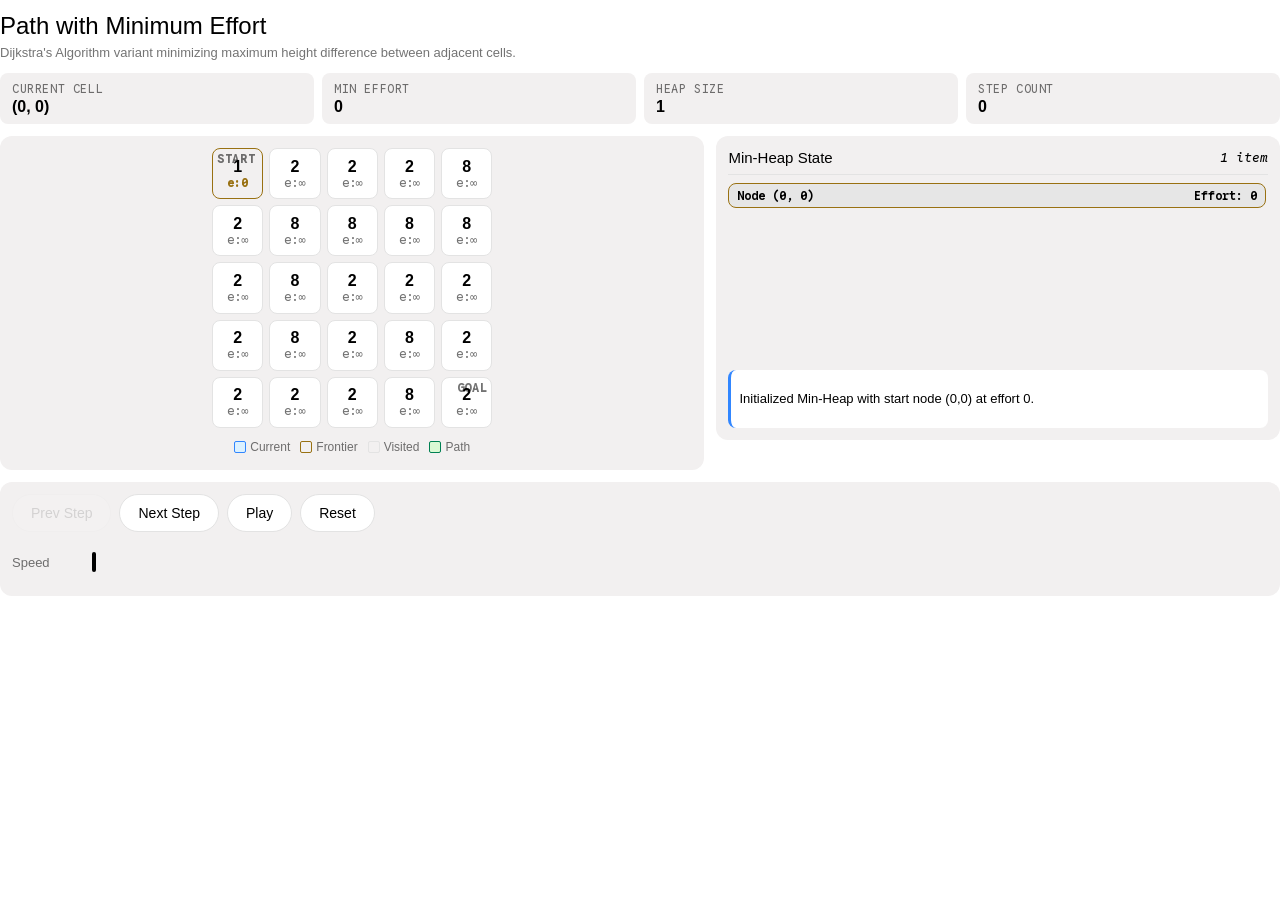
<file: static/html/interactive_visual_im_8ea874f4b7a3f10a.html>
<!DOCTYPE html>
<html lang="en">
<head>
<style id="lumi-runtime">
/* luminous.css */
/*
 * Luminous runtime stylesheet — injected once into every generated widget's
 * <head> by the C++ widget agent (id="lumi-runtime"). Single Source of Truth
 * for ALL design tokens and pre-baked .lumi-* component classes. The SI prompts
 * (design.md / html_generation.jinja2 / chart.jinja2) must NOT re-declare these
 * tokens or component CSS; they only reference them.
 *
 * Sections:
 *   1. Web fonts (Google Sans Flex + Google Sans Code)
 *   2. Light token :root (from previewer tokens.css, verbatim)
 *   3. Dark token overrides — REMAPPED to :root so canvas/D3 readers of
 *      getComputedStyle(document.documentElement) resolve dark values (D3).
 *   4. Short diagram/chart aliases (bridge legacy --surface / --chart-N names).
 *   5. In-scope pre-baked .lumi-* component classes.
 */

/* ============================================================
 * 1. WEB FONTS  (Google Sans Flex + Google Sans Code only)
 *    Material Symbols Outlined is intentionally NOT loaded: no in-scope
 *    .lumi-* control has a functional CSS glyph dependency on it, and the
 *    icon ban forbids decorative icons (Decision D2).
 * ============================================================ */
@import url('https://fonts.googleapis.com/css2?family=Google+Sans+Flex:ital,wght@0,300..700;1,300..700&family=Google+Sans+Code:ital,wght,MONO@0,300..700,0..1;1,300..700,0..1&display=swap');

/* ============================================================
 * 2. LIGHT TOKENS (:root)
 * ============================================================ */
:root {
  --body-bg: transparent;
  --ff-sans: 'Google Sans Flex', 'Google Sans Text', 'Google Sans', sans-serif;
  --ff-mono: 'Google Sans Code', 'Google Sans Mono', monospace;

  --lumi-sys-spacing--xxs: 2px;
  --lumi-sys-spacing--xs: 4px;
  --lumi-sys-spacing--s: 8px;
  --lumi-sys-spacing--m: 12px;
  --lumi-sys-spacing--l: 16px;
  --lumi-sys-spacing--xl: 20px;
  --lumi-sys-spacing--xxl: 24px;
  --lumi-sys-spacing--3xl: 28px;
  --lumi-sys-spacing--4xl: 36px;

  --lumi-sys-shape--none: 0px;
  --lumi-sys-shape--extra-small: 4px;
  --lumi-sys-shape--small: 8px;
  --lumi-sys-shape--medium: 12px;
  --lumi-sys-shape--large: 16px;
  --lumi-sys-shape--large-increased: 20px;
  --lumi-sys-shape--large-max: 24px;
  --lumi-sys-shape--xl: 28px;
  --lumi-sys-shape--xl-increased: 32px;
  --lumi-sys-shape--xl-max: 40px;
  --lumi-sys-shape--xxl: 48px;
  --lumi-sys-shape--xxl-increased: 56px;
  --lumi-sys-shape--full: 999px;

  --lumi-sys-elevation--level1: 0 0 20px 0 rgba(0, 0, 0, 0.04);
  --lumi-sys-elevation--level2: 0 0 20px 0 rgba(0, 0, 0, 0.11);

  --lumi-sys-color--surface: #fdfcfc;
  --lumi-sys-color--surface-dim: #f2f0f0;
  --lumi-sys-color--surface-bright: #ffffff;
  --lumi-sys-color--surface-background: #fdfcfc;
  --lumi-sys-color--surface-accent: #9dd2ff;
  --lumi-sys-color--surface-container: #f2f0f0;
  --lumi-sys-color--surface-container-high: #e6e6e6;
  --lumi-sys-color--surface-translucent: rgba(255, 255, 255, 0.88);
  --lumi-sys-color--on-surface: #000000;
  --lumi-sys-color--on-surface-default: #000000;
  --lumi-sys-color--on-surface-variant: rgba(0, 0, 0, 0.55);
  --lumi-sys-color--on-surface-de-emphasis: rgba(0, 0, 0, 0.55);
  --lumi-sys-color--on-surface-low: rgba(0, 0, 0, 0.08);
  --lumi-sys-color--positive: #008052;
  --lumi-sys-color--positive-container: #daf9d4;
  --lumi-sys-color--on-positive-container: #009954;
  --lumi-sys-color--error: #de2d29;
  --lumi-sys-color--error-container: #ffdeec;
  --lumi-sys-color--on-error-container: #de2d29;
  --lumi-sys-color--accent: #9dd2ff;
  --lumi-sys-color--accent-container: #dcf1ff;
  --lumi-sys-color--accent-fixed: #3186ff;
  --lumi-sys-color--primary: #3186ff;
  --lumi-sys-color--on-primary: #ffffff;
  --lumi-sys-color--black: #000000;
  --lumi-sys-color--white: #ffffff;
  --lumi-sys-color--outline: #727676;
  --lumi-sys-color--stroke-default: #e3e3e3;

  --lumi-sys-opacity-state--hover: 0.08;
  --lumi-sys-opacity-state--focus: 0.08;
  --lumi-sys-opacity-state--pressed: 0.12;
  --lumi-sys-opacity-state--disabled: 0.12;
  --lumi-sys-opacity-state--disabled-label: 0.38;

  --lumi-sys-color--code-background: #000000;
  --lumi-sys-color--code-primary-text: #ffffff;
  --lumi-sys-color--code-blue-text: #4fa0ff;
  --lumi-sys-color--code-green-text: #60d673;
  --lumi-sys-color--code-grey-text: #808080;
  --lumi-sys-color--code-pink-text: #ff96da;
  --lumi-sys-color--code-purple-text: #969dff;
  --lumi-sys-color--code-red-text: #ff5a59;
  --lumi-sys-color--code-yellow-text: #ffdb0f;

  --lumi-sys-color--chart-series-1: #2575fc;
  --lumi-sys-color--chart-series-2: #5b6e9e;
  --lumi-sys-color--chart-series-3: #228a49;
  --lumi-sys-color--chart-series-4: #62991b;
  --lumi-sys-color--chart-series-5: #1e564d;
  --lumi-sys-color--chart-series-6: #526a45;
  --lumi-sys-color--chart-series-7: #2780c4;
  --lumi-sys-color--chart-series-8: #997112;
  --lumi-sys-color--chart-series-9: #705ec2;
  --lumi-sys-color--chart-series-10: #c84288;
}

/* ============================================================
 * 3. DARK TOKENS  (REMAPPED to :root — Decision D3)
 *    Canvas / Chart.js / D3 read getComputedStyle(document.documentElement);
 *    the theme-sync listener sets data-theme="dark" on <html>, so dark values
 *    MUST live on :root (not scoped to body) to prevent black-chart regressions.
 * ============================================================ */
:root[data-theme="dark"],
body.dark-mode,
:root[data-theme="dark"] body {
  --body-bg: #0f0f0f;
  --lumi-sys-elevation--level1: 0 0 20px 0 rgba(0, 0, 0, 0.28);
  --lumi-sys-elevation--level2: 0 0 20px 0 rgba(0, 0, 0, 0.40);

  --lumi-sys-color--surface: #0f0f0f;
  --lumi-sys-color--surface-dim: #141414;
  --lumi-sys-color--surface-bright: #1c1c1c;
  --lumi-sys-color--surface-background: #0f0f0f;
  --lumi-sys-color--surface-accent: #14204f;
  --lumi-sys-color--surface-container: #141414;
  --lumi-sys-color--surface-container-high: #1c1c1c;
  --lumi-sys-color--surface-translucent: rgba(24, 24, 27, 0.88);
  --lumi-sys-color--on-surface: #e0e0e0;
  --lumi-sys-color--on-surface-default: #e0e0e0;
  --lumi-sys-color--on-surface-variant: rgba(255, 255, 255, 0.55);
  --lumi-sys-color--on-surface-de-emphasis: rgba(255, 255, 255, 0.55);
  --lumi-sys-color--on-surface-low: rgba(255, 255, 255, 0.12);
  --lumi-sys-color--positive: #0ebc5f;
  --lumi-sys-color--positive-container: #002220;
  --lumi-sys-color--on-positive-container: #0ebc5f;
  --lumi-sys-color--error: #ff4c45;
  --lumi-sys-color--error-container: #3c0202;
  --lumi-sys-color--on-error-container: #ff4c45;
  --lumi-sys-color--accent: #1f3b9b;
  --lumi-sys-color--accent-container: #192967;
  --lumi-sys-color--accent-fixed: #3186ff;
  --lumi-sys-color--primary: #9dd2ff;
  --lumi-sys-color--on-primary: #192967;
  --lumi-sys-color--black: #000000;
  --lumi-sys-color--white: #ffffff;
  --lumi-sys-color--outline: #9a9b9c;
  --lumi-sys-color--stroke-default: #2d2f38;

  --lumi-sys-color--code-background: #141414;
  --lumi-sys-color--code-primary-text: #ffffff;
  --lumi-sys-color--code-blue-text: #4fa0ff;
  --lumi-sys-color--code-green-text: #60d673;
  --lumi-sys-color--code-grey-text: #808080;
  --lumi-sys-color--code-pink-text: #ff96da;
  --lumi-sys-color--code-purple-text: #969dff;
  --lumi-sys-color--code-red-text: #ff5a59;
  --lumi-sys-color--code-yellow-text: #ffdb0f;

  --lumi-sys-color--chart-series-1: #9dd2ff;
  --lumi-sys-color--chart-series-2: #96a7d6;
  --lumi-sys-color--chart-series-3: #50e389;
  --lumi-sys-color--chart-series-4: #c8f585;
  --lumi-sys-color--chart-series-5: #f5f2e6;
  --lumi-sys-color--chart-series-6: #dcd8c0;
  --lumi-sys-color--chart-series-7: #82c7ff;
  --lumi-sys-color--chart-series-8: #f5d77f;
  --lumi-sys-color--chart-series-9: #d9ceff;
  --lumi-sys-color--chart-series-10: #ffa6d7;
}

/* ============================================================
 * 3b. OS-LEVEL DARK FALLBACK  (prefers-color-scheme)
 *     A prior refactor introduced this stylesheet and moved the dark tokens onto
 *     :root[data-theme="dark"], but dropped the @media (prefers-color-scheme:
 *     dark) trigger that widgets previously carried in their own <style>.
 *     Inline widgets whose host sends no set-theme / data-theme message therefore
 *     stayed on the light --surface (#fdfcfc), rendering white in dark mode.
 *     Re-apply the dark values on OS dark; an explicit host data-theme="light"
 *     still opts back to light. Keep in sync with the :root[data-theme="dark"]
 *     block above.
 * ============================================================ */
@media (prefers-color-scheme: dark) {
  :root:not([data-theme="light"]) {
    --body-bg: #0f0f0f;
    --lumi-sys-elevation--level1: 0 0 20px 0 rgba(0, 0, 0, 0.28);
    --lumi-sys-elevation--level2: 0 0 20px 0 rgba(0, 0, 0, 0.40);

    --lumi-sys-color--surface: #0f0f0f;
    --lumi-sys-color--surface-dim: #141414;
    --lumi-sys-color--surface-bright: #1c1c1c;
    --lumi-sys-color--surface-background: #0f0f0f;
    --lumi-sys-color--surface-accent: #14204f;
    --lumi-sys-color--surface-container: #141414;
    --lumi-sys-color--surface-container-high: #1c1c1c;
    --lumi-sys-color--surface-translucent: rgba(24, 24, 27, 0.88);
    --lumi-sys-color--on-surface: #e0e0e0;
    --lumi-sys-color--on-surface-default: #e0e0e0;
    --lumi-sys-color--on-surface-variant: rgba(255, 255, 255, 0.55);
    --lumi-sys-color--on-surface-de-emphasis: rgba(255, 255, 255, 0.55);
    --lumi-sys-color--on-surface-low: rgba(255, 255, 255, 0.12);
    --lumi-sys-color--positive: #0ebc5f;
    --lumi-sys-color--positive-container: #002220;
    --lumi-sys-color--on-positive-container: #0ebc5f;
    --lumi-sys-color--error: #ff4c45;
    --lumi-sys-color--error-container: #3c0202;
    --lumi-sys-color--on-error-container: #ff4c45;
    --lumi-sys-color--accent: #1f3b9b;
    --lumi-sys-color--accent-container: #192967;
    --lumi-sys-color--accent-fixed: #3186ff;
    --lumi-sys-color--primary: #9dd2ff;
    --lumi-sys-color--on-primary: #192967;
    --lumi-sys-color--black: #000000;
    --lumi-sys-color--white: #ffffff;
    --lumi-sys-color--outline: #9a9b9c;
    --lumi-sys-color--stroke-default: #2d2f38;

    --lumi-sys-color--code-background: #141414;
    --lumi-sys-color--code-primary-text: #ffffff;
    --lumi-sys-color--code-blue-text: #4fa0ff;
    --lumi-sys-color--code-green-text: #60d673;
    --lumi-sys-color--code-grey-text: #808080;
    --lumi-sys-color--code-pink-text: #ff96da;
    --lumi-sys-color--code-purple-text: #969dff;
    --lumi-sys-color--code-red-text: #ff5a59;
    --lumi-sys-color--code-yellow-text: #ffdb0f;

    --lumi-sys-color--chart-series-1: #9dd2ff;
    --lumi-sys-color--chart-series-2: #96a7d6;
    --lumi-sys-color--chart-series-3: #50e389;
    --lumi-sys-color--chart-series-4: #c8f585;
    --lumi-sys-color--chart-series-5: #f5f2e6;
    --lumi-sys-color--chart-series-6: #dcd8c0;
    --lumi-sys-color--chart-series-7: #82c7ff;
    --lumi-sys-color--chart-series-8: #f5d77f;
    --lumi-sys-color--chart-series-9: #d9ceff;
    --lumi-sys-color--chart-series-10: #ffa6d7;
  }
}

/* ============================================================
 * 4. SHORT DIAGRAM / CHART ALIASES
 *    Legacy diagram.md and chart.jinja2 reference short names such as
 *    --surface, --on-surface, --chart-1..10, --primary, --r-full. These MUST
 *    resolve to the canonical --lumi-sys-color--* tokens (which flip in dark
 *    mode) — otherwise every diagram var() falls back to black (historical
 *    mass-regression bug #4). Light-hex fallbacks are a last resort only.
 * ============================================================ */
:root {
  /* surfaces */
  --surface: var(--lumi-sys-color--surface, #fdfcfc);
  --surface-dim: var(--lumi-sys-color--surface-dim, #f2f0f0);
  --surface-bright: var(--lumi-sys-color--surface-bright, #ffffff);
  --surface-container: var(--lumi-sys-color--surface-container, #f2f0f0);
  --surface-container-high: var(--lumi-sys-color--surface-container-high, #e6e6e6);
  --surface-container-lowest: var(--lumi-sys-color--surface, #ffffff);
  --surface-accent: var(--lumi-sys-color--surface-accent, #9dd2ff);
  --surface-translucent: var(--lumi-sys-color--surface-translucent, rgba(255, 255, 255, 0.88));
  --surface-glass: var(--lumi-sys-color--surface-translucent, rgba(255, 255, 255, 0.88));
  /* foreground */
  --on-surface: var(--lumi-sys-color--on-surface, #000000);
  --on-surface-variant: var(--lumi-sys-color--on-surface-variant, rgba(0, 0, 0, 0.55));
  --on-surface-low: var(--lumi-sys-color--on-surface-low, rgba(0, 0, 0, 0.08));
  /* accents / brand */
  --primary: var(--lumi-sys-color--primary, #3186ff);
  --primary-container: var(--lumi-sys-color--accent-container, #dcf1ff);
  --accent: var(--lumi-sys-color--accent, #9dd2ff);
  --accent-container: var(--lumi-sys-color--accent-container, #dcf1ff);
  --accent-fixed: var(--lumi-sys-color--accent-fixed, #3186ff);
  /* status */
  --positive: var(--lumi-sys-color--positive, #008052);
  --positive-container: var(--lumi-sys-color--positive-container, #daf9d4);
  --error: var(--lumi-sys-color--error, #de2d29);
  --error-container: var(--lumi-sys-color--error-container, #ffdeec);
  /* structure */
  --outline: var(--lumi-sys-color--outline, #727676);
  --stroke-default: var(--lumi-sys-color--stroke-default, #e3e3e3);
  /* chart series 1..10 */
  --chart-1: var(--lumi-sys-color--chart-series-1, #2575fc);
  --chart-2: var(--lumi-sys-color--chart-series-2, #5b6e9e);
  --chart-3: var(--lumi-sys-color--chart-series-3, #228a49);
  --chart-4: var(--lumi-sys-color--chart-series-4, #62991b);
  --chart-5: var(--lumi-sys-color--chart-series-5, #1e564d);
  --chart-6: var(--lumi-sys-color--chart-series-6, #526a45);
  --chart-7: var(--lumi-sys-color--chart-series-7, #2780c4);
  --chart-8: var(--lumi-sys-color--chart-series-8, #997112);
  --chart-9: var(--lumi-sys-color--chart-series-9, #705ec2);
  --chart-10: var(--lumi-sys-color--chart-series-10, #c84288);
  /* code palette */
  --code-background: var(--lumi-sys-color--code-background, #000000);
  --code-primary-text: var(--lumi-sys-color--code-primary-text, #ffffff);
  /* spacing shorthands */
  --spacing-xs: var(--lumi-sys-spacing--xs, 4px);
  --spacing-s: var(--lumi-sys-spacing--s, 8px);
  --spacing-m: var(--lumi-sys-spacing--m, 12px);
  --spacing-l: var(--lumi-sys-spacing--l, 16px);
  --spacing-xl: var(--lumi-sys-spacing--xl, 20px);
  /* radius shorthands */
  --r-s: var(--lumi-sys-shape--small, 8px);
  --r-m: var(--lumi-sys-shape--medium, 12px);
  --r-l: var(--lumi-sys-shape--large, 16px);
  --r-full: var(--lumi-sys-shape--full, 999px);
}

/* ============================================================
 * 5. IN-SCOPE PRE-BAKED COMPONENT CLASSES
 *    Interactive controls + simple display components only (Decision D5).
 *    Complex components (timeline, sequence, stepper, pros-cons, hero, HUD,
 *    hotspot, media grid) are intentionally excluded.
 * ============================================================ */

/* Global font rendering quality + themed surface backdrop.
 * background/color MUST be set here (SSoT) so the widget backdrop follows the
 * light/dark surface token deterministically. Without this, a widget whose
 * model-generated markup forgets `background: var(--surface)` on its root
 * container falls back to the browser-default white body, producing a broken
 * dark mode (light header/chart area behind a dark card). Regression source:
 * batch1 PB-A02 dark. */
html, body {
  background: var(--body-bg, transparent) !important;
  color: var(--on-surface) !important;
  /* Auto-resizing iframe: content grows the frame, never scrolls the document.
   * Model widgets already emit this; declared here as the SSoT default. */
  overflow-y: hidden;
  -webkit-font-smoothing: antialiased;
  -moz-osx-font-smoothing: grayscale;
  font-optical-sizing: auto;
  text-rendering: optimizeLegibility;
}

.widget-container {
  width: 100% !important;
  max-width: 100% !important;
  padding-inline: 0 !important;
  box-sizing: border-box;
}

/* ============================================================
 * SCROLLBAR DISCIPLINE (single source of truth)
 *   Long lists/cards flow and let the iframe auto-resize (see the C++
 *   NeutralizeInnerScroll pass, which removes accidental tiny scroll boxes).
 *   For LEGITIMATE overflow that remains (wide tables, code, pan-containers,
 *   large >=240px viewports) render a slim, theme-aware scrollbar.
 *   One token carries the correct light/dark contrast (the auto-flipped
 *   stroke token is too dark on #0f0f0f), referenced once = SSoT.
 * ============================================================ */
:root { --lumi-scrollbar-thumb: rgba(0, 0, 0, 0.20); }
:root[data-theme="dark"], body.dark-mode { --lumi-scrollbar-thumb: rgba(255, 255, 255, 0.20); }
@media (prefers-color-scheme: dark) {
  :root:not([data-theme="light"]) { --lumi-scrollbar-thumb: rgba(255, 255, 255, 0.20); }
}
* {
  scrollbar-width: thin;
  scrollbar-color: var(--lumi-scrollbar-thumb) transparent;
}
::-webkit-scrollbar { width: 6px; height: 6px; }
::-webkit-scrollbar-track { background: transparent; }
::-webkit-scrollbar-thumb {
  background-color: var(--lumi-scrollbar-thumb);
  border-radius: var(--lumi-sys-shape--full, 999px);
}

/* --- Buttons --- */
/* Universal button fallback (element specificity 0,0,1) — beats `* { padding: 0 }`
   author resets (0,0,0) while still yielding to any author class selector (0,1,0). */
button {
  appearance: none;
  -webkit-appearance: none;
  display: inline-flex;
  align-items: center;
  justify-content: center;
  gap: var(--lumi-sys-spacing--xs, 6px);
  min-height: 36px;
  padding: 6px 16px;
  font-family: var(--ff-sans, 'Google Sans Flex', 'Google Sans', sans-serif);
  font-size: 13px;
  font-weight: 500;
  line-height: 18px;
  color: var(--on-surface, #000000);
  background-color: var(--surface-bright, #ffffff);
  border: 1px solid var(--stroke-default, #e3e3e3);
  border-radius: var(--lumi-sys-shape--full, 999px);
  cursor: pointer;
  user-select: none;
  box-sizing: border-box;
  transition: background-color 0.15s, color 0.15s, border-color 0.15s;
}
button:hover {
  background-color: var(--surface-container-high, #e6e6e6);
}
button.active, button.is-active, button.selected, button.is-selected, button[aria-pressed="true"], button[aria-selected="true"] {
  background-color: var(--accent-container, #dcf1ff);
  color: var(--accent-fixed, #3186ff);
  border-color: transparent;
}

.lumi-btn, [class^="lumi-btn-"], [class*=" lumi-btn-"] { display: inline-flex; align-items: center; justify-content: center; gap: var(--lumi-sys-spacing--s, 8px); min-height: 40px; padding: 0px 20px; font-family: var(--ff-sans, 'Google Sans Flex', 'Google Sans', sans-serif); font-size: 14px; font-weight: 500; line-height: 20px; border-radius: var(--lumi-sys-shape--full, 999px); border: 1px solid var(--lumi-sys-color--stroke-default, #e3e3e3); cursor: pointer; user-select: none; transition: background-color 0.15s, color 0.15s, border-color 0.15s, box-shadow 0.15s, transform 0.1s; text-decoration: none; box-sizing: border-box; white-space: nowrap; }
.lumi-btn:active, .lumi-btn.is-pressed, [class^="lumi-btn-"]:active, [class*=" lumi-btn-"]:active { transform: scale(0.98); }
.lumi-btn--tonal, .lumi-btn-tonal, .lumi-btn--secondary, .lumi-btn-secondary, [class^="lumi-btn-"], [class*=" lumi-btn-"] { background-color: var(--lumi-sys-color--surface-bright, #ffffff); color: var(--lumi-sys-color--on-surface-default, #000000); }
.lumi-btn--tonal:hover, .lumi-btn-tonal:hover, .lumi-btn--secondary:hover, .lumi-btn-secondary:hover, [class^="lumi-btn-"]:hover, [class*=" lumi-btn-"]:hover { background-color: var(--lumi-sys-color--surface-container-high, #e6e6e6); }
.lumi-btn--accent, .lumi-btn-accent, .lumi-btn--primary, .lumi-btn-primary { background-color: var(--lumi-sys-color--accent, #9dd2ff); color: var(--lumi-sys-color--on-surface-default, #000000); border-color: transparent; }
.lumi-btn--accent:hover, .lumi-btn-accent:hover, .lumi-btn--primary:hover, .lumi-btn-primary:hover { background-color: var(--lumi-sys-color--accent-container, #dcf1ff); }
.lumi-btn--bright, .lumi-btn-bright { background-color: var(--lumi-sys-color--surface-bright, #ffffff); color: var(--lumi-sys-color--on-surface-default, #000000); border-color: var(--lumi-sys-color--stroke-default, #e3e3e3); box-shadow: none; }
.lumi-btn--bright:hover, .lumi-btn-bright:hover { background-color: var(--lumi-sys-color--surface-container-high, #e6e6e6); }
.lumi-btn--ghost, .lumi-btn-ghost, .lumi-btn--on-surface { background-color: var(--lumi-sys-color--on-surface-low, rgba(0, 0, 0, 0.04)); color: var(--lumi-sys-color--on-surface-default, #000000); border-color: transparent; }
.lumi-btn--ghost:hover, .lumi-btn-ghost:hover, .lumi-btn--on-surface:hover { background-color: var(--lumi-sys-color--on-surface-low, rgba(0, 0, 0, 0.08)); }
.lumi-btn--translucent { background-color: rgba(255, 255, 255, 0.25); backdrop-filter: blur(12px); color: var(--lumi-sys-color--on-surface-default, #000000); border-color: rgba(255, 255, 255, 0.3); }
.lumi-btn--translucent:hover { background-color: rgba(255, 255, 255, 0.35); }
.lumi-btn--small, .lumi-btn-small { min-height: 36px; padding: 0px 16px; font-size: 13px; line-height: 18px; gap: var(--lumi-sys-spacing--xs, 4px); }
.lumi-btn--xsmall, .lumi-btn-xsmall { min-height: 24px; padding: 0px 10px; font-size: 11px; line-height: 16px; gap: 4px; }
.lumi-btn:disabled, .lumi-btn.is-disabled, [class^="lumi-btn-"]:disabled, [class*=" lumi-btn-"]:disabled { opacity: var(--lumi-sys-opacity-state--disabled, 0.38); cursor: not-allowed; pointer-events: none; }
.lumi-btn.is-selected, .lumi-btn.selected, .lumi-btn.is-active, .lumi-btn.active, .lumi-btn[aria-pressed="true"], .lumi-btn[aria-selected="true"] { background-color: var(--lumi-sys-color--accent-container, #dcf1ff); color: var(--lumi-sys-color--on-surface-default, #000000); border-color: transparent; }
.lumi-btn.is-selected:hover, .lumi-btn.selected:hover, .lumi-btn.is-active:hover, .lumi-btn.active:hover, .lumi-btn[aria-pressed="true"]:hover, .lumi-btn[aria-selected="true"]:hover { background-color: var(--lumi-sys-color--accent, #9dd2ff); }

/* --- Switch --- */
.lumi-switch { display: inline-flex; align-items: center; gap: var(--lumi-sys-spacing--s, 8px); cursor: pointer; font-family: var(--ff-sans, 'Google Sans Flex', 'Google Sans', sans-serif); font-size: 15px; color: var(--lumi-sys-color--on-surface-default, #000000); user-select: none; }
.lumi-switch input[type="checkbox"] { position: absolute; opacity: 0; width: 0px; height: 0px; pointer-events: none; }
.lumi-switch__track { position: relative; display: inline-flex; align-items: center; width: 52px; height: 32px; background-color: var(--lumi-sys-color--surface-dim, #f2f0f0); border: 2px solid var(--lumi-sys-color--stroke-default, rgba(0, 0, 0, 0.12)); border-radius: var(--lumi-sys-shape--full, 999px); transition: background-color 0.2s, border-color 0.2s; flex-shrink: 0; box-sizing: border-box; }
.lumi-switch__thumb, .lumi-switch__track::after { content: ""; position: absolute; top: 50%; left: 6px; transform: translateY(-50%); width: 16px; height: 16px; border-radius: 50%; background-color: var(--lumi-sys-color--on-surface-variant, #757575); transition: 0.2s cubic-bezier(0.4, 0, 0.2, 1); display: flex; align-items: center; justify-content: center; box-sizing: border-box; }
.lumi-switch input[type="checkbox"]:checked + .lumi-switch__track { background-color: var(--lumi-sys-color--accent-fixed, #3186ff); border-color: transparent; }
.lumi-switch input[type="checkbox"]:checked + .lumi-switch__track .lumi-switch__thumb, .lumi-switch input[type="checkbox"]:checked + .lumi-switch__track::after { left: 22px; width: 24px; height: 24px; background-color: rgb(255, 255, 255); }
.lumi-switch input[type="checkbox"]:disabled + .lumi-switch__track { opacity: var(--lumi-sys-opacity-state--disabled, 0.38); cursor: not-allowed; }
.lumi-switch--small .lumi-switch__track, .lumi-switch--mini .lumi-switch__track { width: 32px; height: 20px; }
.lumi-switch--small .lumi-switch__thumb, .lumi-switch--small .lumi-switch__track::after, .lumi-switch--mini .lumi-switch__thumb, .lumi-switch--mini .lumi-switch__track::after { width: 12px; height: 12px; left: 2px; }
.lumi-switch--small input[type="checkbox"]:checked + .lumi-switch__track .lumi-switch__thumb, .lumi-switch--small input[type="checkbox"]:checked + .lumi-switch__track::after, .lumi-switch--mini input[type="checkbox"]:checked + .lumi-switch__track .lumi-switch__thumb, .lumi-switch--mini input[type="checkbox"]:checked + .lumi-switch__track::after { left: 12px; width: 16px; height: 16px; }

/* --- Checkbox --- */
.lumi-checkbox-label { display: inline-flex; align-items: center; gap: var(--lumi-sys-spacing--s, 8px); cursor: pointer; font-family: var(--ff-sans, 'Google Sans Flex', 'Google Sans', sans-serif); font-size: 15px; color: var(--lumi-sys-color--on-surface-default, #000000); user-select: none; }
.lumi-checkbox-label input[type="checkbox"] { position: absolute; opacity: 0; width: 0px; height: 0px; pointer-events: none; }
.lumi-checkbox { position: relative; width: 24px; height: 24px; border-radius: var(--lumi-sys-shape--small, 8px); border: 2px solid var(--lumi-sys-color--on-surface-variant, rgba(0, 0, 0, 0.55)); background-color: transparent; transition: background-color 0.15s, border-color 0.15s, box-shadow 0.15s; display: flex; align-items: center; justify-content: center; flex-shrink: 0; box-sizing: border-box; }
.lumi-checkbox-label:hover .lumi-checkbox { background-color: var(--lumi-sys-color--on-surface-low, rgba(0, 0, 0, 0.04)); border-color: var(--lumi-sys-color--on-surface-default, #000000); }
.lumi-checkbox-label input[type="checkbox"]:checked ~ .lumi-checkbox, .lumi-checkbox-label input[type="checkbox"]:indeterminate ~ .lumi-checkbox, .lumi-checkbox.is-indeterminate { background-color: var(--lumi-sys-color--on-surface-default, #000000); border-color: transparent; }
.lumi-checkbox .lumi-checkmark { font-size: 18px; line-height: 1; color: var(--lumi-sys-color--surface, #ffffff); fill: var(--lumi-sys-color--surface, #ffffff); display: none; user-select: none; }
.lumi-checkbox-label input[type="checkbox"]:checked ~ .lumi-checkbox .lumi-checkmark, .lumi-checkbox-label input[type="checkbox"]:checked ~ .lumi-checkbox .lumi-checkbox__check { display: block; }
.lumi-checkbox-label input[type="checkbox"]:indeterminate ~ .lumi-checkbox .lumi-checkbox__indeterminate, .lumi-checkbox.is-indeterminate .lumi-checkbox__indeterminate { display: block; }
.lumi-checkbox-label input[type="checkbox"]:disabled ~ .lumi-checkbox, .lumi-checkbox-label input[type="checkbox"]:disabled ~ span { opacity: var(--lumi-sys-opacity-state--disabled, 0.38); cursor: not-allowed; }

/* --- Slider --- */
.lumi-slider-container { display: flex; align-items: center; gap: var(--lumi-sys-spacing--m, 16px); width: 100%; }
.lumi-slider-row { display: flex; flex-direction: column; gap: var(--lumi-sys-spacing--xs, 4px); width: 100%; }
.lumi-slider-label { font-family: var(--ff-sans, 'Google Sans Flex', 'Google Sans', sans-serif); font-size: 15px; font-weight: 400; color: var(--lumi-sys-color--on-surface-default, #000000); white-space: nowrap; overflow: hidden; text-overflow: ellipsis; }
.lumi-slider { appearance: none; width: calc(100% + 28px); margin-left: -14px; margin-right: -14px; height: 40px; background: transparent; cursor: pointer; box-sizing: border-box; }
.lumi-slider:focus { outline: none; }
.lumi-slider::-webkit-slider-runnable-track { height: 4px; --thumb-center: calc(14px + (100% - 28px) * (var(--progress, 50%) / 100%)); --active-end: calc(var(--thumb-center) - 8px + (var(--progress, 50%) / 100%) * 6px); background-image: radial-gradient(circle at calc(100% - 18px) center, var(--lumi-sys-color--on-surface-variant, #757575) 2px, transparent 2.5px), linear-gradient( to right, transparent 0, transparent 14px, var(--lumi-sys-color--on-surface-default, #000000) 14px, var(--lumi-sys-color--on-surface-default, #000000) var(--active-end), transparent var(--active-end), transparent calc(var(--thumb-center) + 8px), var(--lumi-sys-color--stroke-default, rgba(0, 0, 0, 0.12)) calc(var(--thumb-center) + 8px), var(--lumi-sys-color--stroke-default, rgba(0, 0, 0, 0.12)) calc(100% - 16px), transparent calc(100% - 16px), transparent 100% ); border-radius: var(--lumi-sys-shape--full, 999px); border-width: medium; border-style: none; border-color: currentcolor; border-image: none; }
.lumi-slider::-webkit-slider-thumb { appearance: none; width: 32px; height: 32px; border-radius: 50%; background-color: transparent; background-image: url("data:image/svg+xml,%3Csvg xmlns='http://www.w3.org/2000/svg' width='32' height='32' viewBox='0 0 32 32'%3E%3Crect x='14' y='6' width='4' height='20' rx='2' fill='%23000000'/%3E%3C/svg%3E"); background-size: 32px 32px; background-repeat: no-repeat; background-position: center center; border-width: medium; border-style: none; border-color: currentcolor; border-image: none; box-sizing: border-box; margin-top: -14px; cursor: pointer; transition: background-color 0.15s; }
.lumi-slider:hover::-webkit-slider-thumb { background-color: var(--lumi-sys-color--on-surface-low, rgba(0, 0, 0, 0.08)); }
.lumi-slider:active::-webkit-slider-thumb { background-color: var(--lumi-sys-color--on-surface-low, rgba(0, 0, 0, 0.12)); }
.lumi-slider:disabled { opacity: var(--lumi-sys-opacity-state--disabled, 0.38); cursor: not-allowed; }
.lumi-slider:disabled::-webkit-slider-thumb { cursor: not-allowed; box-shadow: none; }
.lumi-slider-value { display: flex; align-items: center; justify-content: center; min-width: 64px; height: 40px; padding: 0px 12px; background-color: var(--lumi-sys-color--surface-dim, #f2f0f0); border-radius: var(--lumi-sys-shape--medium, 16px); font-family: var(--ff-mono, 'Google Sans Code', 'Google Sans Mono', monospace); font-size: 15px; font-weight: 400; color: var(--lumi-sys-color--on-surface-default, #000000); flex-shrink: 0; box-sizing: border-box; }

/* --- Text input --- */
.lumi-input-group { display: flex; flex-direction: column; gap: var(--lumi-sys-spacing--xs, 4px); width: 100%; }
.lumi-input-label { font-family: var(--ff-sans, 'Google Sans Flex', 'Google Sans', sans-serif); font-size: 14px; font-weight: 500; line-height: 20px; color: var(--lumi-sys-color--on-surface-default, #000000); }
.lumi-input { appearance: none; width: 100%; min-height: 48px; padding: 0px 16px; font-family: var(--ff-sans, 'Google Sans Flex', 'Google Sans', sans-serif); font-size: 15px; font-weight: 400; line-height: 22px; color: var(--lumi-sys-color--on-surface-default, #000000); background-color: var(--lumi-sys-color--surface-bright, #ffffff); border: 1px solid var(--lumi-sys-color--stroke-default, rgba(0, 0, 0, 0.12)); border-radius: var(--lumi-sys-shape--large, 16px); background-clip: padding-box; outline: none; box-sizing: border-box; transition: border-color 0.15s, box-shadow 0.15s, background-color 0.15s; }
.lumi-input::placeholder { color: var(--lumi-sys-color--on-surface-variant, rgba(0, 0, 0, 0.55)); opacity: 0.7; }
.lumi-input:hover { border-color: var(--lumi-sys-color--on-surface-default, #000000); }
.lumi-input:focus, .lumi-input:focus-visible { border-color: var(--lumi-sys-color--accent-fixed, #3186ff); box-shadow: 0 0 0 2px var(--lumi-sys-color--accent-container, rgba(49, 134, 255, 0.25)); }
textarea.lumi-input, .lumi-input--area { min-height: 100px; padding: 12px 16px; resize: vertical; line-height: 22px; }
.lumi-input.is-error, .lumi-input-group.is-error .lumi-input { border-color: var(--lumi-sys-color--error, #ff4c45); }
.lumi-input-helper { font-family: var(--ff-sans, 'Google Sans Flex', 'Google Sans', sans-serif); font-size: 12px; line-height: 16px; color: var(--lumi-sys-color--on-surface-variant, rgba(0, 0, 0, 0.55)); }
.lumi-input-group.is-error .lumi-input-helper, .lumi-input-helper--error { color: var(--lumi-sys-color--error, #ff4c45); }
.lumi-input:disabled, .lumi-input.is-disabled { opacity: var(--lumi-sys-opacity-state--disabled, 0.38); background-color: var(--lumi-sys-color--surface-dim, #f2f0f0); cursor: not-allowed; }

/* --- Focus ring --- */
:focus-visible { outline: 2px solid var(--lumi-sys-color--on-surface-default, #000000) !important; outline-offset: 2px !important; box-shadow: none !important; }
.lumi-btn:focus-visible, .lumi-switch input[type="checkbox"]:focus-visible + .lumi-switch__track, .lumi-checkbox-label input[type="checkbox"]:focus-visible ~ .lumi-checkbox, .lumi-slider:focus-visible::-webkit-slider-thumb, .lumi-input:focus-visible { outline: 2px solid var(--lumi-sys-color--on-surface-default, #000000); outline-offset: 2px; box-shadow: none; }

/* --- Typography: Display / Headline / Body / Label --- */
.lumi-display-l { font-family: var(--ff-sans, 'Google Sans Flex', sans-serif); font-size: 42px; line-height: 48px; font-weight: 280; font-variation-settings: "wght" 280, "wdth" 100, "opsz" 42, "ROND" 100; }
.lumi-display-l-emphasized { font-family: var(--ff-sans, 'Google Sans Flex', sans-serif); font-size: 42px; line-height: 48px; font-weight: 450; font-variation-settings: "wght" 450, "wdth" 100, "opsz" 42, "ROND" 100; }
.lumi-display-m { font-family: var(--ff-sans, 'Google Sans Flex', sans-serif); font-size: 36px; line-height: 44px; font-weight: 320; font-variation-settings: "wght" 320, "wdth" 100, "opsz" 36, "ROND" 100; }
.lumi-display-m-emphasized { font-family: var(--ff-sans, 'Google Sans Flex', sans-serif); font-size: 36px; line-height: 44px; font-weight: 480; font-variation-settings: "wght" 480, "wdth" 100, "opsz" 36, "ROND" 100; }
.lumi-display-s { font-family: var(--ff-sans, 'Google Sans Flex', sans-serif); font-size: 32px; line-height: 38px; font-weight: 360; font-variation-settings: "wght" 360, "wdth" 100, "opsz" 32, "ROND" 100; }
.lumi-display-s-emphasized { font-family: var(--ff-sans, 'Google Sans Flex', sans-serif); font-size: 32px; line-height: 38px; font-weight: 500; font-variation-settings: "wght" 500, "wdth" 100, "opsz" 32, "ROND" 100; }
.lumi-headline-l { font-family: var(--ff-sans, 'Google Sans Flex', sans-serif); font-size: 28px; line-height: 36px; font-weight: 350; font-variation-settings: "wght" 350, "wdth" 100, "opsz" 28, "ROND" 20; }
.lumi-headline-l-emphasized { font-family: var(--ff-sans, 'Google Sans Flex', sans-serif); font-size: 28px; line-height: 36px; font-weight: 520; font-variation-settings: "wght" 520, "wdth" 100, "opsz" 28, "ROND" 20; }
.lumi-headline-m { font-family: var(--ff-sans, 'Google Sans Flex', sans-serif); font-size: 24px; line-height: 28px; font-weight: 380; font-variation-settings: "wght" 380, "wdth" 100, "opsz" 24, "ROND" 20; }
.lumi-headline-m-emphasized { font-family: var(--ff-sans, 'Google Sans Flex', sans-serif); font-size: 24px; line-height: 28px; font-weight: 540; font-variation-settings: "wght" 540, "wdth" 100, "opsz" 24, "ROND" 20; }
.lumi-headline-s { font-family: var(--ff-sans, 'Google Sans Flex', sans-serif); font-size: 20px; line-height: 24px; font-weight: 470; font-variation-settings: "wght" 470, "wdth" 94, "opsz" 20, "ROND" 20; }
.lumi-headline-s-emphasized { font-family: var(--ff-sans, 'Google Sans Flex', sans-serif); font-size: 20px; line-height: 24px; font-weight: 580; font-variation-settings: "wght" 580, "wdth" 94, "opsz" 20, "ROND" 20; }
.lumi-body-l { font-family: var(--ff-sans, 'Google Sans Flex', sans-serif); font-size: 17px; line-height: 24px; font-weight: 400; font-variation-settings: "wght" 400, "wdth" 92, "opsz" 17; }
.lumi-body-l-emphasized { font-family: var(--ff-sans, 'Google Sans Flex', sans-serif); font-size: 17px; line-height: 24px; font-weight: 540; font-variation-settings: "wght" 540, "wdth" 92, "opsz" 17; font-variant-numeric: tabular-nums; }
.lumi-body-m { font-family: var(--ff-sans, 'Google Sans Flex', sans-serif); font-size: 15px; line-height: 20px; font-weight: 400; font-variation-settings: "wght" 400, "wdth" 92, "opsz" 15; }
.lumi-body-m-emphasized { font-family: var(--ff-sans, 'Google Sans Flex', sans-serif); font-size: 15px; line-height: 20px; font-weight: 540; font-variation-settings: "wght" 540, "wdth" 92, "opsz" 15; font-variant-numeric: tabular-nums; }
.lumi-body-s { font-family: var(--ff-sans, 'Google Sans Flex', sans-serif); font-size: 13px; line-height: 17px; font-weight: 400; font-variation-settings: "wght" 400, "wdth" 92, "opsz" 13; }
.lumi-body-s-emphasized { font-family: var(--ff-sans, 'Google Sans Flex', sans-serif); font-size: 13px; line-height: 17px; font-weight: 540; font-variation-settings: "wght" 540, "wdth" 92, "opsz" 13; font-variant-numeric: tabular-nums; }
.lumi-label-l { font-family: var(--ff-sans, 'Google Sans Flex', sans-serif); font-size: 17px; line-height: 24px; font-weight: 370; font-variation-settings: "wght" 370, "wdth" 92, "opsz" 17; }
.lumi-label-l-emphasized { font-family: var(--ff-sans, 'Google Sans Flex', sans-serif); font-size: 17px; line-height: 24px; font-weight: 510; font-variation-settings: "wght" 510, "wdth" 92, "opsz" 17; }
.lumi-label-m { font-family: var(--ff-sans, 'Google Sans Flex', sans-serif); font-size: 15px; line-height: 20px; font-weight: 370; font-variation-settings: "wght" 370, "wdth" 92, "opsz" 15; }
.lumi-label-m-emphasized { font-family: var(--ff-sans, 'Google Sans Flex', sans-serif); font-size: 15px; line-height: 20px; font-weight: 510; font-variation-settings: "wght" 510, "wdth" 92, "opsz" 15; }
.lumi-label-s { font-family: var(--ff-sans, 'Google Sans Flex', sans-serif); font-size: 13px; line-height: 20px; font-weight: 370; font-variation-settings: "wght" 370, "wdth" 92, "opsz" 13; }
.lumi-label-s-emphasized { font-family: var(--ff-sans, 'Google Sans Flex', sans-serif); font-size: 13px; line-height: 20px; font-weight: 510; font-variation-settings: "wght" 510, "wdth" 92, "opsz" 13; }

/* --- Typography: Monospace / Extended (Google Sans Code) --- */
.lumi-blockquote { font-family: var(--ff-mono, 'Google Sans Code', monospace); font-style: italic; font-size: 22px; line-height: 30px; font-weight: 300; font-variation-settings: "wght" 300, "opsz" 22, "MONO" 0; }
.lumi-takeaway { font-family: var(--ff-mono, 'Google Sans Code', monospace); font-style: italic; font-size: 17px; line-height: 24px; font-weight: 400; font-variation-settings: "wght" 400, "opsz" 17, "MONO" 0; }
.lumi-caption { font-family: var(--ff-mono, 'Google Sans Code', monospace); font-style: italic; font-size: 13px; line-height: 20px; font-weight: 400; font-variation-settings: "wght" 400, "opsz" 13, "MONO" 0; }
.lumi-code { font-family: var(--ff-mono, 'Google Sans Code', monospace); font-size: 15px; line-height: 20px; font-weight: 400; font-variation-settings: "wght" 400, "MONO" 1; }
.lumi-bullet { font-family: var(--ff-mono, 'Google Sans Code', monospace); font-size: 15px; line-height: 24px; font-weight: 650; font-variation-settings: "wght" 650, "MONO" 1; }

/* --- Cards & attribution --- */
.lumi-summary-card { padding: var(--lumi-sys-spacing--l, 16px); background-color: var(--lumi-sys-color--surface-container, #f2f0f0); border-radius: var(--lumi-sys-shape--medium, 12px); color: var(--lumi-sys-color--on-surface-default, #000000); font-family: var(--ff-sans, 'Google Sans Flex', sans-serif); font-size: 15px; line-height: 20px; box-sizing: border-box; }
.lumi-link-card { display: flex; align-items: center; justify-content: space-between; padding: var(--lumi-sys-spacing--l, 16px); background-color: var(--lumi-sys-color--surface-container, #f2f0f0); border-radius: var(--lumi-sys-shape--medium, 12px); text-decoration: none; color: var(--lumi-sys-color--on-surface-default, #000000); transition: background-color 0.15s; box-sizing: border-box; }
.lumi-link-card:hover { background-color: var(--lumi-sys-color--surface-container-high, #e6e6e6); }
.lumi-attribution-buffer { margin-top: var(--lumi-sys-spacing--xxl, 24px); font-family: var(--ff-sans, 'Google Sans Flex', sans-serif); font-size: 13px; color: var(--lumi-sys-color--on-surface-de-emphasis, rgba(0, 0, 0, 0.55)); }
.lumi-card { background-color: var(--lumi-sys-color--surface-dim, #f2f0f0); border-radius: var(--lumi-sys-shape--large-max, 24px); padding: var(--lumi-sys-spacing--3xl, 28px); display: flex; flex-direction: column; gap: var(--lumi-sys-spacing--s, 8px); width: 100%; box-sizing: border-box; }
.lumi-card-title { font-family: var(--ff-sans, 'Google Sans Flex', sans-serif); font-size: 20px; font-weight: 500; font-variation-settings: "wght" 470, "wdth" 94, "opsz" 20; color: var(--lumi-sys-color--on-surface, #000000); margin: 0px; }
.lumi-card-subtitle { font-family: var(--ff-sans, 'Google Sans Flex', sans-serif); font-size: 13px; font-weight: 400; font-variation-settings: "wght" 400, "wdth" 92, "opsz" 13; color: var(--lumi-sys-color--on-surface-variant, rgba(0, 0, 0, 0.55)); margin: 0px; }
.lumi-card-body { font-family: var(--ff-sans, 'Google Sans Flex', sans-serif); font-size: 15px; font-weight: 400; font-variation-settings: "wght" 400, "wdth" 92, "opsz" 15; color: var(--lumi-sys-color--on-surface, #000000); margin: var(--lumi-sys-spacing--xs, 4px) 0 0 0; }
.lumi-overlay-card { background-color: var(--surface-translucent, rgba(255, 255, 255, 0.88)); backdrop-filter: blur(12px); -webkit-backdrop-filter: blur(12px); border: 1px solid var(--stroke-default); border-radius: var(--lumi-sys-shape--medium, 12px); padding: var(--lumi-sys-spacing--m, 12px) var(--lumi-sys-spacing--l, 16px); color: var(--on-surface); box-shadow: var(--lumi-sys-elevation--level1); box-sizing: border-box; }

/* --- Progress bar --- */
.lumi-progress-tracker { display: flex; flex-direction: column; gap: var(--lumi-sys-spacing--xs, 4px); width: 100%; }
.lumi-progress-bar { width: 100%; height: 8px; background-color: var(--lumi-sys-color--stroke-default, #e3e3e3); border-radius: var(--lumi-sys-shape--full, 999px); overflow: hidden; }
.lumi-progress-fill { height: 100%; background-color: var(--lumi-sys-color--accent-fixed, #3186ff); border-radius: var(--lumi-sys-shape--full, 999px); transition: width 0.3s; }

/* --- Accordion (card group variant) --- */
.lumi-accordion-group { display: flex; flex-direction: column; gap: var(--lumi-sys-spacing--s, 8px); }
.lumi-accordion-group .lumi-accordion-item { background-color: var(--lumi-sys-color--surface-container, #f2f0f0); border-radius: var(--lumi-sys-shape--medium, 12px); overflow: hidden; transition: background-color 0.15s; }
.lumi-accordion-group .lumi-accordion-header { padding: var(--lumi-sys-spacing--l, 16px); font-family: var(--ff-sans, sans-serif); font-size: 15px; font-weight: 540; cursor: pointer; user-select: none; display: flex; justify-content: space-between; align-items: center; color: var(--lumi-sys-color--on-surface-default, #000000); }
.lumi-accordion-group .lumi-accordion-chevron { transition: transform 0.2s; font-size: 12px; }
.lumi-accordion-group .lumi-accordion-item.active .lumi-accordion-chevron { transform: rotate(180deg); }
.lumi-accordion-group .lumi-accordion-body { display: none; padding: 0 var(--lumi-sys-spacing--l, 16px) var(--lumi-sys-spacing--l, 16px) var(--lumi-sys-spacing--l, 16px); font-family: var(--ff-sans, sans-serif); font-size: 15px; color: var(--lumi-sys-color--on-surface-de-emphasis, rgba(0, 0, 0, 0.55)); line-height: 20px; }
.lumi-accordion-group .lumi-accordion-item.active .lumi-accordion-body { display: block; }

/* --- Accordion (borderless list variant) --- */
.lumi-accordion { display: flex; flex-direction: column; width: 100%; border-top: 1px solid var(--lumi-sys-color--on-surface-low, rgba(0, 0, 0, 0.08)); }
.lumi-accordion-item { display: flex; flex-direction: column; width: 100%; background: transparent; border-radius: 0px; border-bottom: 1px solid var(--lumi-sys-color--on-surface-low, rgba(0, 0, 0, 0.08)); }
.lumi-accordion-header { display: flex; justify-content: space-between; align-items: center; padding: var(--lumi-sys-spacing--xl, 20px) 0; cursor: pointer; user-select: none; }
.lumi-accordion-title { margin: 0px; color: var(--lumi-sys-color--on-surface-default, #000000); }
.lumi-accordion-item.active .lumi-accordion-content { display: flex; flex-direction: column; gap: var(--lumi-sys-spacing--l, 16px); }
.lumi-accordion-content { display: none; padding-bottom: var(--lumi-sys-spacing--xxl, 24px); }
.lumi-accordion-field { display: flex; flex-direction: column; gap: var(--lumi-sys-spacing--xxs, 2px); }
.lumi-accordion-field-label { margin: 0px; color: var(--lumi-sys-color--on-surface-default, #000000); }
.lumi-accordion-field-val { margin: 0px; color: var(--lumi-sys-color--on-surface-default, #000000); }

/* --- Segmented control --- */
.lumi-segmented-group { display: flex; background-color: var(--lumi-sys-color--surface-container, #f2f0f0); padding: 4px; border-radius: var(--lumi-sys-shape--full, 999px); gap: 4px; }
.lumi-segmented-btn { flex: 1 1 0%; padding: 8px 16px; border-width: medium; border-style: none; border-color: currentcolor; border-image: none; border-radius: var(--lumi-sys-shape--full, 999px); background-color: transparent; font-family: var(--ff-sans, sans-serif); font-size: 14px; font-weight: 510; cursor: pointer; color: var(--lumi-sys-color--on-surface-de-emphasis, rgba(0, 0, 0, 0.55)); transition: 0.2s; }
.lumi-segmented-btn.is-active { background-color: var(--lumi-sys-color--surface-bright, #ffffff); color: var(--lumi-sys-color--on-surface-default, #000000); box-shadow: var(--lumi-sys-elevation--level1); }

/* --- Tabs --- */
.lumi-tab-group { display: flex; flex-direction: column; gap: var(--lumi-sys-spacing--4xl, 36px); width: 100%; }
.lumi-tab-bar { display: flex; gap: var(--lumi-sys-spacing--l, 16px); padding-bottom: 0px; overflow-x: auto; scrollbar-width: none; }
.lumi-tab-bar::-webkit-scrollbar { display: none; }
.lumi-tab { height: 40px; padding: 0 var(--lumi-sys-spacing--xl, 20px); display: flex; align-items: center; justify-content: center; font-family: var(--ff-sans, 'Google Sans Flex', sans-serif); font-size: 17px; line-height: 24px; font-weight: 370; font-variation-settings: "wght" 370, "wdth" 92, "opsz" 17; color: var(--lumi-sys-color--on-surface-de-emphasis, rgba(0, 0, 0, 0.55)); background: transparent; border-width: medium; border-style: none; border-color: currentcolor; border-image: none; border-radius: var(--lumi-sys-shape--full, 999px); cursor: pointer; white-space: nowrap; transition: background-color 0.15s, color 0.15s; }
.lumi-tab:hover { color: var(--lumi-sys-color--on-surface-default, #000000); }
.lumi-tab.active { background-color: var(--lumi-sys-color--surface-container-high, #f2f0f0); color: var(--lumi-sys-color--on-surface-default, #000000); font-weight: 510; font-variation-settings: "wght" 510, "wdth" 92, "opsz" 17; }
.lumi-tab-content { display: flex; flex-direction: column; gap: var(--lumi-sys-spacing--m, 12px); padding-top: 0px; padding-bottom: 0px; }
.lumi-tab-content .lumi-body-l-emphasized, .lumi-tab-content .lumi-headline-s { margin: 0px; }
.lumi-tab-content .lumi-body-l { margin: 0px; color: var(--lumi-sys-color--on-surface-default, #000000); }

/* --- Callout / pullquote --- */
.lumi-callout { display: flex; flex-direction: column; gap: var(--lumi-sys-spacing--xs, 4px); width: 100%; }
.lumi-callout .lumi-body-l-emphasized { margin: 0px; }
.lumi-pullquote { display: flex; gap: var(--lumi-sys-spacing--xl, 20px); width: 100%; margin: 0px; }
.lumi-pullquote-mark { width: 30px; height: 22px; flex-shrink: 0; margin-top: 4px; color: var(--lumi-sys-color--on-surface-default, #000000); }
.lumi-pullquote-body { display: flex; flex-direction: column; gap: var(--lumi-sys-spacing--l, 16px); flex: 1 1 0%; min-width: 0px; }
p.lumi-pullquote-text, .lumi-pullquote-text { font-family: var(--ff-mono, 'Google Sans Code', monospace); font-style: italic; font-weight: 300; font-variation-settings: "wght" 300, "opsz" 22, "MONO" 0; color: var(--lumi-sys-color--on-surface-default, #000000); margin: 0px; font-size: 22px !important; line-height: 30px !important; }
.lumi-pullquote-cite { display: flex; flex-direction: column; font-style: normal; }
.lumi-pullquote-cite .lumi-de-emphasis { color: var(--lumi-sys-color--on-surface-de-emphasis, rgba(0, 0, 0, 0.55)); }

/* --- Data table (simple) --- */
.lumi-data-table-container { width: 100%; overflow-x: auto; border-radius: var(--lumi-sys-shape--medium, 12px); border: 1px solid var(--lumi-sys-color--stroke-default, rgba(0, 0, 0, 0.12)); }
.lumi-data-table { width: 100%; border-collapse: collapse; font-family: var(--ff-sans, sans-serif); font-size: 14px; text-align: left; }
.lumi-data-table th { padding: 12px 16px; font-weight: 600; background-color: var(--lumi-sys-color--surface-container, #f2f0f0); border-bottom: 1px solid var(--lumi-sys-color--stroke-default, rgba(0, 0, 0, 0.12)); color: var(--lumi-sys-color--on-surface-default, #000000); }
.lumi-data-table td { padding: 12px 16px; border-bottom: 1px solid var(--lumi-sys-color--stroke-default, rgba(0, 0, 0, 0.12)); color: var(--lumi-sys-color--on-surface-default, #000000); }
.lumi-data-table tr:last-child td { border-bottom-width: medium; border-bottom-style: none; border-bottom-color: currentcolor; }

/* --- Table widget (prose-style) --- */
.lumi-table-widget { display: flex; flex-direction: column; gap: var(--lumi-sys-spacing--xxl, 24px); width: 100%; }
.lumi-table-title { margin: 0px; color: var(--lumi-sys-color--on-surface-default, #000000); }
.lumi-table { width: 100%; border-collapse: collapse; font-family: var(--ff-sans, 'Google Sans Flex', sans-serif); text-align: left; }
.lumi-table th { padding: 12px 16px 12px 0px; font-size: 17px; line-height: 24px; font-weight: 540; font-variation-settings: "wght" 540, "wdth" 92, "opsz" 17; color: var(--lumi-sys-color--on-surface-default, #000000); border-bottom: 1px solid var(--lumi-sys-color--on-surface-low, rgba(0, 0, 0, 0.08)); }
.lumi-table td { padding: 16px 16px 16px 0px; font-size: 17px; line-height: 24px; font-weight: 400; font-variation-settings: "wght" 400, "wdth" 92, "opsz" 17; color: var(--lumi-sys-color--on-surface-default, #000000); border-bottom: 1px solid var(--lumi-sys-color--on-surface-low, rgba(0, 0, 0, 0.08)); }
.lumi-table td:last-child, .lumi-table th:last-child { padding-right: 0px; }
.lumi-table tr.lumi-table-ellipsis-row td { padding: 16px 0px 0px; border-bottom-width: medium; border-bottom-style: none; border-bottom-color: currentcolor; color: var(--lumi-sys-color--on-surface-variant, rgba(0, 0, 0, 0.55)); }

/* --- Code block --- */
.lumi-code-block { background-color: var(--lumi-sys-color--code-background, #000000); border-radius: var(--lumi-sys-shape--xl-max, 40px); padding: 32px; display: flex; flex-direction: column; gap: var(--lumi-sys-spacing--l, 16px); width: 100%; box-sizing: border-box; }
.lumi-code-header { display: flex; justify-content: space-between; align-items: center; width: 100%; }
.lumi-code-lang { font-family: var(--ff-sans, 'Google Sans Flex', sans-serif); font-size: 15px; font-weight: 500; font-variation-settings: "wght" 540, "wdth" 92, "opsz" 15; color: var(--lumi-sys-color--code-primary-text, #ffffff); }
.lumi-code-copy { background: transparent; border-width: medium; border-style: none; border-color: currentcolor; border-image: none; color: var(--lumi-sys-color--code-primary-text, #ffffff); cursor: pointer; display: flex; align-items: center; justify-content: center; padding: 4px; border-radius: var(--lumi-sys-shape--full, 999px); transition: background-color 0.2s; }
.lumi-code-copy:hover { background-color: rgba(255, 255, 255, 0.1); }
.lumi-code-snippet { margin: 0px; overflow-x: auto; width: 100%; }
.lumi-code-snippet code { font-family: var(--ff-mono, 'Google Sans Code', monospace); font-size: 15px; line-height: 20px; color: var(--lumi-sys-color--code-primary-text, #ffffff); display: block; white-space: pre; }

/* --- Section / prose --- */
.lumi-section { display: flex; flex-direction: column; align-items: flex-start; width: 100%; }
.lumi-section h1 { font-family: var(--ff-sans, 'Google Sans Flex', sans-serif); font-size: 28px; line-height: 36px; font-weight: 350; font-variation-settings: "wght" 350, "wdth" 100, "opsz" 28; color: var(--lumi-sys-color--on-surface, #000000); margin-top: var(--lumi-sys-spacing--m, 12px); margin-bottom: var(--lumi-sys-spacing--xxl, 24px); }
.lumi-section h1:first-child { margin-top: 0px; }
.lumi-section h2 { font-family: var(--ff-sans, 'Google Sans Flex', sans-serif); font-size: 24px; line-height: 28px; font-weight: 380; font-variation-settings: "wght" 380, "wdth" 100, "opsz" 24; color: var(--lumi-sys-color--on-surface, #000000); margin-top: var(--lumi-sys-spacing--m, 12px); margin-bottom: var(--lumi-sys-spacing--m, 12px); }
.lumi-section h2:first-child { margin-top: 0px; }
.lumi-section h3 { font-family: var(--ff-sans, 'Google Sans Flex', sans-serif); font-size: 20px; line-height: 24px; font-weight: 470; font-variation-settings: "wght" 470, "wdth" 94, "opsz" 20; color: var(--lumi-sys-color--on-surface, #000000); margin-top: var(--lumi-sys-spacing--m, 12px); margin-bottom: var(--lumi-sys-spacing--xs, 4px); }
.lumi-section h3:first-child { margin-top: 0px; }
.lumi-section p { font-family: var(--ff-sans, 'Google Sans Flex', sans-serif); font-size: 17px; line-height: 24px; font-weight: 400; font-variation-settings: "wght" 400, "wdth" 92, "opsz" 17; color: var(--lumi-sys-color--on-surface, #000000); margin-top: 0px; margin-bottom: var(--lumi-sys-spacing--m, 12px); }
.lumi-section p:last-child { margin-bottom: 0px; }
.lumi-section ul { list-style: none; padding: 0px; margin: 0 0 var(--lumi-sys-spacing--m, 12px) 0; width: 100%; }
.lumi-section ul:last-child { margin-bottom: 0px; }
.lumi-section li { position: relative; padding-left: 40px; padding-bottom: 12px; font-family: var(--ff-sans, 'Google Sans Flex', sans-serif); font-size: 17px; line-height: 24px; font-weight: 400; font-variation-settings: "wght" 400, "wdth" 92, "opsz" 17; color: var(--lumi-sys-color--on-surface, #000000); box-sizing: border-box; }
.lumi-section li:last-child { padding-bottom: 0px; }
.lumi-section li::before { content: "○"; position: absolute; left: 3.5px; top: 0px; width: 24px; height: 24px; display: flex; align-items: center; justify-content: center; font-family: var(--ff-mono, 'Google Sans Code', monospace); font-size: 15px; font-weight: 650; font-variation-settings: "MONO" 1, "wght" 650; color: var(--lumi-sys-color--on-surface, #000000); }
.lumi-section li ul { margin-top: 12px; margin-bottom: 0px; padding-left: 40px; }

/* --- Chart legend (1:1 series color match) --- */
.lumi-chart-header, .lumi-chart-title { margin-bottom: 32px; }
.lumi-chart-legend { display: flex; justify-content: center; align-items: center; gap: 24px; margin-top: 32px; padding-top: 0px; width: 100%; flex-wrap: wrap; }
.lumi-legend-item { display: inline-flex; align-items: center; gap: 8px; }
.lumi-legend-dot { width: 20px; height: 20px; display: inline-flex; align-items: center; justify-content: center; flex-shrink: 0; }
.lumi-legend-dot-swatch { width: 20px; height: 20px; border-radius: 50%; display: block; }
span.lumi-legend-dot[style*="background"] { width: 20px; height: 20px; border-radius: 50%; flex-shrink: 0; display: inline-block; }
.lumi-legend-label { font-family: var(--ff-mono, 'Google Sans Code', monospace); font-style: italic; font-size: 13px; font-weight: 400; line-height: 20px; color: var(--lumi-sys-color--on-surface, #000000); font-variation-settings: "MONO" 0; white-space: nowrap; }

/* Canonical themed <select>. Uses element+class specificity (select.lumi-select)
   so it intentionally wins over any model hand-rolled `.lumi-select` rule: the
   runtime stylesheet is injected before widget <style> blocks, so a bare
   `.lumi-select` (same specificity, later) would otherwise override it. This
   provides appearance:none + a theme-neutral chevron so no native OS arrow leaks. */
select.lumi-select {
  appearance: none;
  -webkit-appearance: none;
  -moz-appearance: none;
  width: 100%;
  padding: var(--lumi-sys-spacing--s, 8px) 40px var(--lumi-sys-spacing--s, 8px)
    var(--lumi-sys-spacing--m, 12px);
  border: 1px solid var(--stroke-default);
  border-radius: var(--r-full, 999px);
  background-color: var(--surface);
  color: var(--on-surface);
  font-family: var(--ff-sans, 'Google Sans Flex', sans-serif);
  font-size: 15px;
  line-height: 20px;
  cursor: pointer;
  background-image: url("data:image/svg+xml,%3Csvg xmlns='http://www.w3.org/2000/svg' width='16' height='16' viewBox='0 0 24 24' fill='none' stroke='%2380868b' stroke-width='2' stroke-linecap='round' stroke-linejoin='round'%3E%3Cpolyline points='6 9 12 15 18 9'/%3E%3C/svg%3E");
  background-repeat: no-repeat;
  background-position: right 14px center;
  background-size: 14px;
}
select.lumi-select:focus-visible {
  outline: 2px solid var(--lumi-sys-color--accent-fixed, #3186ff);
  outline-offset: 2px;
}

/* Toggle / filter chip. Models frequently emit `<button class="lumi-chip">`
   (or `.lumi-chip-btn`, `.lumi-filter-btn`, `[class^="lumi-chip-"]`, with
   `.is-active`/`.active`/`.is-selected`) for toggle pills; without a
   canonical rule these fall back to native (retro) browser button chrome.
   Theme-aware via runtime tokens so it is correct in light and dark. */
.lumi-chip,
[class^="lumi-chip"],
[class*=" lumi-chip"],
[class^="lumi-pill"],
[class*=" lumi-pill"] {
  display: inline-flex;
  align-items: center;
  justify-content: center;
  gap: var(--lumi-sys-spacing--s, 8px);
  min-height: 32px;
  padding: 0 16px;
  font-family: var(--ff-sans, 'Google Sans Flex', 'Google Sans', sans-serif);
  font-size: 14px;
  font-weight: 500;
  line-height: 20px;
  color: var(--lumi-sys-color--on-surface-default, #1f1f1f);
  background: var(--lumi-sys-color--surface-dim, #f2f0f0);
  border: 1px solid transparent;
  border-radius: var(--lumi-sys-shape--full, 999px);
  cursor: pointer;
  user-select: none;
  white-space: nowrap;
  box-sizing: border-box;
  transition: background-color 0.15s, color 0.15s, border-color 0.15s;
  -webkit-appearance: none;
  appearance: none;
}
.lumi-chip:hover,
[class^="lumi-chip"]:hover,
[class*=" lumi-chip"]:hover,
[class^="lumi-pill"]:hover,
[class*=" lumi-pill"]:hover {
  background: var(--lumi-sys-color--surface-container-high, #e6e6e6);
}
.lumi-chip.is-active,
.lumi-chip.active,
.lumi-chip.is-selected,
.lumi-chip.selected,
.lumi-chip[aria-pressed="true"],
.lumi-chip[aria-selected="true"],
[class^="lumi-chip"].is-active,
[class^="lumi-chip"].active,
[class^="lumi-chip"].is-selected,
[class^="lumi-chip"].selected,
[class^="lumi-chip"][aria-pressed="true"],
[class^="lumi-chip"][aria-selected="true"],
[class*=" lumi-chip"].is-active,
[class*=" lumi-chip"].active,
[class*=" lumi-chip"].is-selected,
[class*=" lumi-chip"].selected,
[class^="lumi-pill"].is-active,
[class^="lumi-pill"].active,
[class*=" lumi-pill"].is-active,
[class*=" lumi-pill"].active {
  color: var(--lumi-sys-color--accent-fixed, #3186ff);
  background: var(--lumi-sys-color--accent-container, rgba(49, 134, 255, 0.14));
  border-color: transparent;
  font-weight: 600;
}
.lumi-chip:focus-visible,
[class^="lumi-chip"]:focus-visible,
[class*=" lumi-chip"]:focus-visible,
[class^="lumi-pill"]:focus-visible,
[class*=" lumi-pill"]:focus-visible {
  outline: 2px solid var(--lumi-sys-color--accent-fixed, #3186ff);
  outline-offset: 2px;
}

/* ============================================================
 * DIAGRAM GUARD — SVG <text> is fill-only.
 *   An inherited group stroke (e.g. `.node:hover { stroke }` on a <g>)
 *   otherwise cascades into child <text>, thickening glyph outlines
 *   (fake-bold) and recoloring the label. Highlight strokes belong on
 *   shapes (rect/path); text never paints a stroke.
 * ============================================================ */
svg text { stroke: none; paint-order: fill; }

</style>
<style id="lumi-surface-button-fallbacks">
.widget-container {
  width: 100% !important;
  max-width: 100% !important;
  padding-inline: 0 !important;
  box-sizing: border-box;
}
:root {
  --lumi-sys-color--surface-translucent: rgba(255, 255, 255, 0.88);
  --surface-translucent: var(--lumi-sys-color--surface-translucent, rgba(255, 255, 255, 0.88));
  --surface-glass: var(--lumi-sys-color--surface-translucent, rgba(255, 255, 255, 0.88));
}
:root[data-theme="dark"], body.dark-mode {
  --lumi-sys-color--surface-translucent: rgba(24, 24, 27, 0.88);
  --surface-translucent: rgba(24, 24, 27, 0.88);
  --surface-glass: rgba(24, 24, 27, 0.88);
}
@media (prefers-color-scheme: dark) {
  :root:not([data-theme="light"]) {
    --lumi-sys-color--surface-translucent: rgba(24, 24, 27, 0.88);
    --surface-translucent: rgba(24, 24, 27, 0.88);
    --surface-glass: rgba(24, 24, 27, 0.88);
  }
}
button {
  appearance: none;
  -webkit-appearance: none;
  display: inline-flex;
  align-items: center;
  justify-content: center;
  gap: 6px;
  min-height: 36px;
  padding: 8px 18px;
  font-family: var(--ff-sans, 'Google Sans Flex', sans-serif);
  font-size: 13px;
  font-weight: 500;
  line-height: 18px;
  color: var(--on-surface, #000000);
  background-color: var(--lumi-sys-color--surface-bright, #ffffff);
  border: 1px solid var(--stroke-default, #e3e3e3);
  border-radius: 999px;
  cursor: pointer;
  box-sizing: border-box;
}
button:hover {
  background-color: var(--surface-container-high, #e6e6e6);
}
button.active, button.is-active, button.selected, button.is-selected, button[aria-pressed="true"], button[aria-selected="true"] {
  background-color: var(--accent-container, #dcf1ff);
  color: var(--accent-fixed, #3186ff);
  border-color: transparent;
}
.lumi-btn, [class^="lumi-btn-"], [class*=" lumi-btn-"] {
  display: inline-flex;
  align-items: center;
  justify-content: center;
  gap: 6px;
  min-height: 38px;
  padding: 8px 18px;
  background-color: var(--lumi-sys-color--surface-bright, #ffffff);
  color: var(--on-surface, #000000);
  border: 1px solid var(--stroke-default, #e3e3e3);
  border-radius: 999px;
  box-sizing: border-box;
}
.lumi-btn--primary, .lumi-btn-primary {
  background-color: var(--lumi-sys-color--accent, #9dd2ff);
  color: var(--lumi-sys-color--on-surface-default, #000000);
  border-color: transparent;
}
.lumi-btn--primary:hover, .lumi-btn-primary:hover {
  background-color: var(--lumi-sys-color--accent-container, #dcf1ff);
}
:where(.lumi-chip, [class^="lumi-chip"], [class*=" lumi-chip"], [class^="lumi-pill"], [class*=" lumi-pill"]) {
  display: inline-flex;
  align-items: center;
  justify-content: center;
  min-height: 32px;
  padding: 0 16px;
  font-family: var(--ff-sans, 'Google Sans Flex', sans-serif);
  font-size: 14px;
  font-weight: 500;
  color: var(--on-surface, #1f1f1f);
  background: var(--surface-dim, #f2f0f0);
  border: 1px solid transparent;
  border-radius: 999px;
  cursor: pointer;
}
:where(.lumi-chip.is-active, .lumi-chip.active, [class^="lumi-chip"].is-active, [class^="lumi-chip"].active, [class*=" lumi-chip"].is-active, [class*=" lumi-chip"].active, [class^="lumi-pill"].is-active, [class^="lumi-pill"].active) {
  color: var(--accent-fixed, #3186ff);
  background: var(--accent-container, rgba(49, 134, 255, 0.14));
  border-color: transparent;
  font-weight: 600;
}
</style>

  <meta charset="UTF-8">
  <meta name="viewport" content="width=device-width, initial-scale=1.0">
  <title>Path with Minimum Effort Visualizer</title>
  <style>
    /* Widget-specific layout glue */
    html, body {
      margin: 0;
      padding: 0;
      overflow-y: hidden;
      background: transparent;
      font-family: var(--ff-sans, system-ui, sans-serif);
      color: var(--on-surface);
    }

    .widget-container {
      width: 100%;
      box-sizing: border-box;
      padding: var(--spacing-m, 12px);
      display: flex;
      flex-direction: column;
      gap: var(--spacing-m, 12px);
    }

    .header-card {
      display: flex;
      flex-direction: column;
      gap: 4px;
    }

    .metrics-bar {
      display: grid;
      grid-template-columns: repeat(4, 1fr);
      gap: var(--spacing-s, 8px);
    }

    .metric-item {
      background: var(--surface-dim);
      padding: var(--spacing-s, 8px) var(--spacing-m, 12px);
      border-radius: var(--r-s, 8px);
      display: flex;
      flex-direction: column;
      gap: 2px;
    }

    .metric-label {
      font-family: var(--ff-mono, monospace);
      font-size: 12px;
      color: var(--on-surface-variant);
      text-transform: uppercase;
      letter-spacing: 0.05em;
    }

    .metric-value {
      font-size: 16px;
      font-weight: 600;
      color: var(--on-surface);
    }

    .viz-layout {
      display: grid;
      grid-template-columns: minmax(260px, 1fr) minmax(200px, 0.8fr);
      gap: var(--spacing-m, 12px);
      align-items: start;
    }

    @media (max-width: 520px) {
      .viz-layout {
        grid-template-columns: 1fr;
      }
      .metrics-bar {
        grid-template-columns: repeat(2, 1fr);
      }
    }

    /* Grid Visualization */
    .grid-card {
      background: var(--surface-dim);
      border-radius: var(--r-m, 12px);
      padding: var(--spacing-m, 12px);
      display: flex;
      flex-direction: column;
      align-items: center;
      gap: var(--spacing-s, 8px);
    }

    .grid-5x5 {
      display: grid;
      grid-template-columns: repeat(5, 1fr);
      gap: 6px;
      width: 100%;
      max-width: 280px;
      aspect-ratio: 1 / 1;
    }

    .cell {
      position: relative;
      background: var(--surface-bright);
      border: 1px solid var(--stroke-default);
      border-radius: var(--r-s, 8px);
      display: flex;
      flex-direction: column;
      align-items: center;
      justify-content: center;
      transition: all 0.22s ease-in-out;
      user-select: none;
      box-sizing: border-box;
      padding: 2px;
    }

    .cell-height {
      font-size: 16px;
      font-weight: 600;
      color: var(--on-surface);
      line-height: 1;
    }

    .cell-effort {
      font-family: var(--ff-mono, monospace);
      font-size: 12px;
      color: var(--on-surface-variant);
      margin-top: 2px;
      line-height: 1;
    }

    /* Cell States */
    .cell.is-start::before {
      content: 'START';
      position: absolute;
      top: 2px;
      left: 4px;
      font-family: var(--ff-mono, monospace);
      font-size: 12px;
      font-weight: 700;
      color: var(--on-surface-variant);
      letter-spacing: 0.05em;
    }

    .cell.is-target::before {
      content: 'GOAL';
      position: absolute;
      top: 2px;
      right: 4px;
      font-family: var(--ff-mono, monospace);
      font-size: 12px;
      font-weight: 700;
      color: var(--on-surface-variant);
      letter-spacing: 0.05em;
    }

    .cell.is-current {
      background: var(--accent-container);
      border-color: var(--primary);
      box-shadow: 0 0 0 2px var(--primary);
      transform: scale(1.04);
      z-index: 3;
    }
    .cell.is-current .cell-height {
      color: var(--on-surface);
    }

    .cell.is-examining {
      border-color: var(--chart-8);
      background: var(--surface-container-high);
      transform: scale(1.02);
      z-index: 2;
    }

    .cell.is-frontier {
      background: var(--surface-container);
      border-color: var(--chart-8);
    }
    .cell.is-frontier .cell-effort {
      color: var(--chart-8);
      font-weight: 700;
    }

    .cell.is-visited {
      background: var(--surface-container);
      border-color: var(--stroke-default);
      opacity: 0.85;
    }

    .cell.is-path {
      background: var(--positive-container);
      border-color: var(--positive);
      transform: scale(1.02);
      z-index: 4;
    }
    .cell.is-path .cell-height,
    .cell.is-path .cell-effort {
      color: var(--positive);
      font-weight: 700;
    }

    /* Heap & Details Panel */
    .panel-card {
      background: var(--surface-dim);
      border-radius: var(--r-m, 12px);
      padding: var(--spacing-m, 12px);
      display: flex;
      flex-direction: column;
      gap: var(--spacing-s, 8px);
      min-height: 280px;
    }

    .panel-header {
      display: flex;
      align-items: center;
      justify-content: space-between;
      border-bottom: 1px solid var(--stroke-default);
      padding-bottom: 6px;
    }

    .heap-list {
      display: flex;
      flex-direction: column;
      gap: 4px; overflow-y: visible;
      padding-right: 2px;
    }

    .heap-item {
      display: flex;
      align-items: center;
      justify-content: space-between;
      padding: 4px 8px;
      background: var(--surface-bright);
      border-radius: var(--r-s, 8px);
      font-family: var(--ff-mono, monospace);
      font-size: 12px;
      border: 1px solid var(--stroke-default);
    }

    .heap-item.is-top {
      border-color: var(--chart-8);
      background: var(--surface-container-high);
      font-weight: 600;
    }

    .log-banner {
      background: var(--surface-bright);
      border-radius: var(--r-s, 8px);
      padding: var(--spacing-s, 8px);
      font-size: 13px;
      line-height: 1.4;
      border-left: 3px solid var(--primary);
      min-height: 42px;
      display: flex;
      align-items: center;
    }

    /* Legend Bar */
    .legend-bar {
      display: flex;
      flex-wrap: wrap;
      gap: 10px;
      justify-content: center;
      font-size: 12px;
      color: var(--on-surface-variant);
      padding: 4px 0;
    }

    .legend-item {
      display: flex;
      align-items: center;
      gap: 4px;
    }

    .legend-swatch {
      width: 10px;
      height: 10px;
      border-radius: 2px;
    }

    /* Control Deck */
    .control-deck {
      display: flex;
      flex-direction: column;
      gap: var(--spacing-s, 8px);
      background: var(--surface-dim);
      padding: var(--spacing-m, 12px);
      border-radius: var(--r-m, 12px);
    }

    .control-row {
      display: flex;
      align-items: center;
      justify-content: space-between;
      gap: var(--spacing-s, 8px);
      flex-wrap: wrap;
    }

    .btn-group {
      display: flex;
      align-items: center;
      gap: var(--spacing-s, 8px);
    }

    /* Override button styling for clean Lumi feel */
                      </style>
<script id="lumi-os-theme-init">
(function() {
  function syncBody() {
    var dt = document.documentElement.getAttribute('data-theme');
    if (document.body && (dt === 'dark' || dt === 'light')) {
      document.body.classList.toggle('dark-mode', dt === 'dark');
    }
  }
  function syncTheme(theme) {
    if (theme !== 'dark' && theme !== 'light') return;
    document.documentElement.setAttribute('data-theme', theme);
    syncBody();
  }
  if (typeof MutationObserver === 'function') {
    new MutationObserver(syncBody).observe(document.documentElement, {
      attributes: true, attributeFilter: ['data-theme']
    });
  }
  if (typeof document.addEventListener === 'function') {
    document.addEventListener('DOMContentLoaded', syncBody);
  }
  try {
    var mq = window.matchMedia && window.matchMedia('(prefers-color-scheme: dark)');
    if (mq) {
      var cur = document.documentElement.getAttribute('data-theme');
      if (!cur) {
        syncTheme(mq.matches ? 'dark' : 'light');
      } else {
        syncTheme(cur);
      }
      if (mq.addEventListener) {
        mq.addEventListener('change', function(e) {
          syncTheme(e.matches ? 'dark' : 'light');
        });
      }
    }
  } catch (e) {}
  window.addEventListener('message', function(e) {
    if (e.data && (e.data.type === 'set-theme' || e.data.type === 'APPLY_THEME') && e.data.theme) {
      syncTheme(e.data.theme);
    }
  });
})();
</script>
</head>
<body>
  <div class="widget-container">
    <!-- Header -->
    <div class="header-card">
      <h2 class="lumi-headline-m" style="margin:0;">Path with Minimum Effort</h2>
      <div class="lumi-body-s" style="color: var(--on-surface-variant);">
        Dijkstra's Algorithm variant minimizing maximum height difference between adjacent cells.
      </div>
    </div>

    <!-- Metrics Bar -->
    <div class="metrics-bar">
      <div class="metric-item">
        <span class="metric-label">Current Cell</span>
        <span class="metric-value" id="metric-current">(0, 0)</span>
      </div>
      <div class="metric-item">
        <span class="metric-label">Min Effort</span>
        <span class="metric-value" id="metric-effort">0</span>
      </div>
      <div class="metric-item">
        <span class="metric-label">Heap Size</span>
        <span class="metric-value" id="metric-heap">1</span>
      </div>
      <div class="metric-item">
        <span class="metric-label">Step Count</span>
        <span class="metric-value" id="metric-steps">0</span>
      </div>
    </div>

    <!-- Visualization Layout -->
    <div class="viz-layout">
      <!-- 5x5 Grid Card -->
      <div class="grid-card">
        <div class="grid-5x5" id="grid-container"></div>
        
        <!-- Legend -->
        <div class="legend-bar">
          <div class="legend-item">
            <div class="legend-swatch" style="background: var(--accent-container); border: 1px solid var(--primary);"></div>
            <span>Current</span>
          </div>
          <div class="legend-item">
            <div class="legend-swatch" style="background: var(--surface-container); border: 1px solid var(--chart-8);"></div>
            <span>Frontier</span>
          </div>
          <div class="legend-item">
            <div class="legend-swatch" style="background: var(--surface-container); border: 1px solid var(--stroke-default);"></div>
            <span>Visited</span>
          </div>
          <div class="legend-item">
            <div class="legend-swatch" style="background: var(--positive-container); border: 1px solid var(--positive);"></div>
            <span>Path</span>
          </div>
        </div>
      </div>

      <!-- Priority Queue Panel -->
      <div class="panel-card">
        <div class="panel-header">
          <span class="lumi-body-m-emphasized">Min-Heap State</span>
          <span class="lumi-caption" id="heap-count-tag">1 item</span>
        </div>
        <div class="heap-list" id="heap-list"></div>
        <div style="flex:1;"></div>
        <div class="log-banner" id="log-banner">
          Initialize Min-Heap with start cell (0, 0) at effort 0.
        </div>
      </div>
    </div>

    <!-- Control Deck -->
    <div class="control-deck">
      <div class="control-row">
        <div class="btn-group">
          <button id="btn-prev" class="lumi-btn" disabled>Prev Step</button>
          <button id="btn-next" class="lumi-btn primary">Next Step</button>
          <button id="btn-play" class="lumi-btn">Play</button>
          <button id="btn-reset" class="lumi-btn">Reset</button>
        </div>
        <div class="lumi-slider-container" style="display:flex; align-items:center; gap:8px;">
          <span class="lumi-body-s" style="color:var(--on-surface-variant);">Speed</span>
          <input type="range" id="speed-slider" class="lumi-slider" min="1" max="5" value="3" style="--progress: 50%; width: 100px;">
        </div>
      </div>
    </div>
  </div>

  <script>
    // Initial Data Grid
    const GRID_DATA = [
      [1, 2, 2, 2, 8],
      [2, 8, 8, 8, 8],
      [2, 8, 2, 2, 2],
      [2, 8, 2, 8, 2],
      [2, 2, 2, 8, 2]
    ];
    const ROWS = 5;
    const COLS = 5;

    // Min-Heap Priority Queue Implementation
    class MinHeap {
      constructor() {
        this.heap = [];
      }
      push(val) {
        this.heap.push(val);
        this._bubbleUp(this.heap.length - 1);
      }
      pop() {
        if (this.isEmpty()) return null;
        const min = this.heap[0];
        const end = this.heap.pop();
        if (this.heap.length > 0) {
          this.heap[0] = end;
          this._sinkDown(0);
        }
        return min;
      }
      peek() {
        return this.heap[0] || null;
      }
      isEmpty() {
        return this.heap.length === 0;
      }
      clone() {
        const copy = new MinHeap();
        copy.heap = this.heap.map(item => ({ ...item }));
        return copy;
      }
      _bubbleUp(idx) {
        const element = this.heap[idx];
        while (idx > 0) {
          let parentIdx = Math.floor((idx - 1) / 2);
          let parent = this.heap[parentIdx];
          if (element.effort >= parent.effort) break;
          this.heap[idx] = parent;
          this.heap[parentIdx] = element;
          idx = parentIdx;
        }
      }
      _sinkDown(idx) {
        const length = this.heap.length;
        const element = this.heap[idx];
        while (true) {
          let leftChildIdx = 2 * idx + 1;
          let rightChildIdx = 2 * idx + 2;
          let leftChild, rightChild;
          let swap = null;

          if (leftChildIdx < length) {
            leftChild = this.heap[leftChildIdx];
            if (leftChild.effort < element.effort) {
              swap = leftChildIdx;
            }
          }
          if (rightChildIdx < length) {
            rightChild = this.heap[rightChildIdx];
            if (
              (swap === null && rightChild.effort < element.effort) ||
              (swap !== null && rightChild.effort < leftChild.effort)
            ) {
              swap = rightChildIdx;
            }
          }
          if (swap === null) break;
          this.heap[idx] = this.heap[swap];
          this.heap[swap] = element;
          idx = swap;
        }
      }
    }

    // Pre-compute all steps of Dijkstra's Minimum Effort Algorithm
    function precomputeSteps() {
      const steps = [];
      const heap = new MinHeap();
      
      const efforts = Array.from({ length: ROWS }, () => Array(COLS).fill(Infinity));
      const visited = Array.from({ length: ROWS }, () => Array(COLS).fill(false));
      const parent = Array.from({ length: ROWS }, () => Array(COLS).fill(null));

      efforts[0][0] = 0;
      heap.push({ effort: 0, r: 0, c: 0 });

      // Step 0: Initial State
      steps.push({
        type: 'INIT',
        current: null,
        examining: null,
        efforts: efforts.map(row => [...row]),
        visited: visited.map(row => [...row]),
        heapState: heap.clone(),
        path: [],
        log: 'Initialized Min-Heap with start node (0,0) at effort 0.'
      });

      const dirs = [[-1, 0], [1, 0], [0, -1], [0, 1]];

      while (!heap.isEmpty()) {
        const curr = heap.pop();
        const { effort: currEffort, r, c } = curr;

        if (visited[r][c]) {
          steps.push({
            type: 'SKIP',
            current: { r, c },
            examining: null,
            efforts: efforts.map(row => [...row]),
            visited: visited.map(row => [...row]),
            heapState: heap.clone(),
            path: [],
            log: `Popped (${r}, ${c}) with effort ${currEffort}, but it is already visited. Skipping.`
          });
          continue;
        }

        visited[r][c] = true;

        steps.push({
          type: 'POP',
          current: { r, c },
          examining: null,
          efforts: efforts.map(row => [...row]),
          visited: visited.map(row => [...row]),
          heapState: heap.clone(),
          path: [],
          log: `Popped minimum effort node (${r}, ${c}) with effort ${currEffort}.`
        });

        // Check if destination reached
        if (r === ROWS - 1 && c === COLS - 1) {
          // Reconstruct path
          const finalPath = [];
          let currCell = { r: ROWS - 1, c: COLS - 1 };
          while (currCell) {
            finalPath.unshift(currCell);
            currCell = parent[currCell.r][currCell.c];
          }

          steps.push({
            type: 'DONE',
            current: { r, c },
            examining: null,
            efforts: efforts.map(row => [...row]),
            visited: visited.map(row => [...row]),
            heapState: heap.clone(),
            path: finalPath,
            log: `Target reached at (${r}, ${c})! Minimum path effort is ${currEffort}.`
          });
          break;
        }

        // Explore neighbors
        for (const [dr, dc] of dirs) {
          const nr = r + dr;
          const nc = c + dc;

          if (nr >= 0 && nr < ROWS && nc >= 0 && nc < COLS && !visited[nr][nc]) {
            const heightDiff = Math.abs(GRID_DATA[r][c] - GRID_DATA[nr][nc]);
            const newEffort = Math.max(currEffort, heightDiff);

            if (newEffort < efforts[nr][nc]) {
              efforts[nr][nc] = newEffort;
              parent[nr][nc] = { r, c };
              heap.push({ effort: newEffort, r: nr, c: nc });

              steps.push({
                type: 'UPDATE',
                current: { r, c },
                examining: { r: nr, c: nc },
                efforts: efforts.map(row => [...row]),
                visited: visited.map(row => [...row]),
                heapState: heap.clone(),
                path: [],
                log: `Evaluated neighbor (${nr}, ${nc}): Height diff = ${heightDiff}. Updated max effort = ${newEffort} and added to heap.`
              });
            } else {
              steps.push({
                type: 'EXAMINE',
                current: { r, c },
                examining: { r: nr, c: nc },
                efforts: efforts.map(row => [...row]),
                visited: visited.map(row => [...row]),
                heapState: heap.clone(),
                path: [],
                log: `Evaluated neighbor (${nr}, ${nc}): Candidate effort ${newEffort} >= existing effort ${efforts[nr][nc]}. No update.`
              });
            }
          }
        }
      }

      return steps;
    }

    // App State Variables
    let allSteps = [];
    let currentStepIdx = 0;
    let autoPlayTimer = null;
    let isPlaying = false;

    // DOM Elements
    const gridContainer = document.getElementById('grid-container');
    const heapList = document.getElementById('heap-list');
    const heapCountTag = document.getElementById('heap-count-tag');
    const logBanner = document.getElementById('log-banner');

    const metricCurrent = document.getElementById('metric-current');
    const metricEffort = document.getElementById('metric-effort');
    const metricHeap = document.getElementById('metric-heap');
    const metricSteps = document.getElementById('metric-steps');

    const btnPrev = document.getElementById('btn-prev');
    const btnNext = document.getElementById('btn-next');
    const btnPlay = document.getElementById('btn-play');
    const btnReset = document.getElementById('btn-reset');
    const speedSlider = document.getElementById('speed-slider');

    // Initialize Grid Elements once
    function initGridDOM() {
      if (gridContainer) gridContainer.innerHTML = '';
      for (let r = 0; r < ROWS; r++) {
        for (let c = 0; c < COLS; c++) {
          const cell = document.createElement('div');
          cell.className = 'cell';
          cell.dataset.r = r;
          cell.dataset.c = c;

          if (r === 0 && c === 0) cell.classList.add('is-start');
          if (r === ROWS - 1 && c === COLS - 1) cell.classList.add('is-target');

          const heightVal = document.createElement('div');
          heightVal.className = 'cell-height';
          if (heightVal) heightVal.textContent = GRID_DATA[r][c];

          const effortVal = document.createElement('div');
          effortVal.className = 'cell-effort';
          if (effortVal) effortVal.textContent = r === 0 && c === 0 ? 'e:0' : 'e:∞';

          cell.appendChild(heightVal);
          cell.appendChild(effortVal);
          gridContainer.appendChild(cell);
        }
      }
    }

    // Render current step state
    function renderStep(idx) {
      const step = allSteps[idx];
      if (!step) return;

      const { current, examining, efforts, visited, heapState, path, log } = step;

      // Update grid cells
      const cells = gridContainer.querySelectorAll('.cell');
      cells.forEach(cell => {
        const r = parseInt(cell.dataset.r, 10);
        const c = parseInt(cell.dataset.c, 10);
        const effortVal = cell.querySelector('.cell-effort');

        // Reset state classes
        cell.className = 'cell';
        if (r === 0 && c === 0) cell.classList.add('is-start');
        if (r === ROWS - 1 && c === COLS - 1) cell.classList.add('is-target');

        // Update effort text
        const eff = efforts[r][c];
        if (effortVal) effortVal.textContent = eff === Infinity ? 'e:∞' : `e:${eff}`;

        // In Heap check
        const inHeap = heapState.heap.some(item => item.r === r && item.c === c);

        if (path.some(p => p.r === r && p.c === c)) {
          cell.classList.add('is-path');
        } else if (current && current.r === r && current.c === c) {
          cell.classList.add('is-current');
        } else if (examining && examining.r === r && examining.c === c) {
          cell.classList.add('is-examining');
        } else if (visited[r][c]) {
          cell.classList.add('is-visited');
        } else if (inHeap) {
          cell.classList.add('is-frontier');
        }
      });

      // Update Heap UI
      heapList.innerHTML = '';
      const heapItems = heapState.heap;
      if (heapCountTag) heapCountTag.textContent = `${heapItems.length} item${heapItems.length === 1 ? '' : 's'}`;

      if (heapItems.length === 0) {
        if (heapList) heapList.innerHTML = '<div class="lumi-caption" style="color:var(--on-surface-variant); padding:4px;">Heap is empty</div>';
      } else {
        heapItems.forEach((item, index) => {
          const div = document.createElement('div');
          div.className = `heap-item ${index === 0 ? 'is-top' : ''}`;
          if (div) div.innerHTML = `
            <span>Node (${item.r}, ${item.c})</span>
            <span>Effort: ${item.effort}</span>
          `;
          heapList.appendChild(div);
        });
      }

      // Update Metrics
      metricCurrent.textContent = current ? `(${current.r}, ${current.c})` : '(0, 0)';
      if (metricEffort) metricEffort.textContent = current ? efforts[current.r][current.c] : 0;
      if (metricHeap) metricHeap.textContent = heapItems.length;
      if (metricSteps) metricSteps.textContent = idx;

      // Log Message
      logBanner.textContent = log;

      // Button states
      btnPrev.disabled = idx === 0;
      btnNext.disabled = idx === allSteps.length - 1;

      if (idx === allSteps.length - 1 && isPlaying) {
        pauseAutoPlay();
      }
    }

    // Playback Controls
    function nextStep() {
      if (currentStepIdx < allSteps.length - 1) {
        currentStepIdx++;
        renderStep(currentStepIdx);
      }
    }

    function prevStep() {
      if (currentStepIdx > 0) {
        currentStepIdx--;
        renderStep(currentStepIdx);
      }
    }

    function resetViz() {
      pauseAutoPlay();
      currentStepIdx = 0;
      renderStep(0);
    }

    function startAutoPlay() {
      isPlaying = true;
      if (btnPlay) btnPlay.textContent = 'Pause';
      btnPlay.classList.add('primary');

      const speedVal = parseInt(speedSlider.value, 10);
      const delay = Math.max(100, 1000 - (speedVal - 1) * 200);

      autoPlayTimer = setInterval(() => {
        if (currentStepIdx < allSteps.length - 1) {
          nextStep();
        } else {
          pauseAutoPlay();
        }
      }, delay);
    }

    function pauseAutoPlay() {
      isPlaying = false;
      if (btnPlay) btnPlay.textContent = 'Play';
      btnPlay.classList.remove('primary');
      if (autoPlayTimer) {
        clearInterval(autoPlayTimer);
        autoPlayTimer = null;
      }
    }

    function togglePlay() {
      if (isPlaying) {
        pauseAutoPlay();
      } else {
        if (currentStepIdx === allSteps.length - 1) {
          currentStepIdx = 0;
        }
        startAutoPlay();
      }
    }

    // Event Listeners
    btnNext.addEventListener('click', () => {
      pauseAutoPlay();
      nextStep();
    });

    btnPrev.addEventListener('click', () => {
      pauseAutoPlay();
      prevStep();
    });

    btnReset.addEventListener('click', resetViz);

    btnPlay.addEventListener('click', togglePlay);

    speedSlider.addEventListener('input', (e) => {
      const pct = (e.target.value - e.target.min) / (e.target.max - e.target.min) * 100;
      e.target.style.setProperty('--progress', pct + '%');
      if (isPlaying) {
        pauseAutoPlay();
        startAutoPlay();
      }
    });

    // Initialization
    function init() {
      initGridDOM();
      allSteps = precomputeSteps();
      currentStepIdx = 0;
      renderStep(0);
    }

    init();

    // Theme Sync & Auto-Resize
    const applyTheme = t => {
      document.documentElement.setAttribute('data-theme', t);
    };
    if (!document.documentElement.hasAttribute('data-theme') && window.matchMedia?.('(prefers-color-scheme: dark)').matches) {
      applyTheme('dark');
    }
    window.addEventListener('message', e => {
      if (e.data?.type === 'set-theme' || e.data?.type === 'APPLY_THEME') {
        applyTheme(e.data.theme);
      }
    });

    (function autoResize() {
      function notifyHeight() {
        const c = document.querySelector('.widget-container') || document.body;
        if (!c) return;
        const h = Math.ceil(Math.max(c.getBoundingClientRect().bottom, c.scrollHeight));
        window.parent.postMessage({ type: 'widget-resize', height: h }, '*');
      }
      window.addEventListener('load', () => setTimeout(notifyHeight, 120));
      new ResizeObserver(() => notifyHeight()).observe(document.querySelector('.widget-container') || document.body);
    })();
  </script>

<script>/*luminous-slider-normalizer*/(function(){function f(r){if(!r||r.type!=='range')return;var mn=parseFloat(r.min||'0'),mx=parseFloat(r.max||'100'),v=parseFloat(r.value);if(isNaN(v))v=(mn+mx)/2;var p=mx>mn?((v-mn)/(mx-mn))*100:50;r.style.setProperty('--progress',p+'%');r.style.removeProperty('--slider-fill');}function all(){document.querySelectorAll('input[type="range"], .lumi-slider').forEach(f);}document.addEventListener('input',function(e){f(e.target);});if(document.readyState==='loading')document.addEventListener('DOMContentLoaded',all);else all();})();</script>
</body>
</html>
</file>
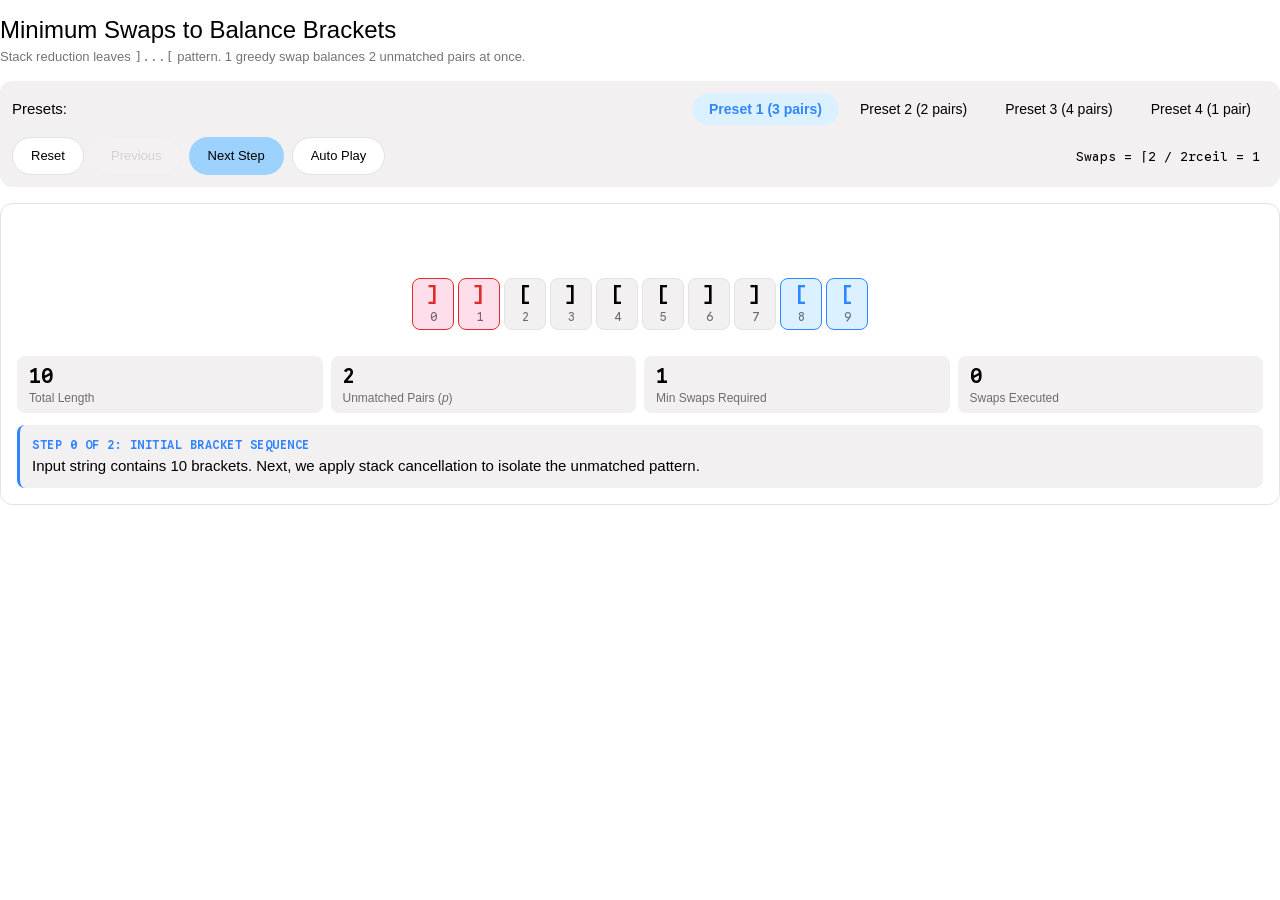
<file: static/html/lc-1963.html>
<!DOCTYPE html>
<html lang="en">
<head>
<script id="lumi-getcssvar">
window.getCssVar = window.getCssVar || function(name) {
  try {
    return getComputedStyle(document.documentElement).getPropertyValue(name).trim();
  } catch (e) { return ''; }
};
</script>

<style id="lumi-runtime">
/* luminous.css */
/*
 * Luminous runtime stylesheet — injected once into every generated widget's
 * <head> by the C++ widget agent (id="lumi-runtime"). Single Source of Truth
 * for ALL design tokens and pre-baked .lumi-* component classes. The SI prompts
 * (design.md / html_generation.jinja2 / chart.jinja2) must NOT re-declare these
 * tokens or component CSS; they only reference them.
 *
 * Sections:
 *   1. Web fonts (Google Sans Flex + Google Sans Code)
 *   2. Light token :root (from previewer tokens.css, verbatim)
 *   3. Dark token overrides — REMAPPED to :root so canvas/D3 readers of
 *      getComputedStyle(document.documentElement) resolve dark values (D3).
 *   4. Short diagram/chart aliases (bridge legacy --surface / --chart-N names).
 *   5. In-scope pre-baked .lumi-* component classes.
 */

/* ============================================================
 * 1. WEB FONTS  (Google Sans Flex + Google Sans Code only)
 *    Material Symbols Outlined is intentionally NOT loaded: no in-scope
 *    .lumi-* control has a functional CSS glyph dependency on it, and the
 *    icon ban forbids decorative icons (Decision D2).
 * ============================================================ */
@import url('https://fonts.googleapis.com/css2?family=Google+Sans+Flex:ital,wght@0,300..700;1,300..700&family=Google+Sans+Code:ital,wght,MONO@0,300..700,0..1;1,300..700,0..1&display=swap');

/* ============================================================
 * 2. LIGHT TOKENS (:root)
 * ============================================================ */
:root {
  --body-bg: transparent;
  --ff-sans: 'Google Sans Flex', 'Google Sans Text', 'Google Sans', sans-serif;
  --ff-mono: 'Google Sans Code', 'Google Sans Mono', monospace;

  --lumi-sys-spacing--xxs: 2px;
  --lumi-sys-spacing--xs: 4px;
  --lumi-sys-spacing--s: 8px;
  --lumi-sys-spacing--m: 12px;
  --lumi-sys-spacing--l: 16px;
  --lumi-sys-spacing--xl: 20px;
  --lumi-sys-spacing--xxl: 24px;
  --lumi-sys-spacing--3xl: 28px;
  --lumi-sys-spacing--4xl: 36px;

  --lumi-sys-shape--none: 0px;
  --lumi-sys-shape--extra-small: 4px;
  --lumi-sys-shape--small: 8px;
  --lumi-sys-shape--medium: 12px;
  --lumi-sys-shape--large: 16px;
  --lumi-sys-shape--large-increased: 20px;
  --lumi-sys-shape--large-max: 24px;
  --lumi-sys-shape--xl: 28px;
  --lumi-sys-shape--xl-increased: 32px;
  --lumi-sys-shape--xl-max: 40px;
  --lumi-sys-shape--xxl: 48px;
  --lumi-sys-shape--xxl-increased: 56px;
  --lumi-sys-shape--full: 999px;

  --lumi-sys-elevation--level1: 0 0 20px 0 rgba(0, 0, 0, 0.04);
  --lumi-sys-elevation--level2: 0 0 20px 0 rgba(0, 0, 0, 0.11);

  --lumi-sys-color--surface: #fdfcfc;
  --lumi-sys-color--surface-dim: #f2f0f0;
  --lumi-sys-color--surface-bright: #ffffff;
  --lumi-sys-color--surface-background: #fdfcfc;
  --lumi-sys-color--surface-accent: #9dd2ff;
  --lumi-sys-color--surface-container: #f2f0f0;
  --lumi-sys-color--surface-container-high: #e6e6e6;
  --lumi-sys-color--surface-translucent: rgba(255, 255, 255, 0.88);
  --lumi-sys-color--on-surface: #000000;
  --lumi-sys-color--on-surface-default: #000000;
  --lumi-sys-color--on-surface-variant: rgba(0, 0, 0, 0.55);
  --lumi-sys-color--on-surface-de-emphasis: rgba(0, 0, 0, 0.55);
  --lumi-sys-color--on-surface-low: rgba(0, 0, 0, 0.08);
  --lumi-sys-color--positive: #008052;
  --lumi-sys-color--positive-container: #daf9d4;
  --lumi-sys-color--on-positive-container: #009954;
  --lumi-sys-color--error: #de2d29;
  --lumi-sys-color--error-container: #ffdeec;
  --lumi-sys-color--on-error-container: #de2d29;
  --lumi-sys-color--accent: #9dd2ff;
  --lumi-sys-color--accent-container: #dcf1ff;
  --lumi-sys-color--accent-fixed: #3186ff;
  --lumi-sys-color--primary: #3186ff;
  --lumi-sys-color--on-primary: #ffffff;
  --lumi-sys-color--black: #000000;
  --lumi-sys-color--white: #ffffff;
  --lumi-sys-color--outline: #727676;
  --lumi-sys-color--stroke-default: #e3e3e3;

  --lumi-sys-opacity-state--hover: 0.08;
  --lumi-sys-opacity-state--focus: 0.08;
  --lumi-sys-opacity-state--pressed: 0.12;
  --lumi-sys-opacity-state--disabled: 0.12;
  --lumi-sys-opacity-state--disabled-label: 0.38;

  --lumi-sys-color--code-background: #000000;
  --lumi-sys-color--code-primary-text: #ffffff;
  --lumi-sys-color--code-blue-text: #4fa0ff;
  --lumi-sys-color--code-green-text: #60d673;
  --lumi-sys-color--code-grey-text: #808080;
  --lumi-sys-color--code-pink-text: #ff96da;
  --lumi-sys-color--code-purple-text: #969dff;
  --lumi-sys-color--code-red-text: #ff5a59;
  --lumi-sys-color--code-yellow-text: #ffdb0f;

  --lumi-sys-color--chart-series-1: #2575fc;
  --lumi-sys-color--chart-series-2: #5b6e9e;
  --lumi-sys-color--chart-series-3: #228a49;
  --lumi-sys-color--chart-series-4: #62991b;
  --lumi-sys-color--chart-series-5: #1e564d;
  --lumi-sys-color--chart-series-6: #526a45;
  --lumi-sys-color--chart-series-7: #2780c4;
  --lumi-sys-color--chart-series-8: #997112;
  --lumi-sys-color--chart-series-9: #705ec2;
  --lumi-sys-color--chart-series-10: #c84288;
}

/* ============================================================
 * 3. DARK TOKENS  (REMAPPED to :root — Decision D3)
 *    Canvas / Chart.js / D3 read getComputedStyle(document.documentElement);
 *    the theme-sync listener sets data-theme="dark" on <html>, so dark values
 *    MUST live on :root (not scoped to body) to prevent black-chart regressions.
 * ============================================================ */
:root[data-theme="dark"],
body.dark-mode,
:root[data-theme="dark"] body {
  --body-bg: #0f0f0f;
  --lumi-sys-elevation--level1: 0 0 20px 0 rgba(0, 0, 0, 0.28);
  --lumi-sys-elevation--level2: 0 0 20px 0 rgba(0, 0, 0, 0.40);

  --lumi-sys-color--surface: #0f0f0f;
  --lumi-sys-color--surface-dim: #141414;
  --lumi-sys-color--surface-bright: #1c1c1c;
  --lumi-sys-color--surface-background: #0f0f0f;
  --lumi-sys-color--surface-accent: #14204f;
  --lumi-sys-color--surface-container: #141414;
  --lumi-sys-color--surface-container-high: #1c1c1c;
  --lumi-sys-color--surface-translucent: rgba(24, 24, 27, 0.88);
  --lumi-sys-color--on-surface: #e0e0e0;
  --lumi-sys-color--on-surface-default: #e0e0e0;
  --lumi-sys-color--on-surface-variant: rgba(255, 255, 255, 0.55);
  --lumi-sys-color--on-surface-de-emphasis: rgba(255, 255, 255, 0.55);
  --lumi-sys-color--on-surface-low: rgba(255, 255, 255, 0.12);
  --lumi-sys-color--positive: #0ebc5f;
  --lumi-sys-color--positive-container: #002220;
  --lumi-sys-color--on-positive-container: #0ebc5f;
  --lumi-sys-color--error: #ff4c45;
  --lumi-sys-color--error-container: #3c0202;
  --lumi-sys-color--on-error-container: #ff4c45;
  --lumi-sys-color--accent: #1f3b9b;
  --lumi-sys-color--accent-container: #192967;
  --lumi-sys-color--accent-fixed: #3186ff;
  --lumi-sys-color--primary: #9dd2ff;
  --lumi-sys-color--on-primary: #192967;
  --lumi-sys-color--black: #000000;
  --lumi-sys-color--white: #ffffff;
  --lumi-sys-color--outline: #9a9b9c;
  --lumi-sys-color--stroke-default: #2d2f38;

  --lumi-sys-color--code-background: #141414;
  --lumi-sys-color--code-primary-text: #ffffff;
  --lumi-sys-color--code-blue-text: #4fa0ff;
  --lumi-sys-color--code-green-text: #60d673;
  --lumi-sys-color--code-grey-text: #808080;
  --lumi-sys-color--code-pink-text: #ff96da;
  --lumi-sys-color--code-purple-text: #969dff;
  --lumi-sys-color--code-red-text: #ff5a59;
  --lumi-sys-color--code-yellow-text: #ffdb0f;

  --lumi-sys-color--chart-series-1: #9dd2ff;
  --lumi-sys-color--chart-series-2: #96a7d6;
  --lumi-sys-color--chart-series-3: #50e389;
  --lumi-sys-color--chart-series-4: #c8f585;
  --lumi-sys-color--chart-series-5: #f5f2e6;
  --lumi-sys-color--chart-series-6: #dcd8c0;
  --lumi-sys-color--chart-series-7: #82c7ff;
  --lumi-sys-color--chart-series-8: #f5d77f;
  --lumi-sys-color--chart-series-9: #d9ceff;
  --lumi-sys-color--chart-series-10: #ffa6d7;
}

/* ============================================================
 * 3b. OS-LEVEL DARK FALLBACK  (prefers-color-scheme)
 *     A prior refactor introduced this stylesheet and moved the dark tokens onto
 *     :root[data-theme="dark"], but dropped the @media (prefers-color-scheme:
 *     dark) trigger that widgets previously carried in their own <style>.
 *     Inline widgets whose host sends no set-theme / data-theme message therefore
 *     stayed on the light --surface (#fdfcfc), rendering white in dark mode.
 *     Re-apply the dark values on OS dark; an explicit host data-theme="light"
 *     still opts back to light. Keep in sync with the :root[data-theme="dark"]
 *     block above.
 * ============================================================ */
@media (prefers-color-scheme: dark) {
  :root:not([data-theme="light"]) {
    --body-bg: #0f0f0f;
    --lumi-sys-elevation--level1: 0 0 20px 0 rgba(0, 0, 0, 0.28);
    --lumi-sys-elevation--level2: 0 0 20px 0 rgba(0, 0, 0, 0.40);

    --lumi-sys-color--surface: #0f0f0f;
    --lumi-sys-color--surface-dim: #141414;
    --lumi-sys-color--surface-bright: #1c1c1c;
    --lumi-sys-color--surface-background: #0f0f0f;
    --lumi-sys-color--surface-accent: #14204f;
    --lumi-sys-color--surface-container: #141414;
    --lumi-sys-color--surface-container-high: #1c1c1c;
    --lumi-sys-color--surface-translucent: rgba(24, 24, 27, 0.88);
    --lumi-sys-color--on-surface: #e0e0e0;
    --lumi-sys-color--on-surface-default: #e0e0e0;
    --lumi-sys-color--on-surface-variant: rgba(255, 255, 255, 0.55);
    --lumi-sys-color--on-surface-de-emphasis: rgba(255, 255, 255, 0.55);
    --lumi-sys-color--on-surface-low: rgba(255, 255, 255, 0.12);
    --lumi-sys-color--positive: #0ebc5f;
    --lumi-sys-color--positive-container: #002220;
    --lumi-sys-color--on-positive-container: #0ebc5f;
    --lumi-sys-color--error: #ff4c45;
    --lumi-sys-color--error-container: #3c0202;
    --lumi-sys-color--on-error-container: #ff4c45;
    --lumi-sys-color--accent: #1f3b9b;
    --lumi-sys-color--accent-container: #192967;
    --lumi-sys-color--accent-fixed: #3186ff;
    --lumi-sys-color--primary: #9dd2ff;
    --lumi-sys-color--on-primary: #192967;
    --lumi-sys-color--black: #000000;
    --lumi-sys-color--white: #ffffff;
    --lumi-sys-color--outline: #9a9b9c;
    --lumi-sys-color--stroke-default: #2d2f38;

    --lumi-sys-color--code-background: #141414;
    --lumi-sys-color--code-primary-text: #ffffff;
    --lumi-sys-color--code-blue-text: #4fa0ff;
    --lumi-sys-color--code-green-text: #60d673;
    --lumi-sys-color--code-grey-text: #808080;
    --lumi-sys-color--code-pink-text: #ff96da;
    --lumi-sys-color--code-purple-text: #969dff;
    --lumi-sys-color--code-red-text: #ff5a59;
    --lumi-sys-color--code-yellow-text: #ffdb0f;

    --lumi-sys-color--chart-series-1: #9dd2ff;
    --lumi-sys-color--chart-series-2: #96a7d6;
    --lumi-sys-color--chart-series-3: #50e389;
    --lumi-sys-color--chart-series-4: #c8f585;
    --lumi-sys-color--chart-series-5: #f5f2e6;
    --lumi-sys-color--chart-series-6: #dcd8c0;
    --lumi-sys-color--chart-series-7: #82c7ff;
    --lumi-sys-color--chart-series-8: #f5d77f;
    --lumi-sys-color--chart-series-9: #d9ceff;
    --lumi-sys-color--chart-series-10: #ffa6d7;
  }
}

/* ============================================================
 * 4. SHORT DIAGRAM / CHART ALIASES
 *    Legacy diagram.md and chart.jinja2 reference short names such as
 *    --surface, --on-surface, --chart-1..10, --primary, --r-full. These MUST
 *    resolve to the canonical --lumi-sys-color--* tokens (which flip in dark
 *    mode) — otherwise every diagram var() falls back to black (historical
 *    mass-regression bug #4). Light-hex fallbacks are a last resort only.
 * ============================================================ */
:root {
  /* surfaces */
  --surface: var(--lumi-sys-color--surface, #fdfcfc);
  --surface-dim: var(--lumi-sys-color--surface-dim, #f2f0f0);
  --surface-bright: var(--lumi-sys-color--surface-bright, #ffffff);
  --surface-container: var(--lumi-sys-color--surface-container, #f2f0f0);
  --surface-container-high: var(--lumi-sys-color--surface-container-high, #e6e6e6);
  --surface-container-lowest: var(--lumi-sys-color--surface, #ffffff);
  --surface-accent: var(--lumi-sys-color--surface-accent, #9dd2ff);
  --surface-translucent: var(--lumi-sys-color--surface-translucent, rgba(255, 255, 255, 0.88));
  --surface-glass: var(--lumi-sys-color--surface-translucent, rgba(255, 255, 255, 0.88));
  /* foreground */
  --on-surface: var(--lumi-sys-color--on-surface, #000000);
  --on-surface-variant: var(--lumi-sys-color--on-surface-variant, rgba(0, 0, 0, 0.55));
  --on-surface-low: var(--lumi-sys-color--on-surface-low, rgba(0, 0, 0, 0.08));
  /* accents / brand */
  --primary: var(--lumi-sys-color--primary, #3186ff);
  --primary-container: var(--lumi-sys-color--accent-container, #dcf1ff);
  --accent: var(--lumi-sys-color--accent, #9dd2ff);
  --accent-container: var(--lumi-sys-color--accent-container, #dcf1ff);
  --accent-fixed: var(--lumi-sys-color--accent-fixed, #3186ff);
  /* status */
  --positive: var(--lumi-sys-color--positive, #008052);
  --positive-container: var(--lumi-sys-color--positive-container, #daf9d4);
  --error: var(--lumi-sys-color--error, #de2d29);
  --error-container: var(--lumi-sys-color--error-container, #ffdeec);
  /* structure */
  --outline: var(--lumi-sys-color--outline, #727676);
  --stroke-default: var(--lumi-sys-color--stroke-default, #e3e3e3);
  /* chart series 1..10 */
  --chart-1: var(--lumi-sys-color--chart-series-1, #2575fc);
  --chart-2: var(--lumi-sys-color--chart-series-2, #5b6e9e);
  --chart-3: var(--lumi-sys-color--chart-series-3, #228a49);
  --chart-4: var(--lumi-sys-color--chart-series-4, #62991b);
  --chart-5: var(--lumi-sys-color--chart-series-5, #1e564d);
  --chart-6: var(--lumi-sys-color--chart-series-6, #526a45);
  --chart-7: var(--lumi-sys-color--chart-series-7, #2780c4);
  --chart-8: var(--lumi-sys-color--chart-series-8, #997112);
  --chart-9: var(--lumi-sys-color--chart-series-9, #705ec2);
  --chart-10: var(--lumi-sys-color--chart-series-10, #c84288);
  /* code palette */
  --code-background: var(--lumi-sys-color--code-background, #000000);
  --code-primary-text: var(--lumi-sys-color--code-primary-text, #ffffff);
  /* spacing shorthands */
  --spacing-xs: var(--lumi-sys-spacing--xs, 4px);
  --spacing-s: var(--lumi-sys-spacing--s, 8px);
  --spacing-m: var(--lumi-sys-spacing--m, 12px);
  --spacing-l: var(--lumi-sys-spacing--l, 16px);
  --spacing-xl: var(--lumi-sys-spacing--xl, 20px);
  /* radius shorthands */
  --r-s: var(--lumi-sys-shape--small, 8px);
  --r-m: var(--lumi-sys-shape--medium, 12px);
  --r-l: var(--lumi-sys-shape--large, 16px);
  --r-full: var(--lumi-sys-shape--full, 999px);
}

/* ============================================================
 * 5. IN-SCOPE PRE-BAKED COMPONENT CLASSES
 *    Interactive controls + simple display components only (Decision D5).
 *    Complex components (timeline, sequence, stepper, pros-cons, hero, HUD,
 *    hotspot, media grid) are intentionally excluded.
 * ============================================================ */

/* Global font rendering quality + themed surface backdrop.
 * background/color MUST be set here (SSoT) so the widget backdrop follows the
 * light/dark surface token deterministically. Without this, a widget whose
 * model-generated markup forgets `background: var(--surface)` on its root
 * container falls back to the browser-default white body, producing a broken
 * dark mode (light header/chart area behind a dark card). Regression source:
 * batch1 PB-A02 dark. */
html, body {
  background: var(--body-bg, transparent) !important;
  color: var(--on-surface) !important;
  /* Auto-resizing iframe: content grows the frame, never scrolls the document.
   * Model widgets already emit this; declared here as the SSoT default. */
  overflow-y: hidden;
  -webkit-font-smoothing: antialiased;
  -moz-osx-font-smoothing: grayscale;
  font-optical-sizing: auto;
  text-rendering: optimizeLegibility;
}

.widget-container {
  width: 100% !important;
  max-width: 100% !important;
  padding-inline: 0 !important;
  box-sizing: border-box;
}

/* ============================================================
 * SCROLLBAR DISCIPLINE (single source of truth)
 *   Long lists/cards flow and let the iframe auto-resize (see the C++
 *   NeutralizeInnerScroll pass, which removes accidental tiny scroll boxes).
 *   For LEGITIMATE overflow that remains (wide tables, code, pan-containers,
 *   large >=240px viewports) render a slim, theme-aware scrollbar.
 *   One token carries the correct light/dark contrast (the auto-flipped
 *   stroke token is too dark on #0f0f0f), referenced once = SSoT.
 * ============================================================ */
:root { --lumi-scrollbar-thumb: rgba(0, 0, 0, 0.20); }
:root[data-theme="dark"], body.dark-mode { --lumi-scrollbar-thumb: rgba(255, 255, 255, 0.20); }
@media (prefers-color-scheme: dark) {
  :root:not([data-theme="light"]) { --lumi-scrollbar-thumb: rgba(255, 255, 255, 0.20); }
}
* {
  scrollbar-width: thin;
  scrollbar-color: var(--lumi-scrollbar-thumb) transparent;
}
::-webkit-scrollbar { width: 6px; height: 6px; }
::-webkit-scrollbar-track { background: transparent; }
::-webkit-scrollbar-thumb {
  background-color: var(--lumi-scrollbar-thumb);
  border-radius: var(--lumi-sys-shape--full, 999px);
}

/* --- Buttons --- */
/* Universal button fallback (element specificity 0,0,1) — beats `* { padding: 0 }`
   author resets (0,0,0) while still yielding to any author class selector (0,1,0). */
button {
  appearance: none;
  -webkit-appearance: none;
  display: inline-flex;
  align-items: center;
  justify-content: center;
  gap: var(--lumi-sys-spacing--xs, 6px);
  min-height: 36px;
  padding: 6px 16px;
  font-family: var(--ff-sans, 'Google Sans Flex', 'Google Sans', sans-serif);
  font-size: 13px;
  font-weight: 500;
  line-height: 18px;
  color: var(--on-surface, #000000);
  background-color: var(--surface-bright, #ffffff);
  border: 1px solid var(--stroke-default, #e3e3e3);
  border-radius: var(--lumi-sys-shape--full, 999px);
  cursor: pointer;
  user-select: none;
  box-sizing: border-box;
  transition: background-color 0.15s, color 0.15s, border-color 0.15s;
}
button:hover {
  background-color: var(--surface-container-high, #e6e6e6);
}
button.active, button.is-active, button.selected, button.is-selected, button[aria-pressed="true"], button[aria-selected="true"] {
  background-color: var(--accent-container, #dcf1ff);
  color: var(--accent-fixed, #3186ff);
  border-color: transparent;
}

.lumi-btn, [class^="lumi-btn-"], [class*=" lumi-btn-"] { display: inline-flex; align-items: center; justify-content: center; gap: var(--lumi-sys-spacing--s, 8px); min-height: 40px; padding: 0px 20px; font-family: var(--ff-sans, 'Google Sans Flex', 'Google Sans', sans-serif); font-size: 14px; font-weight: 500; line-height: 20px; border-radius: var(--lumi-sys-shape--full, 999px); border: 1px solid var(--lumi-sys-color--stroke-default, #e3e3e3); cursor: pointer; user-select: none; transition: background-color 0.15s, color 0.15s, border-color 0.15s, box-shadow 0.15s, transform 0.1s; text-decoration: none; box-sizing: border-box; white-space: nowrap; }
.lumi-btn:active, .lumi-btn.is-pressed, [class^="lumi-btn-"]:active, [class*=" lumi-btn-"]:active { transform: scale(0.98); }
.lumi-btn--tonal, .lumi-btn-tonal, .lumi-btn--secondary, .lumi-btn-secondary, [class^="lumi-btn-"], [class*=" lumi-btn-"] { background-color: var(--lumi-sys-color--surface-bright, #ffffff); color: var(--lumi-sys-color--on-surface-default, #000000); }
.lumi-btn--tonal:hover, .lumi-btn-tonal:hover, .lumi-btn--secondary:hover, .lumi-btn-secondary:hover, [class^="lumi-btn-"]:hover, [class*=" lumi-btn-"]:hover { background-color: var(--lumi-sys-color--surface-container-high, #e6e6e6); }
.lumi-btn--accent, .lumi-btn-accent, .lumi-btn--primary, .lumi-btn-primary { background-color: var(--lumi-sys-color--accent, #9dd2ff); color: var(--lumi-sys-color--on-surface-default, #000000); border-color: transparent; }
.lumi-btn--accent:hover, .lumi-btn-accent:hover, .lumi-btn--primary:hover, .lumi-btn-primary:hover { background-color: var(--lumi-sys-color--accent-container, #dcf1ff); }
.lumi-btn--bright, .lumi-btn-bright { background-color: var(--lumi-sys-color--surface-bright, #ffffff); color: var(--lumi-sys-color--on-surface-default, #000000); border-color: var(--lumi-sys-color--stroke-default, #e3e3e3); box-shadow: none; }
.lumi-btn--bright:hover, .lumi-btn-bright:hover { background-color: var(--lumi-sys-color--surface-container-high, #e6e6e6); }
.lumi-btn--ghost, .lumi-btn-ghost, .lumi-btn--on-surface { background-color: var(--lumi-sys-color--on-surface-low, rgba(0, 0, 0, 0.04)); color: var(--lumi-sys-color--on-surface-default, #000000); border-color: transparent; }
.lumi-btn--ghost:hover, .lumi-btn-ghost:hover, .lumi-btn--on-surface:hover { background-color: var(--lumi-sys-color--on-surface-low, rgba(0, 0, 0, 0.08)); }
.lumi-btn--translucent { background-color: rgba(255, 255, 255, 0.25); backdrop-filter: blur(12px); color: var(--lumi-sys-color--on-surface-default, #000000); border-color: rgba(255, 255, 255, 0.3); }
.lumi-btn--translucent:hover { background-color: rgba(255, 255, 255, 0.35); }
.lumi-btn--small, .lumi-btn-small { min-height: 36px; padding: 0px 16px; font-size: 13px; line-height: 18px; gap: var(--lumi-sys-spacing--xs, 4px); }
.lumi-btn--xsmall, .lumi-btn-xsmall { min-height: 24px; padding: 0px 10px; font-size: 11px; line-height: 16px; gap: 4px; }
.lumi-btn:disabled, .lumi-btn.is-disabled, [class^="lumi-btn-"]:disabled, [class*=" lumi-btn-"]:disabled { opacity: var(--lumi-sys-opacity-state--disabled, 0.38); cursor: not-allowed; pointer-events: none; }
.lumi-btn.is-selected, .lumi-btn.selected, .lumi-btn.is-active, .lumi-btn.active, .lumi-btn[aria-pressed="true"], .lumi-btn[aria-selected="true"] { background-color: var(--lumi-sys-color--accent-container, #dcf1ff); color: var(--lumi-sys-color--on-surface-default, #000000); border-color: transparent; }
.lumi-btn.is-selected:hover, .lumi-btn.selected:hover, .lumi-btn.is-active:hover, .lumi-btn.active:hover, .lumi-btn[aria-pressed="true"]:hover, .lumi-btn[aria-selected="true"]:hover { background-color: var(--lumi-sys-color--accent, #9dd2ff); }

/* --- Switch --- */
.lumi-switch { display: inline-flex; align-items: center; gap: var(--lumi-sys-spacing--s, 8px); cursor: pointer; font-family: var(--ff-sans, 'Google Sans Flex', 'Google Sans', sans-serif); font-size: 15px; color: var(--lumi-sys-color--on-surface-default, #000000); user-select: none; }
.lumi-switch input[type="checkbox"] { position: absolute; opacity: 0; width: 0px; height: 0px; pointer-events: none; }
.lumi-switch__track { position: relative; display: inline-flex; align-items: center; width: 52px; height: 32px; background-color: var(--lumi-sys-color--surface-dim, #f2f0f0); border: 2px solid var(--lumi-sys-color--stroke-default, rgba(0, 0, 0, 0.12)); border-radius: var(--lumi-sys-shape--full, 999px); transition: background-color 0.2s, border-color 0.2s; flex-shrink: 0; box-sizing: border-box; }
.lumi-switch__thumb, .lumi-switch__track::after { content: ""; position: absolute; top: 50%; left: 6px; transform: translateY(-50%); width: 16px; height: 16px; border-radius: 50%; background-color: var(--lumi-sys-color--on-surface-variant, #757575); transition: 0.2s cubic-bezier(0.4, 0, 0.2, 1); display: flex; align-items: center; justify-content: center; box-sizing: border-box; }
.lumi-switch input[type="checkbox"]:checked + .lumi-switch__track { background-color: var(--lumi-sys-color--accent-fixed, #3186ff); border-color: transparent; }
.lumi-switch input[type="checkbox"]:checked + .lumi-switch__track .lumi-switch__thumb, .lumi-switch input[type="checkbox"]:checked + .lumi-switch__track::after { left: 22px; width: 24px; height: 24px; background-color: rgb(255, 255, 255); }
.lumi-switch input[type="checkbox"]:disabled + .lumi-switch__track { opacity: var(--lumi-sys-opacity-state--disabled, 0.38); cursor: not-allowed; }
.lumi-switch--small .lumi-switch__track, .lumi-switch--mini .lumi-switch__track { width: 32px; height: 20px; }
.lumi-switch--small .lumi-switch__thumb, .lumi-switch--small .lumi-switch__track::after, .lumi-switch--mini .lumi-switch__thumb, .lumi-switch--mini .lumi-switch__track::after { width: 12px; height: 12px; left: 2px; }
.lumi-switch--small input[type="checkbox"]:checked + .lumi-switch__track .lumi-switch__thumb, .lumi-switch--small input[type="checkbox"]:checked + .lumi-switch__track::after, .lumi-switch--mini input[type="checkbox"]:checked + .lumi-switch__track .lumi-switch__thumb, .lumi-switch--mini input[type="checkbox"]:checked + .lumi-switch__track::after { left: 12px; width: 16px; height: 16px; }

/* --- Checkbox --- */
.lumi-checkbox-label { display: inline-flex; align-items: center; gap: var(--lumi-sys-spacing--s, 8px); cursor: pointer; font-family: var(--ff-sans, 'Google Sans Flex', 'Google Sans', sans-serif); font-size: 15px; color: var(--lumi-sys-color--on-surface-default, #000000); user-select: none; }
.lumi-checkbox-label input[type="checkbox"] { position: absolute; opacity: 0; width: 0px; height: 0px; pointer-events: none; }
.lumi-checkbox { position: relative; width: 24px; height: 24px; border-radius: var(--lumi-sys-shape--small, 8px); border: 2px solid var(--lumi-sys-color--on-surface-variant, rgba(0, 0, 0, 0.55)); background-color: transparent; transition: background-color 0.15s, border-color 0.15s, box-shadow 0.15s; display: flex; align-items: center; justify-content: center; flex-shrink: 0; box-sizing: border-box; }
.lumi-checkbox-label:hover .lumi-checkbox { background-color: var(--lumi-sys-color--on-surface-low, rgba(0, 0, 0, 0.04)); border-color: var(--lumi-sys-color--on-surface-default, #000000); }
.lumi-checkbox-label input[type="checkbox"]:checked ~ .lumi-checkbox, .lumi-checkbox-label input[type="checkbox"]:indeterminate ~ .lumi-checkbox, .lumi-checkbox.is-indeterminate { background-color: var(--lumi-sys-color--on-surface-default, #000000); border-color: transparent; }
.lumi-checkbox .lumi-checkmark { font-size: 18px; line-height: 1; color: var(--lumi-sys-color--surface, #ffffff); fill: var(--lumi-sys-color--surface, #ffffff); display: none; user-select: none; }
.lumi-checkbox-label input[type="checkbox"]:checked ~ .lumi-checkbox .lumi-checkmark, .lumi-checkbox-label input[type="checkbox"]:checked ~ .lumi-checkbox .lumi-checkbox__check { display: block; }
.lumi-checkbox-label input[type="checkbox"]:indeterminate ~ .lumi-checkbox .lumi-checkbox__indeterminate, .lumi-checkbox.is-indeterminate .lumi-checkbox__indeterminate { display: block; }
.lumi-checkbox-label input[type="checkbox"]:disabled ~ .lumi-checkbox, .lumi-checkbox-label input[type="checkbox"]:disabled ~ span { opacity: var(--lumi-sys-opacity-state--disabled, 0.38); cursor: not-allowed; }

/* --- Slider --- */
.lumi-slider-container { display: flex; align-items: center; gap: var(--lumi-sys-spacing--m, 16px); width: 100%; }
.lumi-slider-row { display: flex; flex-direction: column; gap: var(--lumi-sys-spacing--xs, 4px); width: 100%; }
.lumi-slider-label { font-family: var(--ff-sans, 'Google Sans Flex', 'Google Sans', sans-serif); font-size: 15px; font-weight: 400; color: var(--lumi-sys-color--on-surface-default, #000000); white-space: nowrap; overflow: hidden; text-overflow: ellipsis; }
.lumi-slider { appearance: none; width: calc(100% + 28px); margin-left: -14px; margin-right: -14px; height: 40px; background: transparent; cursor: pointer; box-sizing: border-box; }
.lumi-slider:focus { outline: none; }
.lumi-slider::-webkit-slider-runnable-track { height: 4px; --thumb-center: calc(14px + (100% - 28px) * (var(--progress, 50%) / 100%)); --active-end: calc(var(--thumb-center) - 8px + (var(--progress, 50%) / 100%) * 6px); background-image: radial-gradient(circle at calc(100% - 18px) center, var(--lumi-sys-color--on-surface-variant, #757575) 2px, transparent 2.5px), linear-gradient( to right, transparent 0, transparent 14px, var(--lumi-sys-color--on-surface-default, #000000) 14px, var(--lumi-sys-color--on-surface-default, #000000) var(--active-end), transparent var(--active-end), transparent calc(var(--thumb-center) + 8px), var(--lumi-sys-color--stroke-default, rgba(0, 0, 0, 0.12)) calc(var(--thumb-center) + 8px), var(--lumi-sys-color--stroke-default, rgba(0, 0, 0, 0.12)) calc(100% - 16px), transparent calc(100% - 16px), transparent 100% ); border-radius: var(--lumi-sys-shape--full, 999px); border-width: medium; border-style: none; border-color: currentcolor; border-image: none; }
.lumi-slider::-webkit-slider-thumb { appearance: none; width: 32px; height: 32px; border-radius: 50%; background-color: transparent; background-image: url("data:image/svg+xml,%3Csvg xmlns='http://www.w3.org/2000/svg' width='32' height='32' viewBox='0 0 32 32'%3E%3Crect x='14' y='6' width='4' height='20' rx='2' fill='%23000000'/%3E%3C/svg%3E"); background-size: 32px 32px; background-repeat: no-repeat; background-position: center center; border-width: medium; border-style: none; border-color: currentcolor; border-image: none; box-sizing: border-box; margin-top: -14px; cursor: pointer; transition: background-color 0.15s; }
.lumi-slider:hover::-webkit-slider-thumb { background-color: var(--lumi-sys-color--on-surface-low, rgba(0, 0, 0, 0.08)); }
.lumi-slider:active::-webkit-slider-thumb { background-color: var(--lumi-sys-color--on-surface-low, rgba(0, 0, 0, 0.12)); }
.lumi-slider:disabled { opacity: var(--lumi-sys-opacity-state--disabled, 0.38); cursor: not-allowed; }
.lumi-slider:disabled::-webkit-slider-thumb { cursor: not-allowed; box-shadow: none; }
.lumi-slider-value { display: flex; align-items: center; justify-content: center; min-width: 64px; height: 40px; padding: 0px 12px; background-color: var(--lumi-sys-color--surface-dim, #f2f0f0); border-radius: var(--lumi-sys-shape--medium, 16px); font-family: var(--ff-mono, 'Google Sans Code', 'Google Sans Mono', monospace); font-size: 15px; font-weight: 400; color: var(--lumi-sys-color--on-surface-default, #000000); flex-shrink: 0; box-sizing: border-box; }

/* --- Text input --- */
.lumi-input-group { display: flex; flex-direction: column; gap: var(--lumi-sys-spacing--xs, 4px); width: 100%; }
.lumi-input-label { font-family: var(--ff-sans, 'Google Sans Flex', 'Google Sans', sans-serif); font-size: 14px; font-weight: 500; line-height: 20px; color: var(--lumi-sys-color--on-surface-default, #000000); }
.lumi-input { appearance: none; width: 100%; min-height: 48px; padding: 0px 16px; font-family: var(--ff-sans, 'Google Sans Flex', 'Google Sans', sans-serif); font-size: 15px; font-weight: 400; line-height: 22px; color: var(--lumi-sys-color--on-surface-default, #000000); background-color: var(--lumi-sys-color--surface-bright, #ffffff); border: 1px solid var(--lumi-sys-color--stroke-default, rgba(0, 0, 0, 0.12)); border-radius: var(--lumi-sys-shape--large, 16px); background-clip: padding-box; outline: none; box-sizing: border-box; transition: border-color 0.15s, box-shadow 0.15s, background-color 0.15s; }
.lumi-input::placeholder { color: var(--lumi-sys-color--on-surface-variant, rgba(0, 0, 0, 0.55)); opacity: 0.7; }
.lumi-input:hover { border-color: var(--lumi-sys-color--on-surface-default, #000000); }
.lumi-input:focus, .lumi-input:focus-visible { border-color: var(--lumi-sys-color--accent-fixed, #3186ff); box-shadow: 0 0 0 2px var(--lumi-sys-color--accent-container, rgba(49, 134, 255, 0.25)); }
textarea.lumi-input, .lumi-input--area { min-height: 100px; padding: 12px 16px; resize: vertical; line-height: 22px; }
.lumi-input.is-error, .lumi-input-group.is-error .lumi-input { border-color: var(--lumi-sys-color--error, #ff4c45); }
.lumi-input-helper { font-family: var(--ff-sans, 'Google Sans Flex', 'Google Sans', sans-serif); font-size: 12px; line-height: 16px; color: var(--lumi-sys-color--on-surface-variant, rgba(0, 0, 0, 0.55)); }
.lumi-input-group.is-error .lumi-input-helper, .lumi-input-helper--error { color: var(--lumi-sys-color--error, #ff4c45); }
.lumi-input:disabled, .lumi-input.is-disabled { opacity: var(--lumi-sys-opacity-state--disabled, 0.38); background-color: var(--lumi-sys-color--surface-dim, #f2f0f0); cursor: not-allowed; }

/* --- Focus ring --- */
:focus-visible { outline: 2px solid var(--lumi-sys-color--on-surface-default, #000000) !important; outline-offset: 2px !important; box-shadow: none !important; }
.lumi-btn:focus-visible, .lumi-switch input[type="checkbox"]:focus-visible + .lumi-switch__track, .lumi-checkbox-label input[type="checkbox"]:focus-visible ~ .lumi-checkbox, .lumi-slider:focus-visible::-webkit-slider-thumb, .lumi-input:focus-visible { outline: 2px solid var(--lumi-sys-color--on-surface-default, #000000); outline-offset: 2px; box-shadow: none; }

/* --- Typography: Display / Headline / Body / Label --- */
.lumi-display-l { font-family: var(--ff-sans, 'Google Sans Flex', sans-serif); font-size: 42px; line-height: 48px; font-weight: 280; font-variation-settings: "wght" 280, "wdth" 100, "opsz" 42, "ROND" 100; }
.lumi-display-l-emphasized { font-family: var(--ff-sans, 'Google Sans Flex', sans-serif); font-size: 42px; line-height: 48px; font-weight: 450; font-variation-settings: "wght" 450, "wdth" 100, "opsz" 42, "ROND" 100; }
.lumi-display-m { font-family: var(--ff-sans, 'Google Sans Flex', sans-serif); font-size: 36px; line-height: 44px; font-weight: 320; font-variation-settings: "wght" 320, "wdth" 100, "opsz" 36, "ROND" 100; }
.lumi-display-m-emphasized { font-family: var(--ff-sans, 'Google Sans Flex', sans-serif); font-size: 36px; line-height: 44px; font-weight: 480; font-variation-settings: "wght" 480, "wdth" 100, "opsz" 36, "ROND" 100; }
.lumi-display-s { font-family: var(--ff-sans, 'Google Sans Flex', sans-serif); font-size: 32px; line-height: 38px; font-weight: 360; font-variation-settings: "wght" 360, "wdth" 100, "opsz" 32, "ROND" 100; }
.lumi-display-s-emphasized { font-family: var(--ff-sans, 'Google Sans Flex', sans-serif); font-size: 32px; line-height: 38px; font-weight: 500; font-variation-settings: "wght" 500, "wdth" 100, "opsz" 32, "ROND" 100; }
.lumi-headline-l { font-family: var(--ff-sans, 'Google Sans Flex', sans-serif); font-size: 28px; line-height: 36px; font-weight: 350; font-variation-settings: "wght" 350, "wdth" 100, "opsz" 28, "ROND" 20; }
.lumi-headline-l-emphasized { font-family: var(--ff-sans, 'Google Sans Flex', sans-serif); font-size: 28px; line-height: 36px; font-weight: 520; font-variation-settings: "wght" 520, "wdth" 100, "opsz" 28, "ROND" 20; }
.lumi-headline-m { font-family: var(--ff-sans, 'Google Sans Flex', sans-serif); font-size: 24px; line-height: 28px; font-weight: 380; font-variation-settings: "wght" 380, "wdth" 100, "opsz" 24, "ROND" 20; }
.lumi-headline-m-emphasized { font-family: var(--ff-sans, 'Google Sans Flex', sans-serif); font-size: 24px; line-height: 28px; font-weight: 540; font-variation-settings: "wght" 540, "wdth" 100, "opsz" 24, "ROND" 20; }
.lumi-headline-s { font-family: var(--ff-sans, 'Google Sans Flex', sans-serif); font-size: 20px; line-height: 24px; font-weight: 470; font-variation-settings: "wght" 470, "wdth" 94, "opsz" 20, "ROND" 20; }
.lumi-headline-s-emphasized { font-family: var(--ff-sans, 'Google Sans Flex', sans-serif); font-size: 20px; line-height: 24px; font-weight: 580; font-variation-settings: "wght" 580, "wdth" 94, "opsz" 20, "ROND" 20; }
.lumi-body-l { font-family: var(--ff-sans, 'Google Sans Flex', sans-serif); font-size: 17px; line-height: 24px; font-weight: 400; font-variation-settings: "wght" 400, "wdth" 92, "opsz" 17; }
.lumi-body-l-emphasized { font-family: var(--ff-sans, 'Google Sans Flex', sans-serif); font-size: 17px; line-height: 24px; font-weight: 540; font-variation-settings: "wght" 540, "wdth" 92, "opsz" 17; font-variant-numeric: tabular-nums; }
.lumi-body-m { font-family: var(--ff-sans, 'Google Sans Flex', sans-serif); font-size: 15px; line-height: 20px; font-weight: 400; font-variation-settings: "wght" 400, "wdth" 92, "opsz" 15; }
.lumi-body-m-emphasized { font-family: var(--ff-sans, 'Google Sans Flex', sans-serif); font-size: 15px; line-height: 20px; font-weight: 540; font-variation-settings: "wght" 540, "wdth" 92, "opsz" 15; font-variant-numeric: tabular-nums; }
.lumi-body-s { font-family: var(--ff-sans, 'Google Sans Flex', sans-serif); font-size: 13px; line-height: 17px; font-weight: 400; font-variation-settings: "wght" 400, "wdth" 92, "opsz" 13; }
.lumi-body-s-emphasized { font-family: var(--ff-sans, 'Google Sans Flex', sans-serif); font-size: 13px; line-height: 17px; font-weight: 540; font-variation-settings: "wght" 540, "wdth" 92, "opsz" 13; font-variant-numeric: tabular-nums; }
.lumi-label-l { font-family: var(--ff-sans, 'Google Sans Flex', sans-serif); font-size: 17px; line-height: 24px; font-weight: 370; font-variation-settings: "wght" 370, "wdth" 92, "opsz" 17; }
.lumi-label-l-emphasized { font-family: var(--ff-sans, 'Google Sans Flex', sans-serif); font-size: 17px; line-height: 24px; font-weight: 510; font-variation-settings: "wght" 510, "wdth" 92, "opsz" 17; }
.lumi-label-m { font-family: var(--ff-sans, 'Google Sans Flex', sans-serif); font-size: 15px; line-height: 20px; font-weight: 370; font-variation-settings: "wght" 370, "wdth" 92, "opsz" 15; }
.lumi-label-m-emphasized { font-family: var(--ff-sans, 'Google Sans Flex', sans-serif); font-size: 15px; line-height: 20px; font-weight: 510; font-variation-settings: "wght" 510, "wdth" 92, "opsz" 15; }
.lumi-label-s { font-family: var(--ff-sans, 'Google Sans Flex', sans-serif); font-size: 13px; line-height: 20px; font-weight: 370; font-variation-settings: "wght" 370, "wdth" 92, "opsz" 13; }
.lumi-label-s-emphasized { font-family: var(--ff-sans, 'Google Sans Flex', sans-serif); font-size: 13px; line-height: 20px; font-weight: 510; font-variation-settings: "wght" 510, "wdth" 92, "opsz" 13; }

/* --- Typography: Monospace / Extended (Google Sans Code) --- */
.lumi-blockquote { font-family: var(--ff-mono, 'Google Sans Code', monospace); font-style: italic; font-size: 22px; line-height: 30px; font-weight: 300; font-variation-settings: "wght" 300, "opsz" 22, "MONO" 0; }
.lumi-takeaway { font-family: var(--ff-mono, 'Google Sans Code', monospace); font-style: italic; font-size: 17px; line-height: 24px; font-weight: 400; font-variation-settings: "wght" 400, "opsz" 17, "MONO" 0; }
.lumi-caption { font-family: var(--ff-mono, 'Google Sans Code', monospace); font-style: italic; font-size: 13px; line-height: 20px; font-weight: 400; font-variation-settings: "wght" 400, "opsz" 13, "MONO" 0; }
.lumi-code { font-family: var(--ff-mono, 'Google Sans Code', monospace); font-size: 15px; line-height: 20px; font-weight: 400; font-variation-settings: "wght" 400, "MONO" 1; }
.lumi-bullet { font-family: var(--ff-mono, 'Google Sans Code', monospace); font-size: 15px; line-height: 24px; font-weight: 650; font-variation-settings: "wght" 650, "MONO" 1; }

/* --- Cards & attribution --- */
.lumi-summary-card { padding: var(--lumi-sys-spacing--l, 16px); background-color: var(--lumi-sys-color--surface-container, #f2f0f0); border-radius: var(--lumi-sys-shape--medium, 12px); color: var(--lumi-sys-color--on-surface-default, #000000); font-family: var(--ff-sans, 'Google Sans Flex', sans-serif); font-size: 15px; line-height: 20px; box-sizing: border-box; }
.lumi-link-card { display: flex; align-items: center; justify-content: space-between; padding: var(--lumi-sys-spacing--l, 16px); background-color: var(--lumi-sys-color--surface-container, #f2f0f0); border-radius: var(--lumi-sys-shape--medium, 12px); text-decoration: none; color: var(--lumi-sys-color--on-surface-default, #000000); transition: background-color 0.15s; box-sizing: border-box; }
.lumi-link-card:hover { background-color: var(--lumi-sys-color--surface-container-high, #e6e6e6); }
.lumi-attribution-buffer { margin-top: var(--lumi-sys-spacing--xxl, 24px); font-family: var(--ff-sans, 'Google Sans Flex', sans-serif); font-size: 13px; color: var(--lumi-sys-color--on-surface-de-emphasis, rgba(0, 0, 0, 0.55)); }
.lumi-card { background-color: var(--lumi-sys-color--surface-dim, #f2f0f0); border-radius: var(--lumi-sys-shape--large-max, 24px); padding: var(--lumi-sys-spacing--3xl, 28px); display: flex; flex-direction: column; gap: var(--lumi-sys-spacing--s, 8px); width: 100%; box-sizing: border-box; }
.lumi-card-title { font-family: var(--ff-sans, 'Google Sans Flex', sans-serif); font-size: 20px; font-weight: 500; font-variation-settings: "wght" 470, "wdth" 94, "opsz" 20; color: var(--lumi-sys-color--on-surface, #000000); margin: 0px; }
.lumi-card-subtitle { font-family: var(--ff-sans, 'Google Sans Flex', sans-serif); font-size: 13px; font-weight: 400; font-variation-settings: "wght" 400, "wdth" 92, "opsz" 13; color: var(--lumi-sys-color--on-surface-variant, rgba(0, 0, 0, 0.55)); margin: 0px; }
.lumi-card-body { font-family: var(--ff-sans, 'Google Sans Flex', sans-serif); font-size: 15px; font-weight: 400; font-variation-settings: "wght" 400, "wdth" 92, "opsz" 15; color: var(--lumi-sys-color--on-surface, #000000); margin: var(--lumi-sys-spacing--xs, 4px) 0 0 0; }
.lumi-overlay-card { background-color: var(--surface-translucent, rgba(255, 255, 255, 0.88)); backdrop-filter: blur(12px); -webkit-backdrop-filter: blur(12px); border: 1px solid var(--stroke-default); border-radius: var(--lumi-sys-shape--medium, 12px); padding: var(--lumi-sys-spacing--m, 12px) var(--lumi-sys-spacing--l, 16px); color: var(--on-surface); box-shadow: var(--lumi-sys-elevation--level1); box-sizing: border-box; }

/* --- Progress bar --- */
.lumi-progress-tracker { display: flex; flex-direction: column; gap: var(--lumi-sys-spacing--xs, 4px); width: 100%; }
.lumi-progress-bar { width: 100%; height: 8px; background-color: var(--lumi-sys-color--stroke-default, #e3e3e3); border-radius: var(--lumi-sys-shape--full, 999px); overflow: hidden; }
.lumi-progress-fill { height: 100%; background-color: var(--lumi-sys-color--accent-fixed, #3186ff); border-radius: var(--lumi-sys-shape--full, 999px); transition: width 0.3s; }

/* --- Accordion (card group variant) --- */
.lumi-accordion-group { display: flex; flex-direction: column; gap: var(--lumi-sys-spacing--s, 8px); }
.lumi-accordion-group .lumi-accordion-item { background-color: var(--lumi-sys-color--surface-container, #f2f0f0); border-radius: var(--lumi-sys-shape--medium, 12px); overflow: hidden; transition: background-color 0.15s; }
.lumi-accordion-group .lumi-accordion-header { padding: var(--lumi-sys-spacing--l, 16px); font-family: var(--ff-sans, sans-serif); font-size: 15px; font-weight: 540; cursor: pointer; user-select: none; display: flex; justify-content: space-between; align-items: center; color: var(--lumi-sys-color--on-surface-default, #000000); }
.lumi-accordion-group .lumi-accordion-chevron { transition: transform 0.2s; font-size: 12px; }
.lumi-accordion-group .lumi-accordion-item.active .lumi-accordion-chevron { transform: rotate(180deg); }
.lumi-accordion-group .lumi-accordion-body { display: none; padding: 0 var(--lumi-sys-spacing--l, 16px) var(--lumi-sys-spacing--l, 16px) var(--lumi-sys-spacing--l, 16px); font-family: var(--ff-sans, sans-serif); font-size: 15px; color: var(--lumi-sys-color--on-surface-de-emphasis, rgba(0, 0, 0, 0.55)); line-height: 20px; }
.lumi-accordion-group .lumi-accordion-item.active .lumi-accordion-body { display: block; }

/* --- Accordion (borderless list variant) --- */
.lumi-accordion { display: flex; flex-direction: column; width: 100%; border-top: 1px solid var(--lumi-sys-color--on-surface-low, rgba(0, 0, 0, 0.08)); }
.lumi-accordion-item { display: flex; flex-direction: column; width: 100%; background: transparent; border-radius: 0px; border-bottom: 1px solid var(--lumi-sys-color--on-surface-low, rgba(0, 0, 0, 0.08)); }
.lumi-accordion-header { display: flex; justify-content: space-between; align-items: center; padding: var(--lumi-sys-spacing--xl, 20px) 0; cursor: pointer; user-select: none; }
.lumi-accordion-title { margin: 0px; color: var(--lumi-sys-color--on-surface-default, #000000); }
.lumi-accordion-item.active .lumi-accordion-content { display: flex; flex-direction: column; gap: var(--lumi-sys-spacing--l, 16px); }
.lumi-accordion-content { display: none; padding-bottom: var(--lumi-sys-spacing--xxl, 24px); }
.lumi-accordion-field { display: flex; flex-direction: column; gap: var(--lumi-sys-spacing--xxs, 2px); }
.lumi-accordion-field-label { margin: 0px; color: var(--lumi-sys-color--on-surface-default, #000000); }
.lumi-accordion-field-val { margin: 0px; color: var(--lumi-sys-color--on-surface-default, #000000); }

/* --- Segmented control --- */
.lumi-segmented-group { display: flex; background-color: var(--lumi-sys-color--surface-container, #f2f0f0); padding: 4px; border-radius: var(--lumi-sys-shape--full, 999px); gap: 4px; }
.lumi-segmented-btn { flex: 1 1 0%; padding: 8px 16px; border-width: medium; border-style: none; border-color: currentcolor; border-image: none; border-radius: var(--lumi-sys-shape--full, 999px); background-color: transparent; font-family: var(--ff-sans, sans-serif); font-size: 14px; font-weight: 510; cursor: pointer; color: var(--lumi-sys-color--on-surface-de-emphasis, rgba(0, 0, 0, 0.55)); transition: 0.2s; }
.lumi-segmented-btn.is-active { background-color: var(--lumi-sys-color--surface-bright, #ffffff); color: var(--lumi-sys-color--on-surface-default, #000000); box-shadow: var(--lumi-sys-elevation--level1); }

/* --- Tabs --- */
.lumi-tab-group { display: flex; flex-direction: column; gap: var(--lumi-sys-spacing--4xl, 36px); width: 100%; }
.lumi-tab-bar { display: flex; gap: var(--lumi-sys-spacing--l, 16px); padding-bottom: 0px; overflow-x: auto; scrollbar-width: none; }
.lumi-tab-bar::-webkit-scrollbar { display: none; }
.lumi-tab { height: 40px; padding: 0 var(--lumi-sys-spacing--xl, 20px); display: flex; align-items: center; justify-content: center; font-family: var(--ff-sans, 'Google Sans Flex', sans-serif); font-size: 17px; line-height: 24px; font-weight: 370; font-variation-settings: "wght" 370, "wdth" 92, "opsz" 17; color: var(--lumi-sys-color--on-surface-de-emphasis, rgba(0, 0, 0, 0.55)); background: transparent; border-width: medium; border-style: none; border-color: currentcolor; border-image: none; border-radius: var(--lumi-sys-shape--full, 999px); cursor: pointer; white-space: nowrap; transition: background-color 0.15s, color 0.15s; }
.lumi-tab:hover { color: var(--lumi-sys-color--on-surface-default, #000000); }
.lumi-tab.active { background-color: var(--lumi-sys-color--surface-container-high, #f2f0f0); color: var(--lumi-sys-color--on-surface-default, #000000); font-weight: 510; font-variation-settings: "wght" 510, "wdth" 92, "opsz" 17; }
.lumi-tab-content { display: flex; flex-direction: column; gap: var(--lumi-sys-spacing--m, 12px); padding-top: 0px; padding-bottom: 0px; }
.lumi-tab-content .lumi-body-l-emphasized, .lumi-tab-content .lumi-headline-s { margin: 0px; }
.lumi-tab-content .lumi-body-l { margin: 0px; color: var(--lumi-sys-color--on-surface-default, #000000); }

/* --- Callout / pullquote --- */
.lumi-callout { display: flex; flex-direction: column; gap: var(--lumi-sys-spacing--xs, 4px); width: 100%; }
.lumi-callout .lumi-body-l-emphasized { margin: 0px; }
.lumi-pullquote { display: flex; gap: var(--lumi-sys-spacing--xl, 20px); width: 100%; margin: 0px; }
.lumi-pullquote-mark { width: 30px; height: 22px; flex-shrink: 0; margin-top: 4px; color: var(--lumi-sys-color--on-surface-default, #000000); }
.lumi-pullquote-body { display: flex; flex-direction: column; gap: var(--lumi-sys-spacing--l, 16px); flex: 1 1 0%; min-width: 0px; }
p.lumi-pullquote-text, .lumi-pullquote-text { font-family: var(--ff-mono, 'Google Sans Code', monospace); font-style: italic; font-weight: 300; font-variation-settings: "wght" 300, "opsz" 22, "MONO" 0; color: var(--lumi-sys-color--on-surface-default, #000000); margin: 0px; font-size: 22px !important; line-height: 30px !important; }
.lumi-pullquote-cite { display: flex; flex-direction: column; font-style: normal; }
.lumi-pullquote-cite .lumi-de-emphasis { color: var(--lumi-sys-color--on-surface-de-emphasis, rgba(0, 0, 0, 0.55)); }

/* --- Data table (simple) --- */
.lumi-data-table-container { width: 100%; overflow-x: auto; border-radius: var(--lumi-sys-shape--medium, 12px); border: 1px solid var(--lumi-sys-color--stroke-default, rgba(0, 0, 0, 0.12)); }
.lumi-data-table { width: 100%; border-collapse: collapse; font-family: var(--ff-sans, sans-serif); font-size: 14px; text-align: left; }
.lumi-data-table th { padding: 12px 16px; font-weight: 600; background-color: var(--lumi-sys-color--surface-container, #f2f0f0); border-bottom: 1px solid var(--lumi-sys-color--stroke-default, rgba(0, 0, 0, 0.12)); color: var(--lumi-sys-color--on-surface-default, #000000); }
.lumi-data-table td { padding: 12px 16px; border-bottom: 1px solid var(--lumi-sys-color--stroke-default, rgba(0, 0, 0, 0.12)); color: var(--lumi-sys-color--on-surface-default, #000000); }
.lumi-data-table tr:last-child td { border-bottom-width: medium; border-bottom-style: none; border-bottom-color: currentcolor; }

/* --- Table widget (prose-style) --- */
.lumi-table-widget { display: flex; flex-direction: column; gap: var(--lumi-sys-spacing--xxl, 24px); width: 100%; }
.lumi-table-title { margin: 0px; color: var(--lumi-sys-color--on-surface-default, #000000); }
.lumi-table { width: 100%; border-collapse: collapse; font-family: var(--ff-sans, 'Google Sans Flex', sans-serif); text-align: left; }
.lumi-table th { padding: 12px 16px 12px 0px; font-size: 17px; line-height: 24px; font-weight: 540; font-variation-settings: "wght" 540, "wdth" 92, "opsz" 17; color: var(--lumi-sys-color--on-surface-default, #000000); border-bottom: 1px solid var(--lumi-sys-color--on-surface-low, rgba(0, 0, 0, 0.08)); }
.lumi-table td { padding: 16px 16px 16px 0px; font-size: 17px; line-height: 24px; font-weight: 400; font-variation-settings: "wght" 400, "wdth" 92, "opsz" 17; color: var(--lumi-sys-color--on-surface-default, #000000); border-bottom: 1px solid var(--lumi-sys-color--on-surface-low, rgba(0, 0, 0, 0.08)); }
.lumi-table td:last-child, .lumi-table th:last-child { padding-right: 0px; }
.lumi-table tr.lumi-table-ellipsis-row td { padding: 16px 0px 0px; border-bottom-width: medium; border-bottom-style: none; border-bottom-color: currentcolor; color: var(--lumi-sys-color--on-surface-variant, rgba(0, 0, 0, 0.55)); }

/* --- Code block --- */
.lumi-code-block { background-color: var(--lumi-sys-color--code-background, #000000); border-radius: var(--lumi-sys-shape--xl-max, 40px); padding: 32px; display: flex; flex-direction: column; gap: var(--lumi-sys-spacing--l, 16px); width: 100%; box-sizing: border-box; }
.lumi-code-header { display: flex; justify-content: space-between; align-items: center; width: 100%; }
.lumi-code-lang { font-family: var(--ff-sans, 'Google Sans Flex', sans-serif); font-size: 15px; font-weight: 500; font-variation-settings: "wght" 540, "wdth" 92, "opsz" 15; color: var(--lumi-sys-color--code-primary-text, #ffffff); }
.lumi-code-copy { background: transparent; border-width: medium; border-style: none; border-color: currentcolor; border-image: none; color: var(--lumi-sys-color--code-primary-text, #ffffff); cursor: pointer; display: flex; align-items: center; justify-content: center; padding: 4px; border-radius: var(--lumi-sys-shape--full, 999px); transition: background-color 0.2s; }
.lumi-code-copy:hover { background-color: rgba(255, 255, 255, 0.1); }
.lumi-code-snippet { margin: 0px; overflow-x: auto; width: 100%; }
.lumi-code-snippet code { font-family: var(--ff-mono, 'Google Sans Code', monospace); font-size: 15px; line-height: 20px; color: var(--lumi-sys-color--code-primary-text, #ffffff); display: block; white-space: pre; }

/* --- Section / prose --- */
.lumi-section { display: flex; flex-direction: column; align-items: flex-start; width: 100%; }
.lumi-section h1 { font-family: var(--ff-sans, 'Google Sans Flex', sans-serif); font-size: 28px; line-height: 36px; font-weight: 350; font-variation-settings: "wght" 350, "wdth" 100, "opsz" 28; color: var(--lumi-sys-color--on-surface, #000000); margin-top: var(--lumi-sys-spacing--m, 12px); margin-bottom: var(--lumi-sys-spacing--xxl, 24px); }
.lumi-section h1:first-child { margin-top: 0px; }
.lumi-section h2 { font-family: var(--ff-sans, 'Google Sans Flex', sans-serif); font-size: 24px; line-height: 28px; font-weight: 380; font-variation-settings: "wght" 380, "wdth" 100, "opsz" 24; color: var(--lumi-sys-color--on-surface, #000000); margin-top: var(--lumi-sys-spacing--m, 12px); margin-bottom: var(--lumi-sys-spacing--m, 12px); }
.lumi-section h2:first-child { margin-top: 0px; }
.lumi-section h3 { font-family: var(--ff-sans, 'Google Sans Flex', sans-serif); font-size: 20px; line-height: 24px; font-weight: 470; font-variation-settings: "wght" 470, "wdth" 94, "opsz" 20; color: var(--lumi-sys-color--on-surface, #000000); margin-top: var(--lumi-sys-spacing--m, 12px); margin-bottom: var(--lumi-sys-spacing--xs, 4px); }
.lumi-section h3:first-child { margin-top: 0px; }
.lumi-section p { font-family: var(--ff-sans, 'Google Sans Flex', sans-serif); font-size: 17px; line-height: 24px; font-weight: 400; font-variation-settings: "wght" 400, "wdth" 92, "opsz" 17; color: var(--lumi-sys-color--on-surface, #000000); margin-top: 0px; margin-bottom: var(--lumi-sys-spacing--m, 12px); }
.lumi-section p:last-child { margin-bottom: 0px; }
.lumi-section ul { list-style: none; padding: 0px; margin: 0 0 var(--lumi-sys-spacing--m, 12px) 0; width: 100%; }
.lumi-section ul:last-child { margin-bottom: 0px; }
.lumi-section li { position: relative; padding-left: 40px; padding-bottom: 12px; font-family: var(--ff-sans, 'Google Sans Flex', sans-serif); font-size: 17px; line-height: 24px; font-weight: 400; font-variation-settings: "wght" 400, "wdth" 92, "opsz" 17; color: var(--lumi-sys-color--on-surface, #000000); box-sizing: border-box; }
.lumi-section li:last-child { padding-bottom: 0px; }
.lumi-section li::before { content: "○"; position: absolute; left: 3.5px; top: 0px; width: 24px; height: 24px; display: flex; align-items: center; justify-content: center; font-family: var(--ff-mono, 'Google Sans Code', monospace); font-size: 15px; font-weight: 650; font-variation-settings: "MONO" 1, "wght" 650; color: var(--lumi-sys-color--on-surface, #000000); }
.lumi-section li ul { margin-top: 12px; margin-bottom: 0px; padding-left: 40px; }

/* --- Chart legend (1:1 series color match) --- */
.lumi-chart-header, .lumi-chart-title { margin-bottom: 32px; }
.lumi-chart-legend { display: flex; justify-content: center; align-items: center; gap: 24px; margin-top: 32px; padding-top: 0px; width: 100%; flex-wrap: wrap; }
.lumi-legend-item { display: inline-flex; align-items: center; gap: 8px; }
.lumi-legend-dot { width: 20px; height: 20px; display: inline-flex; align-items: center; justify-content: center; flex-shrink: 0; }
.lumi-legend-dot-swatch { width: 20px; height: 20px; border-radius: 50%; display: block; }
span.lumi-legend-dot[style*="background"] { width: 20px; height: 20px; border-radius: 50%; flex-shrink: 0; display: inline-block; }
.lumi-legend-label { font-family: var(--ff-mono, 'Google Sans Code', monospace); font-style: italic; font-size: 13px; font-weight: 400; line-height: 20px; color: var(--lumi-sys-color--on-surface, #000000); font-variation-settings: "MONO" 0; white-space: nowrap; }

/* Canonical themed <select>. Uses element+class specificity (select.lumi-select)
   so it intentionally wins over any model hand-rolled `.lumi-select` rule: the
   runtime stylesheet is injected before widget <style> blocks, so a bare
   `.lumi-select` (same specificity, later) would otherwise override it. This
   provides appearance:none + a theme-neutral chevron so no native OS arrow leaks. */
select.lumi-select {
  appearance: none;
  -webkit-appearance: none;
  -moz-appearance: none;
  width: 100%;
  padding: var(--lumi-sys-spacing--s, 8px) 40px var(--lumi-sys-spacing--s, 8px)
    var(--lumi-sys-spacing--m, 12px);
  border: 1px solid var(--stroke-default);
  border-radius: var(--r-full, 999px);
  background-color: var(--surface);
  color: var(--on-surface);
  font-family: var(--ff-sans, 'Google Sans Flex', sans-serif);
  font-size: 15px;
  line-height: 20px;
  cursor: pointer;
  background-image: url("data:image/svg+xml,%3Csvg xmlns='http://www.w3.org/2000/svg' width='16' height='16' viewBox='0 0 24 24' fill='none' stroke='%2380868b' stroke-width='2' stroke-linecap='round' stroke-linejoin='round'%3E%3Cpolyline points='6 9 12 15 18 9'/%3E%3C/svg%3E");
  background-repeat: no-repeat;
  background-position: right 14px center;
  background-size: 14px;
}
select.lumi-select:focus-visible {
  outline: 2px solid var(--lumi-sys-color--accent-fixed, #3186ff);
  outline-offset: 2px;
}

/* Toggle / filter chip. Models frequently emit `<button class="lumi-chip">`
   (or `.lumi-chip-btn`, `.lumi-filter-btn`, `[class^="lumi-chip-"]`, with
   `.is-active`/`.active`/`.is-selected`) for toggle pills; without a
   canonical rule these fall back to native (retro) browser button chrome.
   Theme-aware via runtime tokens so it is correct in light and dark. */
.lumi-chip,
[class^="lumi-chip"],
[class*=" lumi-chip"],
[class^="lumi-pill"],
[class*=" lumi-pill"] {
  display: inline-flex;
  align-items: center;
  justify-content: center;
  gap: var(--lumi-sys-spacing--s, 8px);
  min-height: 32px;
  padding: 0 16px;
  font-family: var(--ff-sans, 'Google Sans Flex', 'Google Sans', sans-serif);
  font-size: 14px;
  font-weight: 500;
  line-height: 20px;
  color: var(--lumi-sys-color--on-surface-default, #1f1f1f);
  background: var(--lumi-sys-color--surface-dim, #f2f0f0);
  border: 1px solid transparent;
  border-radius: var(--lumi-sys-shape--full, 999px);
  cursor: pointer;
  user-select: none;
  white-space: nowrap;
  box-sizing: border-box;
  transition: background-color 0.15s, color 0.15s, border-color 0.15s;
  -webkit-appearance: none;
  appearance: none;
}
.lumi-chip:hover,
[class^="lumi-chip"]:hover,
[class*=" lumi-chip"]:hover,
[class^="lumi-pill"]:hover,
[class*=" lumi-pill"]:hover {
  background: var(--lumi-sys-color--surface-container-high, #e6e6e6);
}
.lumi-chip.is-active,
.lumi-chip.active,
.lumi-chip.is-selected,
.lumi-chip.selected,
.lumi-chip[aria-pressed="true"],
.lumi-chip[aria-selected="true"],
[class^="lumi-chip"].is-active,
[class^="lumi-chip"].active,
[class^="lumi-chip"].is-selected,
[class^="lumi-chip"].selected,
[class^="lumi-chip"][aria-pressed="true"],
[class^="lumi-chip"][aria-selected="true"],
[class*=" lumi-chip"].is-active,
[class*=" lumi-chip"].active,
[class*=" lumi-chip"].is-selected,
[class*=" lumi-chip"].selected,
[class^="lumi-pill"].is-active,
[class^="lumi-pill"].active,
[class*=" lumi-pill"].is-active,
[class*=" lumi-pill"].active {
  color: var(--lumi-sys-color--accent-fixed, #3186ff);
  background: var(--lumi-sys-color--accent-container, rgba(49, 134, 255, 0.14));
  border-color: transparent;
  font-weight: 600;
}
.lumi-chip:focus-visible,
[class^="lumi-chip"]:focus-visible,
[class*=" lumi-chip"]:focus-visible,
[class^="lumi-pill"]:focus-visible,
[class*=" lumi-pill"]:focus-visible {
  outline: 2px solid var(--lumi-sys-color--accent-fixed, #3186ff);
  outline-offset: 2px;
}

/* ============================================================
 * DIAGRAM GUARD — SVG <text> is fill-only.
 *   An inherited group stroke (e.g. `.node:hover { stroke }` on a <g>)
 *   otherwise cascades into child <text>, thickening glyph outlines
 *   (fake-bold) and recoloring the label. Highlight strokes belong on
 *   shapes (rect/path); text never paints a stroke.
 * ============================================================ */
svg text { stroke: none; paint-order: fill; }

</style>
<style id="lumi-surface-button-fallbacks">
.widget-container {
  width: 100% !important;
  max-width: 100% !important;
  padding-inline: 0 !important;
  box-sizing: border-box;
}
:root {
  --lumi-sys-color--surface-translucent: rgba(255, 255, 255, 0.88);
  --surface-translucent: var(--lumi-sys-color--surface-translucent, rgba(255, 255, 255, 0.88));
  --surface-glass: var(--lumi-sys-color--surface-translucent, rgba(255, 255, 255, 0.88));
}
:root[data-theme="dark"], body.dark-mode {
  --lumi-sys-color--surface-translucent: rgba(24, 24, 27, 0.88);
  --surface-translucent: rgba(24, 24, 27, 0.88);
  --surface-glass: rgba(24, 24, 27, 0.88);
}
@media (prefers-color-scheme: dark) {
  :root:not([data-theme="light"]) {
    --lumi-sys-color--surface-translucent: rgba(24, 24, 27, 0.88);
    --surface-translucent: rgba(24, 24, 27, 0.88);
    --surface-glass: rgba(24, 24, 27, 0.88);
  }
}
button {
  appearance: none;
  -webkit-appearance: none;
  display: inline-flex;
  align-items: center;
  justify-content: center;
  gap: 6px;
  min-height: 36px;
  padding: 8px 18px;
  font-family: var(--ff-sans, 'Google Sans Flex', sans-serif);
  font-size: 13px;
  font-weight: 500;
  line-height: 18px;
  color: var(--on-surface, #000000);
  background-color: var(--lumi-sys-color--surface-bright, #ffffff);
  border: 1px solid var(--stroke-default, #e3e3e3);
  border-radius: 999px;
  cursor: pointer;
  box-sizing: border-box;
}
button:hover {
  background-color: var(--surface-container-high, #e6e6e6);
}
button.active, button.is-active, button.selected, button.is-selected, button[aria-pressed="true"], button[aria-selected="true"] {
  background-color: var(--accent-container, #dcf1ff);
  color: var(--accent-fixed, #3186ff);
  border-color: transparent;
}
.lumi-btn, [class^="lumi-btn-"], [class*=" lumi-btn-"] {
  display: inline-flex;
  align-items: center;
  justify-content: center;
  gap: 6px;
  min-height: 38px;
  padding: 8px 18px;
  background-color: var(--lumi-sys-color--surface-bright, #ffffff);
  color: var(--on-surface, #000000);
  border: 1px solid var(--stroke-default, #e3e3e3);
  border-radius: 999px;
  box-sizing: border-box;
}
.lumi-btn--primary, .lumi-btn-primary {
  background-color: var(--lumi-sys-color--accent, #9dd2ff);
  color: var(--lumi-sys-color--on-surface-default, #000000);
  border-color: transparent;
}
.lumi-btn--primary:hover, .lumi-btn-primary:hover {
  background-color: var(--lumi-sys-color--accent-container, #dcf1ff);
}
:where(.lumi-chip, [class^="lumi-chip"], [class*=" lumi-chip"], [class^="lumi-pill"], [class*=" lumi-pill"]) {
  display: inline-flex;
  align-items: center;
  justify-content: center;
  min-height: 32px;
  padding: 0 16px;
  font-family: var(--ff-sans, 'Google Sans Flex', sans-serif);
  font-size: 14px;
  font-weight: 500;
  color: var(--on-surface, #1f1f1f);
  background: var(--surface-dim, #f2f0f0);
  border: 1px solid transparent;
  border-radius: 999px;
  cursor: pointer;
}
:where(.lumi-chip.is-active, .lumi-chip.active, [class^="lumi-chip"].is-active, [class^="lumi-chip"].active, [class*=" lumi-chip"].is-active, [class*=" lumi-chip"].active, [class^="lumi-pill"].is-active, [class^="lumi-pill"].active) {
  color: var(--accent-fixed, #3186ff);
  background: var(--accent-container, rgba(49, 134, 255, 0.14));
  border-color: transparent;
  font-weight: 600;
}
</style>

  <meta charset="UTF-8">
  <meta name="viewport" content="width=device-width, initial-scale=1.0">
  <title>Bracket Stack Reduction & Greedy Swaps</title>
  <style>
    /* Widget specific layout glue */
    *, *::before, *::after {
      box-sizing: border-box;
    }

    body {
      margin: 0;
      padding: 0;
      font-family: var(--ff-sans, system-ui, sans-serif);
      color: var(--on-surface);
      background: transparent;
      overflow-x: hidden;
    }

    .widget-container {
      width: 100%;
      min-height: 280px;
      padding: var(--spacing-l, 16px);
      display: flex;
      flex-direction: column;
      gap: var(--spacing-l, 16px);
      box-sizing: border-box;
    }

    /* Header Styling */
    .header-card {
      display: flex;
      flex-direction: column;
      gap: var(--spacing-xs, 4px);
    }

    /* Control Bar */
    .control-deck {
      display: flex;
      flex-direction: column;
      gap: var(--spacing-m, 12px);
      padding: var(--spacing-m, 12px);
      background: var(--surface-dim);
      border-radius: var(--r-m, 12px);
    }

    .control-row {
      display: flex;
      align-items: center;
      justify-content: space-between;
      gap: var(--spacing-m, 12px);
      flex-wrap: wrap;
    }

    .btn-group {
      display: flex;
      align-items: center;
      gap: var(--spacing-s, 8px);
      flex-wrap: wrap;
    }

    /* Preset selector chips */
    .preset-chips {
      display: flex;
      align-items: center;
      gap: var(--spacing-xs, 6px);
      flex-wrap: wrap;
    }

    /* Visualizer Deck */
    .viz-deck {
      display: flex;
      flex-direction: column;
      gap: var(--spacing-m, 12px);
      background: var(--surface-bright);
      border-radius: var(--r-m, 12px);
      padding: var(--spacing-l, 16px);
      border: 1px solid var(--stroke-default);
    }

    .tiles-container {
      display: flex;
      align-items: center;
      justify-content: center;
      gap: var(--spacing-xs, 6px);
      padding: var(--spacing-m, 12px) 0;
      min-height: 80px;
      overflow-x: auto;
      scrollbar-width: thin;
    }

    /* Bracket Tile */
    .bracket-tile {
      display: flex;
      flex-direction: column;
      align-items: center;
      justify-content: center;
      width: 42px;
      height: 52px;
      border-radius: var(--r-s, 8px);
      background: var(--surface-container);
      border: 1px solid var(--stroke-default);
      transition: all 0.25s ease;
      position: relative;
      user-select: none;
      flex-shrink: 0;
    }

    .bracket-char {
      font-family: var(--ff-mono);
      font-size: 20px;
      font-weight: 600;
      color: var(--on-surface);
      line-height: 1;
    }

    .bracket-idx {
      font-family: var(--ff-mono);
      font-size: 12px;
      color: var(--on-surface-variant);
      margin-top: 4px;
    }

    /* Tile States */
    .bracket-tile.is-matched-pair {
      background: var(--surface-dim);
      border-color: var(--stroke-default);
      opacity: 0.45;
    }

    .bracket-tile.is-matched-pair .bracket-char {
      text-decoration: line-through;
      color: var(--on-surface-variant);
    }

    .bracket-tile.is-unmatched-close {
      background: var(--error-container);
      border-color: var(--error);
    }

    .bracket-tile.is-unmatched-close .bracket-char {
      color: var(--error);
    }

    .bracket-tile.is-unmatched-open {
      background: var(--accent-container);
      border-color: var(--primary);
    }

    .bracket-tile.is-unmatched-open .bracket-char {
      color: var(--primary);
    }

    .bracket-tile.is-swapping {
      background: var(--positive-container);
      border-color: var(--positive);
      transform: translateY(-4px);
      box-shadow: 0 4px 12px rgba(0, 0, 0, 0.12);
    }

    .bracket-tile.is-swapping .bracket-char {
      color: var(--positive);
    }

    .bracket-tile.is-fixed {
      background: var(--positive-container);
      border-color: var(--positive);
      opacity: 0.85;
    }

    .bracket-tile.is-fixed .bracket-char {
      color: var(--positive);
    }

    /* Metrics Summary Cards */
    .metrics-grid {
      display: grid;
      grid-template-columns: repeat(auto-fit, minmax(130px, 1fr));
      gap: var(--spacing-s, 8px);
    }

    .metric-card {
      background: var(--surface-dim);
      padding: var(--spacing-s, 8px) var(--spacing-m, 12px);
      border-radius: var(--r-s, 8px);
      display: flex;
      flex-direction: column;
      gap: 2px;
    }

    .metric-value {
      font-family: var(--ff-mono);
      font-size: 20px;
      font-weight: 600;
      color: var(--on-surface);
    }

    .metric-label {
      font-size: 12px;
      color: var(--on-surface-variant);
    }

    /* Step Explanation Callout */
    .explanation-callout {
      padding: var(--spacing-m, 12px);
      background: var(--surface-dim);
      border-radius: var(--r-s, 8px);
      border-left: 3px solid var(--primary);
      display: flex;
      flex-direction: column;
      gap: 4px;
    }

    .step-badge {
      font-family: var(--ff-mono);
      font-size: 12px;
      text-transform: uppercase;
      letter-spacing: 0.5px;
      color: var(--primary);
      font-weight: 600;
    }

    /* SVG Connecting Arcs Container */
    .arcs-viewport {
      width: 100%;
      height: 40px;
      margin-bottom: -8px;
    }

    /* Formula Box */
    .formula-badge {
      display: inline-flex;
      align-items: center;
      gap: 6px;
      font-family: var(--ff-mono);
      font-size: 13px;
      background: var(--surface-container);
      padding: 4px 8px;
      border-radius: var(--r-s, 8px);
      color: var(--on-surface);
      width: fit-content;
    }
  </style>
<script id="lumi-os-theme-init">
(function() {
  function syncBody() {
    var dt = document.documentElement.getAttribute('data-theme');
    if (document.body && (dt === 'dark' || dt === 'light')) {
      document.body.classList.toggle('dark-mode', dt === 'dark');
    }
  }
  function syncTheme(theme) {
    if (theme !== 'dark' && theme !== 'light') return;
    document.documentElement.setAttribute('data-theme', theme);
    syncBody();
  }
  if (typeof MutationObserver === 'function') {
    new MutationObserver(syncBody).observe(document.documentElement, {
      attributes: true, attributeFilter: ['data-theme']
    });
  }
  if (typeof document.addEventListener === 'function') {
    document.addEventListener('DOMContentLoaded', syncBody);
  }
  try {
    var mq = window.matchMedia && window.matchMedia('(prefers-color-scheme: dark)');
    if (mq) {
      var cur = document.documentElement.getAttribute('data-theme');
      if (!cur) {
        syncTheme(mq.matches ? 'dark' : 'light');
      } else {
        syncTheme(cur);
      }
      if (mq.addEventListener) {
        mq.addEventListener('change', function(e) {
          syncTheme(e.matches ? 'dark' : 'light');
        });
      }
    }
  } catch (e) {}
  window.addEventListener('message', function(e) {
    if (e.data && (e.data.type === 'set-theme' || e.data.type === 'APPLY_THEME') && e.data.theme) {
      syncTheme(e.data.theme);
    }
  });
})();
</script>
</head>
<body>
  <div class="widget-container">
    
    <!-- Header -->
    <div class="header-card">
      <h2 class="lumi-headline-m" style="margin: 0;">Minimum Swaps to Balance Brackets</h2>
      <p class="lumi-body-s" style="margin: 0; color: var(--on-surface-variant);">
         Stack reduction leaves <code>]...[</code> pattern. 1 greedy swap balances 2 unmatched pairs at once.
      </p>
    </div>

    <!-- Controls Deck -->
    <div class="control-deck">
      <div class="control-row">
        <span class="lumi-body-m-emphasized" style="color: var(--on-surface);">Presets:</span>
        <div class="preset-chips" id="presetChips">
          <!-- Chips generated dynamically -->
        </div>
      </div>

      <div class="control-row">
        <div class="btn-group">
          <button id="btnReset" class="lumi-btn lumi-btn--ghost lumi-btn--small" type="button">Reset</button>
          <button id="btnPrev" class="lumi-btn lumi-btn--tonal lumi-btn--small" type="button" disabled>Previous</button>
          <button id="btnNext" class="lumi-btn lumi-btn--primary lumi-btn--small" type="button">Next Step</button>
          <button id="btnAuto" class="lumi-btn lumi-btn--ghost lumi-btn--small" type="button">Auto Play</button>
        </div>
        <div class="formula-badge" id="formulaBadge">
          Swaps = ⌈p / 2rceil
        </div>
      </div>
    </div>

    <!-- Visualization Workspace -->
    <div class="viz-deck" id="vizDeck">
      <!-- Arc Connections Layer -->
      <svg class="arcs-viewport" id="arcsSvg" viewBox="0 0 600 40" preserveAspectRatio="none">
        <!-- Dynamic Arcs -->
      </svg>

      <!-- Bracket Tile Array -->
      <div class="tiles-container" id="tilesContainer">
        <!-- Rendered tiles -->
      </div>

      <!-- Live Metrics Grid -->
      <div class="metrics-grid">
        <div class="metric-card">
          <span class="metric-value" id="valRawLen">0</span>
          <span class="metric-label">Total Length</span>
        </div>
        <div class="metric-card">
          <span class="metric-value" id="valUnmatched">0</span>
          <span class="metric-label">Unmatched Pairs (<i>p</i>)</span>
        </div>
        <div class="metric-card">
          <span class="metric-value" id="valSwapsNeeded">0</span>
          <span class="metric-label">Min Swaps Required</span>
        </div>
        <div class="metric-card">
          <span class="metric-value" id="valSwapsDone">0</span>
          <span class="metric-label">Swaps Executed</span>
        </div>
      </div>

      <!-- Step Explanation Banner -->
      <div class="explanation-callout">
        <span class="step-badge" id="stepBadge">Step 0 / 0</span>
        <div class="lumi-body-m" id="stepText">Initializing...</div>
      </div>
    </div>

  </div>

  <script>
    // Presets definition
    const PRESETS = [
      { id: 'p1', name: 'Preset 1 (3 pairs)', str: ']] [] [[ ]] [[' },
      { id: 'p2', name: 'Preset 2 (2 pairs)', str: ']] [[ [[' },
      { id: 'p3', name: 'Preset 3 (4 pairs)', str: ']]]] [[[[' },
      { id: 'p4', name: 'Preset 4 (1 pair)', str: '][' }
    ];

    // Reactive State
    const state = {
      presetId: 'p1',
      rawString: ']] [] [[ ]] [[',
      cleanedChars: [],
      currentStepIdx: 0,
      steps: [],
      autoPlaying: false,
      autoTimer: null
    };

    // Helper: Resolve CSS token values for SVG rendering
    function getCssVar(name) {
      if (!name) return '';
      const clean = name.replace(/^var\(/, '').replace(/\)$/, '').trim();
      return getComputedStyle(document.documentElement).getPropertyValue(clean.startsWith('--') ? clean : '--' + clean).trim();
    }

    // Algorithm Engine: Generates execution timeline
    function buildExecutionPlan(rawStr) {
      const chars = rawStr.replace(/\s+/g, '').split('');
      const n = chars.length;
      
      // Step 1: Stack reduction to find matched vs unmatched indices
      const stack = []; // stores indices of unmatched '['
      const matchedPairs = []; // array of [openIdx, closeIdx]
      const unmatchedClose = []; // indices of unmatched ']'
      
      for (let i = 0; i < n; i++) {
        if (chars[i] === '[') {
          stack.push(i);
        } else if (chars[i] === ']') {
          if (stack.length > 0) {
            const openIdx = stack.pop();
            matchedPairs.push([openIdx, i]);
          } else {
            unmatchedClose.push(i);
          }
        }
      }
      
      const unmatchedOpen = stack; // remaining '[' indices
      const p = unmatchedClose.length; // unmatched pairs count (since string is balanced overall)
      const minSwaps = Math.ceil(p / 2);

      const steps = [];

      // Step 0: Initial Raw Input
      steps.push({
        type: 'INITIAL',
        title: 'Initial Bracket Sequence',
        desc: `Input string contains ${n} brackets. Next, we apply stack cancellation to isolate the unmatched pattern.`,
        chars: [...chars],
        matchedPairs,
        unmatchedClose: [...unmatchedClose],
        unmatchedOpen: [...unmatchedOpen],
        activeSwap: null,
        swapsDone: 0,
        unmatchedCount: p
      });

      // Step 1: Stack Reduction
      steps.push({
        type: 'REDUCED',
        title: 'Stack Reduction Phase',
        desc: `Cancelled ${matchedPairs.length} matching <code>[]</code> pairs. Isolate ${unmatchedClose.length} unmatched <code>]</code> followed by ${unmatchedOpen.length} unmatched <code>[</code> (pattern <code>]...[</code>).`,
        chars: [...chars],
        matchedPairs,
        unmatchedClose: [...unmatchedClose],
        unmatchedOpen: [...unmatchedOpen],
        activeSwap: null,
        swapsDone: 0,
        unmatchedCount: p
      });

      // Steps 2+: Greedy Swaps
      let currChars = [...chars];
      let currUnmatchedClose = [...unmatchedClose];
      let currUnmatchedOpen = [...unmatchedOpen];

      let swapCount = 0;
      while (currUnmatchedClose.length > 0 && currUnmatchedOpen.length > 0) {
        swapCount++;
        // Swap leftmost unmatched ']' with rightmost unmatched '['
        const closeIdx = currUnmatchedClose[0];
        const openIdx = currUnmatchedOpen[currUnmatchedOpen.length - 1];

        // Perform swap
        const nextChars = [...currChars];
        nextChars[closeIdx] = '[';
        nextChars[openIdx] = ']';

        // Single swap eliminates 2 pairs (outer pair + enables inner match)
        const nextUnmatchedClose = currUnmatchedClose.slice(2);
        const nextUnmatchedOpen = currUnmatchedOpen.slice(0, Math.max(0, currUnmatchedOpen.length - 2));

        steps.push({
          type: 'SWAP',
          title: `Greedy Swap #${swapCount}`,
          desc: `Swapped <code>]</code> at index ${closeIdx} with <code>[</code> at index ${openIdx}. This 1 swap fixes 2 unmatched pairs at once!`,
          chars: nextChars,
          matchedPairs,
          unmatchedClose: nextUnmatchedClose,
          unmatchedOpen: nextUnmatchedOpen,
          activeSwap: [closeIdx, openIdx],
          fixedIndices: [closeIdx, openIdx],
          swapsDone: swapCount,
          unmatchedCount: Math.max(0, p - swapCount * 2)
        });

        currChars = nextChars;
        currUnmatchedClose = nextUnmatchedClose;
        currUnmatchedOpen = nextUnmatchedOpen;
      }

      return {
        chars,
        minSwaps,
        unmatchedPairsCount: p,
        steps
      };
    }

    // Render Preset Selection Chips
    function renderPresetChips() {
      const container = document.getElementById('presetChips');
      if (!container) return;

      if (container) container.innerHTML = PRESETS.map(p => `
        <button class="lumi-chip ${p.id === state.presetId ? 'is-active' : ''}" 
                data-preset="${p.id}" type="button">
          ${p.name}
        </button>
      `).join('');

      container.querySelectorAll('.lumi-chip').forEach(btn => {
        btn.addEventListener('click', (e) => {
          const pid = e.currentTarget.dataset.preset;
          const found = PRESETS.find(x => x.id === pid);
          if (found) {
            state.presetId = pid;
            state.rawString = found.str;
            state.currentStepIdx = 0;
            stopAutoPlay();
            renderPresetChips();
            updateViz();
          }
        });
      });
    }

    // Render SVG Arcs for matched pairs or active swap
    function renderArcs(stepData, tilesContainer) {
      const svg = document.getElementById('arcsSvg');
      if (!svg) return;
      
      if (svg) svg.innerHTML = '';
      const tileEls = tilesContainer.querySelectorAll('.bracket-tile');
      if (tileEls.length === 0) return;

      const containerRect = tilesContainer.getBoundingClientRect();
      const svgWidth = containerRect.width || 600;
      svg.setAttribute('viewBox', `0 0 ${svgWidth} 40`);

      const getTileX = (idx) => {
        if (!tileEls[idx]) return 0;
        const r = tileEls[idx].getBoundingClientRect();
        return (r.left + r.width / 2) - containerRect.left;
      };

      const strokeColor = getCssVar('--primary') || '#3186ff';
      const positiveColor = getCssVar('--positive') || '#008052';

      if (stepData.type === 'SWAP' && stepData.activeSwap) {
        const [x1, x2] = [getTileX(stepData.activeSwap[0]), getTileX(stepData.activeSwap[1])];
        if (x1 > 0 && x2 > 0) {
          const path = document.createElementNS('http://www.w3.org/2000/svg', 'path');
          const midX = (x1 + x2) / 2;
          const d = `M ${x1} 35 Q ${midX} 5 ${x2} 35`;
          path.setAttribute('d', d);
          path.setAttribute('fill', 'none');
          path.setAttribute('stroke', positiveColor);
          path.setAttribute('stroke-width', '2.5');
          path.setAttribute('stroke-dasharray', '4 4');
          svg.appendChild(path);
        }
      } else if (stepData.type === 'REDUCED' && stepData.matchedPairs) {
        // Draw subtle arcs for matched cancelled pairs
        stepData.matchedPairs.forEach(([i1, i2]) => {
          const x1 = getTileX(i1);
          const x2 = getTileX(i2);
          if (x1 > 0 && x2 > 0) {
            const path = document.createElementNS('http://www.w3.org/2000/svg', 'path');
            const midX = (x1 + x2) / 2;
            const h = Math.min(30, Math.abs(x2 - x1) * 0.3);
            const d = `M ${x1} 35 Q ${midX} ${35 - h} ${x2} 35`;
            path.setAttribute('d', d);
            path.setAttribute('fill', 'none');
            path.setAttribute('stroke', getCssVar('--stroke-default') || '#e3e3e3');
            path.setAttribute('stroke-width', '1.5');
            svg.appendChild(path);
          }
        });
      }
    }

    // Main Dispatcher and Visualizer Render
    function updateViz() {
      try {
        const plan = buildExecutionPlan(state.rawString);
        state.steps = plan.steps;

        if (state.currentStepIdx >= state.steps.length) {
          state.currentStepIdx = state.steps.length - 1;
        }

        const currentStep = state.steps[state.currentStepIdx];

        // 1. Update Metrics Readout
        document.getElementById('valRawLen').textContent = plan.chars.length;
        document.getElementById('valUnmatched').textContent = plan.unmatchedPairsCount;
        document.getElementById('valSwapsNeeded').textContent = plan.minSwaps;
        document.getElementById('valSwapsDone').textContent = currentStep.swapsDone;

        // Formula badge text update
        document.getElementById('formulaBadge').innerHTML = 
          `Swaps = ⌈${plan.unmatchedPairsCount} / 2rceil = ${plan.minSwaps}`;

        // 2. Update Tiles Container
        const tilesContainer = document.getElementById('tilesContainer');
        if (tilesContainer) tilesContainer.innerHTML = '';

        currentStep.chars.forEach((char, idx) => {
          const tile = document.createElement('div');
          tile.className = 'bracket-tile';

          // Determine Tile Styling State
          const isMatched = currentStep.matchedPairs.some(([a, b]) => a === idx || b === idx);
          const isUnmatchedClose = currentStep.unmatchedClose.includes(idx);
          const isUnmatchedOpen = currentStep.unmatchedOpen.includes(idx);
          const isSwapping = currentStep.activeSwap && currentStep.activeSwap.includes(idx);

          if (currentStep.type === 'REDUCED' || currentStep.type === 'SWAP') {
            if (isMatched) tile.classList.add('is-matched-pair');
          }

          if (isSwapping) {
            tile.classList.add('is-swapping');
          } else if (isUnmatchedClose) {
            tile.classList.add('is-unmatched-close');
          } else if (isUnmatchedOpen) {
            tile.classList.add('is-unmatched-open');
          }

          if (tile) tile.innerHTML = `
            <span class="bracket-char">${char}</span>
            <span class="bracket-idx">${idx}</span>
          `;
          tilesContainer.appendChild(tile);
        });

        // Render Connecting Arcs
        renderArcs(currentStep, tilesContainer);

        // 3. Update Step Banner Text
        document.getElementById('stepBadge').textContent = 
          `Step ${state.currentStepIdx} of ${state.steps.length - 1}: ${currentStep.title}`;
        document.getElementById('stepText').innerHTML = currentStep.desc;

        // 4. Button States
        document.getElementById('btnPrev').disabled = (state.currentStepIdx === 0);
        document.getElementById('btnNext').disabled = (state.currentStepIdx === state.steps.length - 1);

      } catch (err) {
        showErrorFallback('vizDeck', err);
      }
    }

    // Auto Play Control
    function toggleAutoPlay() {
      if (state.autoPlaying) {
        stopAutoPlay();
      } else {
        state.autoPlaying = true;
        document.getElementById('btnAuto').textContent = 'Pause';
        document.getElementById('btnAuto').classList.add('is-selected');
        
        state.autoTimer = setInterval(() => {
          if (state.currentStepIdx < state.steps.length - 1) {
            state.currentStepIdx++;
            updateViz();
          } else {
            stopAutoPlay();
          }
        }, 1800);
      }
    }

    function stopAutoPlay() {
      state.autoPlaying = false;
      if (state.autoTimer) clearInterval(state.autoTimer);
      const btn = document.getElementById('btnAuto');
      if (btn) {
        if (btn) btn.textContent = 'Auto Play';
        btn.classList.remove('is-selected');
      }
    }

    // Fallback card renderer for error boundary
    function showErrorFallback(containerId, error) {
      console.error(`Render error in ${containerId}:`, error);
      const container = document.getElementById(containerId);
      if (container) {
        if (container) container.innerHTML = `
          <div style="padding: var(--spacing-l, 16px); background: var(--surface-dim); border-radius: var(--r-m, 12px); text-align: center; color: var(--on-surface-variant);">
            <p style="margin: 0;" class="lumi-body-m">Visualization Unavailable</p>
            <p style="margin: 4px 0 0 0;" class="lumi-body-s">Unable to render algorithm steps.</p>
          </div>`;
      }
    }

    // Event Bindings
    function initEvents() {
      document.getElementById('btnReset').addEventListener('click', () => {
        stopAutoPlay();
        state.currentStepIdx = 0;
        updateViz();
      });

      document.getElementById('btnPrev').addEventListener('click', () => {
        stopAutoPlay();
        if (state.currentStepIdx > 0) {
          state.currentStepIdx--;
          updateViz();
        }
      });

      document.getElementById('btnNext').addEventListener('click', () => {
        stopAutoPlay();
        if (state.currentStepIdx < state.steps.length - 1) {
          state.currentStepIdx++;
          updateViz();
        }
      });

      document.getElementById('btnAuto').addEventListener('click', toggleAutoPlay);

      window.addEventListener('resize', () => {
        const currentStep = state.steps[state.currentStepIdx];
        const tilesContainer = document.getElementById('tilesContainer');
        if (currentStep && tilesContainer) {
          renderArcs(currentStep, tilesContainer);
        }
      });
    }

    // Initial Execution
    renderPresetChips();
    initEvents();
    updateViz();

    // Theme Sync & Auto-Resize Handlers
    const applyTheme = t => { 
      document.documentElement.setAttribute('data-theme', t); 
      if (typeof updateViz === 'function') updateViz(); 
    };

    if (!document.documentElement.hasAttribute('data-theme') && window.matchMedia?.('(prefers-color-scheme: dark)').matches) {
      applyTheme('dark');
    }

    window.addEventListener('message', e => { 
      if (e.data?.type === 'set-theme' || e.data?.type === 'APPLY_THEME') applyTheme(e.data.theme); 
    });

    (function autoResize() {
      function notifyHeight() {
        const c = document.querySelector('.widget-container') || document.body;
        if (!c) return;
        const h = Math.ceil(Math.max(c.getBoundingClientRect().bottom, c.scrollHeight));
        window.parent.postMessage({ type: 'widget-resize', height: h }, '*');
      }
      window.addEventListener('load', () => setTimeout(notifyHeight, 120));
      new ResizeObserver(() => notifyHeight()).observe(document.querySelector('.widget-container') || document.body);
    })();
  </script>

<script>/*luminous-slider-normalizer*/(function(){function f(r){if(!r||r.type!=='range')return;var mn=parseFloat(r.min||'0'),mx=parseFloat(r.max||'100'),v=parseFloat(r.value);if(isNaN(v))v=(mn+mx)/2;var p=mx>mn?((v-mn)/(mx-mn))*100:50;r.style.setProperty('--progress',p+'%');r.style.removeProperty('--slider-fill');}function all(){document.querySelectorAll('input[type="range"], .lumi-slider').forEach(f);}document.addEventListener('input',function(e){f(e.target);});if(document.readyState==='loading')document.addEventListener('DOMContentLoaded',all);else all();})();</script>
</body>
</html>
</file>
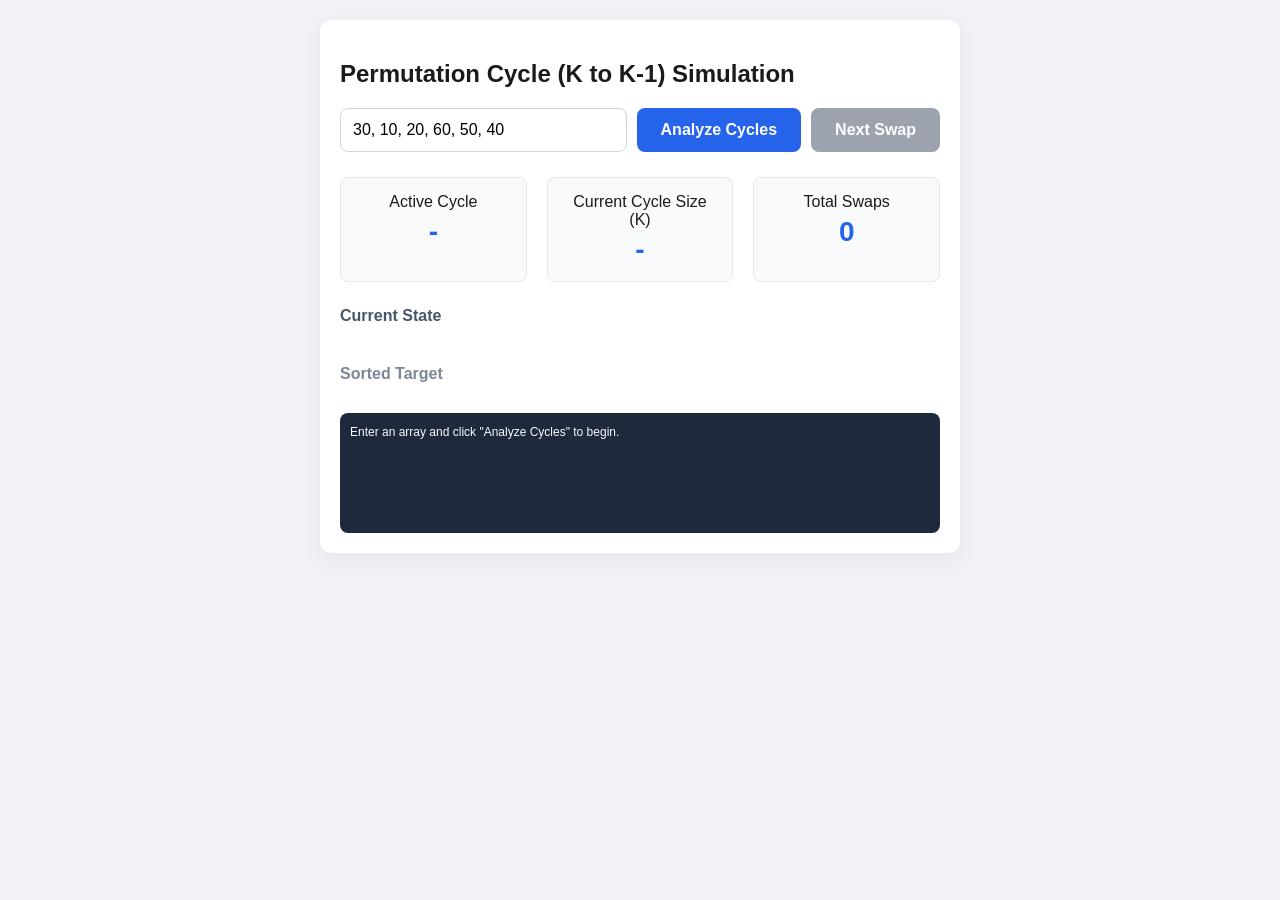
<file: static/html/min_swap_lc_2471.html>
<!DOCTYPE html>
<html lang="en">
<head>
    <meta charset="UTF-8">
    <meta name="viewport" content="width=device-width, initial-scale=1.0">
    <title>Permutation Cycle K-1 Simulation</title>
    <style>
        body {
            font-family: -apple-system, BlinkMacSystemFont, "Segoe UI", Roboto, sans-serif;
            background-color: #f0f2f5;
            color: #1a1a1a;
            display: flex;
            flex-direction: column;
            align-items: center;
            padding: 20px 10px;
            margin: 0;
        }
        .container {
            background: white;
            padding: 20px;
            border-radius: 12px;
            box-shadow: 0 8px 24px rgba(0,0,0,0.05);
            max-width: 600px;
            width: 100%;
        }
        .controls {
            display: flex;
            gap: 10px;
            margin-bottom: 25px;
        }
        input {
            flex: 1;
            padding: 12px;
            font-size: 16px;
            border: 1px solid #d1d5db;
            border-radius: 8px;
        }
        button {
            padding: 12px 24px;
            font-size: 16px;
            cursor: pointer;
            border: none;
            border-radius: 8px;
            background-color: #2563eb;
            color: white;
            font-weight: 600;
            transition: background 0.2s;
        }
        button:hover { background-color: #1d4ed8; }
        button:disabled { background-color: #9ca3af; cursor: not-allowed; }
        
        .dashboard {
            display: flex;
            gap: 20px;
            margin-bottom: 25px;
        }
        .stat-card {
            flex: 1;
            background: #f8fafc;
            border: 1px solid #e2e8f0;
            border-radius: 8px;
            padding: 15px;
            text-align: center;
        }
        .stat-value {
            font-size: 28px;
            font-weight: bold;
            color: #2563eb;
            margin-top: 5px;
            transition: color 0.3s;
        }
        .stat-value.highlight-shrink {
            color: #ea580c;
            transform: scale(1.1);
        }

        .array-row {
            display: flex;
            align-items: center;
            margin-bottom: 15px;
        }
        .row-label {
            width: 120px;
            font-weight: 600;
            color: #475569;
        }
        .array-container {
            display: flex;
            gap: 10px;
            flex-wrap: wrap;
        }
        .array-box {
            width: 40px;
            height: 40px;
            display: flex;
            align-items: center;
            justify-content: center;
            font-size: 20px;
            font-weight: bold;
            background-color: #ffffff;
            border: 2px solid #cbd5e1;
            border-radius: 8px;
            position: relative;
            transition: all 0.4s cubic-bezier(0.4, 0, 0.2, 1);
        }
        .array-box::after {
            content: attr(data-index);
            position: absolute;
            bottom: -22px;
            font-size: 13px;
            color: #64748b;
            font-weight: normal;
        }
        
        /* States */
        .highlight-swap {
            background-color: #fef08a;
            border-color: #eab308;
            transform: translateY(-5px);
            z-index: 10;
        }
        .sorted {
            background-color: #dcfce7;
            border-color: #22c55e;
            color: #166534;
        }
        .in-active-cycle {
            border-color: #3b82f6;
            border-width: 3px;
        }

        #narrative-container {
            background: #1e293b;
            color: #f8fafc;
            padding: 10px;
            border-radius: 8px;
            font-size: 12px;
            line-height: 1.6;
            min-height: 100px;
            margin-top: 30px;
        }
        .log-accent { color: #60a5fa; font-weight: bold; }
        .log-success { color: #4ade80; font-weight: bold; }
        .log-math { color: #facc15; font-weight: bold; font-family: monospace; font-size: 18px;}
    </style>
</head>
<body>

<div class="container">
    <h2>Permutation Cycle (K to K-1) Simulation</h2>
    
    <div class="controls">
        <!-- Multiple cycles example by default -->
        <input type="text" id="array-input" value="30, 10, 20, 60, 50, 40" placeholder="e.g. 40, 30, 10, 20">
        <button onclick="loadArray()">Analyze Cycles</button>
        <button id="next-btn" onclick="nextStep()" disabled>Next Swap</button>
    </div>

    <div class="dashboard">
        <div class="stat-card">
            <div>Active Cycle</div>
            <div id="stat-cycle-id" class="stat-value">-</div>
        </div>
        <div class="stat-card">
            <div>Current Cycle Size (K)</div>
            <div id="stat-k" class="stat-value">-</div>
        </div>
        <div class="stat-card">
            <div>Total Swaps</div>
            <div id="stat-swaps" class="stat-value">0</div>
        </div>
    </div>
    
    <div class="array-row" style="margin-bottom: 40px;">
        <div class="row-label">Current State</div>
        <div id="current-array" class="array-container"></div>
    </div>
    
    <div class="array-row" style="opacity: 0.7;">
        <div class="row-label">Sorted Target</div>
        <div id="target-array" class="array-container"></div>
    </div>

    <div id="narrative-container">
        Enter an array and click "Analyze Cycles" to begin.
    </div>
</div>

<script>
    let arr = [];
    let target = [];
    let steps = [];
    let currentStep = 0;
    let totalSwapsDone = 0;
    let isAnimating = false;
    
    function setNarrative(html) {
        document.getElementById('narrative-container').innerHTML = html;
    }

    function loadArray() {
        const input = document.getElementById('array-input').value;
        arr = input.split(',').map(s => parseInt(s.trim())).filter(n => !isNaN(n));
        target = [...arr].sort((a, b) => a - b);
        
        currentStep = 0;
        totalSwapsDone = 0;
        steps = [];
        
        document.getElementById('stat-cycle-id').innerText = '-';
        document.getElementById('stat-k').innerText = '-';
        document.getElementById('stat-swaps').innerText = '0';
        
        renderArrays();
        precomputeCyclesAndSteps();
        
        document.getElementById('next-btn').disabled = steps.length === 0;
        if(steps.length === 0) {
            setNarrative('<span class="log-success">Array is already sorted! No cycles to resolve.</span>');
            checkSortedColors();
        }
    }

    function renderArrays() {
        const currContainer = document.getElementById('current-array');
        const targetContainer = document.getElementById('target-array');
        currContainer.innerHTML = '';
        targetContainer.innerHTML = '';
        
        arr.forEach((val, index) => {
            // Current Box
            const box = document.createElement('div');
            box.className = 'array-box';
            box.id = `box-${index}`;
            box.innerText = val;
            box.setAttribute('data-index', `idx: ${index}`);
            currContainer.appendChild(box);

            // Target Box (Static Reference)
            const targetBox = document.createElement('div');
            targetBox.className = 'array-box sorted';
            targetBox.innerText = target[index];
            targetBox.setAttribute('data-index', `idx: ${index}`);
            targetContainer.appendChild(targetBox);
        });
    }

    function precomputeCyclesAndSteps() {
        let tempArr = [...arr];
        let visited = new Array(tempArr.length).fill(false);
        let cycleCount = 0;

        // 1. Identify all disjoint cycles
        for (let i = 0; i < tempArr.length; i++) {
            if (visited[i] || tempArr[i] === target[i]) {
                visited[i] = true;
                continue;
            }

            cycleCount++;
            let currentK = 0;
            let currIdx = i;
            let cycleIndices = [];
            
            // Trace the cycle to get its size
            while (!visited[currIdx]) {
                visited[currIdx] = true;
                cycleIndices.push(currIdx);
                currIdx = target.indexOf(tempArr[currIdx]);
                currentK++;
            }

            // 2. Generate the swaps to resolve THIS cycle
            let anchorIdx = cycleIndices[0]; // We keep swapping from the anchor
            
            while (tempArr[anchorIdx] !== target[anchorIdx]) {
                let valToMove = tempArr[anchorIdx];
                let targetIdx = target.indexOf(valToMove);
                let valAtTarget = tempArr[targetIdx];

                steps.push({
                    cycleId: cycleCount,
                    kBefore: currentK,
                    kAfter: currentK - 1,
                    idx1: anchorIdx,
                    idx2: targetIdx,
                    val1: valToMove,
                    val2: valAtTarget,
                    cycleIndices: [...cycleIndices] // for highlighting
                });

                // Perform swap in temporary array
                tempArr[anchorIdx] = valAtTarget;
                tempArr[targetIdx] = valToMove;
                currentK--;
            }
        }
        
        let msg = `Found <span class="log-accent">${cycleCount} cycles</span> that need sorting.<br><br>`;
        msg += `Formula: Swaps = N - C. (Total elements - Total cycles).<br>`;
        msg += `Click <b>Next Swap</b> to see how every swap correctly places 1 element and shrinks a cycle.`;
        setNarrative(msg);
        checkSortedColors();
    }

    function updateDashboard(cycleId, currentK, nextK) {
        document.getElementById('stat-cycle-id').innerText = cycleId;
        
        const kStat = document.getElementById('stat-k');
        kStat.innerText = currentK;
        kStat.classList.add('highlight-shrink');
        
        setTimeout(() => {
            kStat.innerText = nextK;
            kStat.classList.remove('highlight-shrink');
        }, 800);

        document.getElementById('stat-swaps').innerText = totalSwapsDone;
    }

    function checkSortedColors() {
        arr.forEach((val, index) => {
            const box = document.getElementById(`box-${index}`);
            if (val === target[index]) {
                box.classList.add('sorted');
                box.classList.remove('in-active-cycle');
            }
        });
    }

    function nextStep() {
        if (isAnimating) return;
        isAnimating = true;

        const step = steps[currentStep];
        const box1 = document.getElementById(`box-${step.idx1}`);
        const box2 = document.getElementById(`box-${step.idx2}`);

        // Highlight active cycle members
        arr.forEach((v, i) => {
            const box = document.getElementById(`box-${i}`);
            if(step.cycleIndices.includes(i) && arr[i] !== target[i]) {
                box.classList.add('in-active-cycle');
            }
        });

        // Narrative
        let narrative = `<b>Resolving Cycle ${step.cycleId}</b><br><br>`;
        narrative += `Looking at index <span class="log-accent">${step.idx1}</span>. It holds <span class="log-accent">${step.val1}</span>.<br>`;
        narrative += `Target array shows <span class="log-accent">${step.val1}</span> belongs at index <span class="log-accent">${step.idx2}</span>.<br>`;
        narrative += `Swapping index ${step.idx1} and ${step.idx2}...`;
        setNarrative(narrative);

        // Highlight swap
        box1.classList.add('highlight-swap');
        box2.classList.add('highlight-swap');

        // Execute Swap animation
        setTimeout(() => {
            // Logic Swap
            arr[step.idx1] = step.val2;
            arr[step.idx2] = step.val1;
            totalSwapsDone++;

            // UI Swap
            box1.innerText = step.val2;
            box2.innerText = step.val1;

            updateDashboard(step.cycleId, step.kBefore, step.kAfter);
            checkSortedColors();

            // Post-swap narrative
            setTimeout(() => {
                box1.classList.remove('highlight-swap');
                box2.classList.remove('highlight-swap');
                
                let successMsg = `<b>Success!</b> <span class="log-success">${step.val1}</span> is now permanently locked into its correct spot.<br><br>`;
                
                if (step.kAfter === 1) {
                    successMsg += `The element it swapped with (<span class="log-success">${step.val2}</span>) accidentally fell into its correct spot too!<br>`;
                    successMsg += `<span class="log-math">Cycle resolved! (K went from 2 to 0)</span>`;
                } else {
                    successMsg += `Because we fixed 1 element, the cycle shrinks: <span class="log-math">K = ${step.kBefore} &rarr; ${step.kAfter}</span>.`;
                }
                
                setNarrative(successMsg);
                
                currentStep++;
                isAnimating = false;
                
                if (currentStep >= steps.length) {
                    setNarrative(`<span class="log-success">All cycles resolved! Total swaps performed: ${totalSwapsDone}</span>`);
                    document.getElementById('next-btn').disabled = true;
                    document.getElementById('stat-cycle-id').innerText = '-';
                    document.getElementById('stat-k').innerText = '0';
                }
            }, 600);
        }, 1000);
    }
</script>

</body>
</html>
</file>
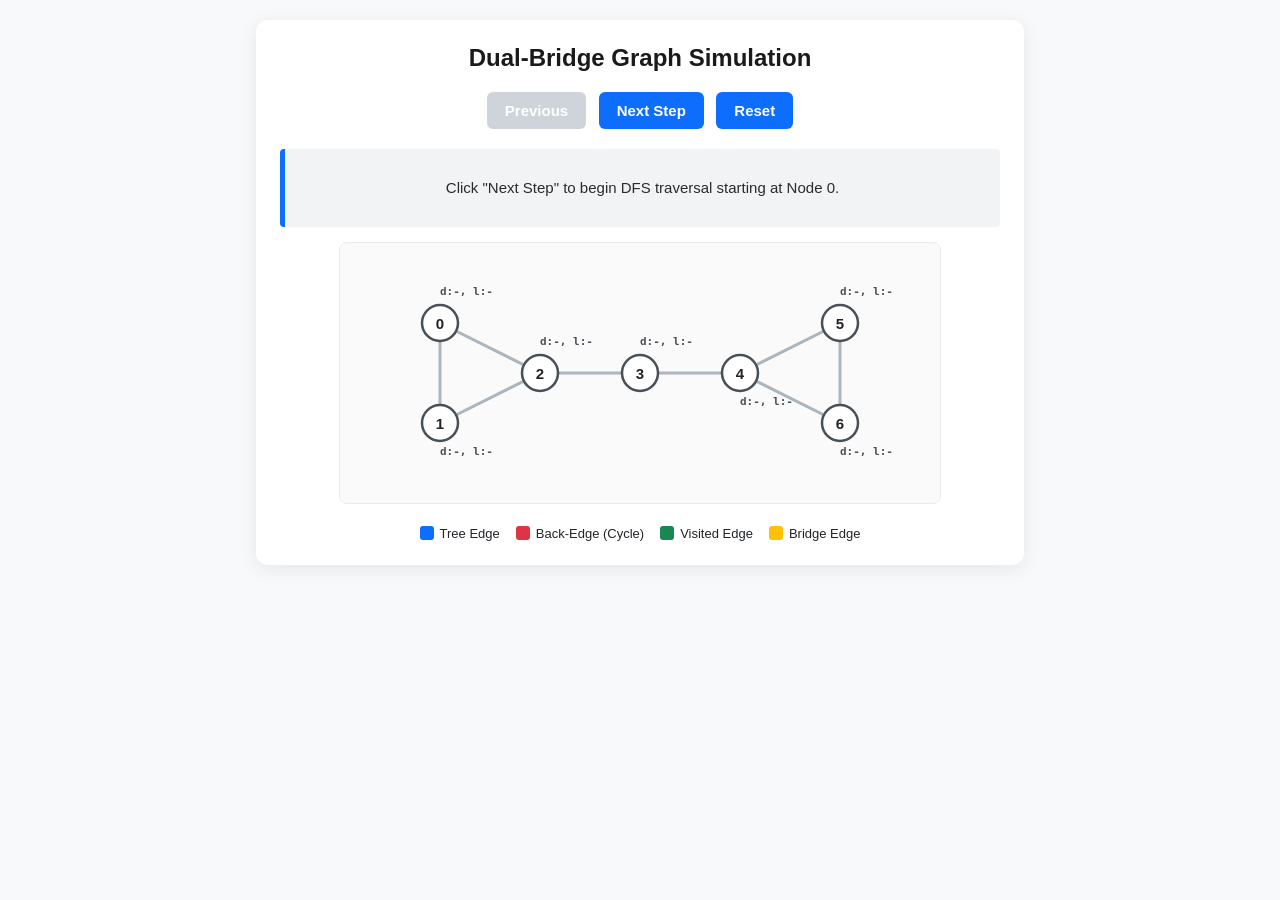
<file: static/html/tarjan.html>
<!DOCTYPE html>
<html lang="en">
<head>
    <meta charset="UTF-8">
    <meta name="viewport" content="width=device-width, initial-scale=1.0">
    <title>2-Bridge Critical Connections Simulator</title>
    <style>
        body {
            font-family: -apple-system, BlinkMacSystemFont, "Segoe UI", Roboto, Helvetica, Arial, sans-serif;
            background-color: #f8f9fa;
            color: #212529;
            display: flex;
            flex-direction: column;
            align-items: center;
            padding: 20px;
            margin: 0;
        }
        .container {
            background: #ffffff;
            padding: 24px;
            border-radius: 12px;
            box-shadow: 0 4px 20px rgba(0,0,0,0.08);
            max-width: 720px;
            width: 100%;
            text-align: center;
        }
        h2 { margin-top: 0; color: #1a1a1a; }
        .controls { margin-bottom: 20px; }
        button {
            background-color: #0d6efd;
            color: white;
            border: none;
            padding: 10px 18px;
            font-size: 15px;
            font-weight: 600;
            border-radius: 6px;
            cursor: pointer;
            margin: 0 4px;
            transition: background-color 0.2s;
        }
        button:hover { background-color: #0b5ed7; }
        button:disabled { background-color: #ced4da; cursor: not-allowed; }
        .explanation {
            min-height: 54px;
            font-size: 15px;
            font-weight: 500;
            line-height: 1.4;
            color: #2b2b2b;
            margin-bottom: 15px;
            padding: 12px 16px;
            background: #f1f3f5;
            border-left: 5px solid #0d6efd;
            border-radius: 4px;
            display: flex;
            align-items: center;
            justify-content: center;
            text-align: left;
        }
        svg {
            background: #fafafa;
            border: 1px solid #e9ecef;
            border-radius: 8px;
            overflow: visible;
        }
        .node circle {
            fill: #ffffff;
            stroke: #495057;
            stroke-width: 2.5;
            transition: all 0.3s ease;
        }
        .node.active circle {
            stroke: #0d6efd;
            stroke-width: 4;
            fill: #e7f1ff;
        }
        .node.visited circle {
            stroke: #198754;
        }
        .node text.id {
            font-size: 15px;
            font-weight: bold;
            text-anchor: middle;
            dominant-baseline: central;
            fill: #212529;
        }
        .labels {
            font-size: 11px;
            fill: #495057;
            font-family: monospace;
            font-weight: 600;
        }
        .edge {
            stroke: #adb5bd;
            stroke-width: 3;
            transition: all 0.3s ease;
        }
        .edge.tree { stroke: #0d6efd; stroke-width: 4; }
        .edge.back { stroke: #dc3545; stroke-width: 3.5; stroke-dasharray: 6, 4; }
        .edge.visited { stroke: #198754; stroke-width: 3; }
        .edge.bridge { stroke: #ffc107; stroke-width: 6; }
        
        .legend {
            display: flex;
            justify-content: center;
            flex-wrap: wrap;
            gap: 16px;
            margin-top: 18px;
            font-size: 13px;
            font-weight: 500;
        }
        .legend-item { display: flex; align-items: center; gap: 6px; }
        .color-box { width: 14px; height: 14px; border-radius: 3px; }
    </style>
</head>
<body>

<div class="container">
    <h2>Dual-Bridge Graph Simulation</h2>
    
    <div class="controls">
        <button id="prevBtn" onclick="prevStep()" disabled>Previous</button>
        <button id="nextBtn" onclick="nextStep()">Next Step</button>
        <button onclick="reset()">Reset</button>
    </div>

    <div class="explanation" id="explText">Click "Next Step" to begin DFS traversal starting at Node 0.</div>

    <svg width="600" height="260">
        <!-- Edges -->
        <!-- Cycle 1 -->
        <line id="edge-0-1" class="edge" x1="100" y1="80" x2="100" y2="180" />
        <line id="edge-0-2" class="edge" x1="100" y1="80" x2="200" y2="130" />
        <line id="edge-1-2" class="edge" x1="100" y1="180" x2="200" y2="130" />
        
        <!-- Bridge 1 -->
        <line id="edge-2-3" class="edge" x1="200" y1="130" x2="300" y2="130" />
        
        <!-- Bridge 2 -->
        <line id="edge-3-4" class="edge" x1="300" y1="130" x2="400" y2="130" />
        
        <!-- Cycle 2 -->
        <line id="edge-4-5" class="edge" x1="400" y1="130" x2="500" y2="80" />
        <line id="edge-4-6" class="edge" x1="400" y1="130" x2="500" y2="180" />
        <line id="edge-5-6" class="edge" x1="500" y1="80" x2="500" y2="180" />

        <!-- Nodes -->
        <g class="node" id="node-0" transform="translate(100, 80)">
            <circle r="18"></circle>
            <text class="id">0</text>
            <text class="labels" y="-28" id="label-0">d:-, l:-</text>
        </g>
        <g class="node" id="node-1" transform="translate(100, 180)">
            <circle r="18"></circle>
            <text class="id">1</text>
            <text class="labels" y="32" id="label-1">d:-, l:-</text>
        </g>
        <g class="node" id="node-2" transform="translate(200, 130)">
            <circle r="18"></circle>
            <text class="id">2</text>
            <text class="labels" y="-28" id="label-2">d:-, l:-</text>
        </g>
        <g class="node" id="node-3" transform="translate(300, 130)">
            <circle r="18"></circle>
            <text class="id">3</text>
            <text class="labels" y="-28" id="label-3">d:-, l:-</text>
        </g>
        <g class="node" id="node-4" transform="translate(400, 130)">
            <circle r="18"></circle>
            <text class="id">4</text>
            <text class="labels" y="32" id="label-4">d:-, l:-</text>
        </g>
        <g class="node" id="node-5" transform="translate(500, 80)">
            <circle r="18"></circle>
            <text class="id">5</text>
            <text class="labels" y="-28" id="label-5">d:-, l:-</text>
        </g>
        <g class="node" id="node-6" transform="translate(500, 180)">
            <circle r="18"></circle>
            <text class="id">6</text>
            <text class="labels" y="32" id="label-6">d:-, l:-</text>
        </g>
    </svg>

    <div class="legend">
        <div class="legend-item"><div class="color-box" style="background: #0d6efd;"></div> Tree Edge</div>
        <div class="legend-item"><div class="color-box" style="background: #dc3545;"></div> Back-Edge (Cycle)</div>
        <div class="legend-item"><div class="color-box" style="background: #198754;"></div> Visited Edge</div>
        <div class="legend-item"><div class="color-box" style="background: #ffc107;"></div> Bridge Edge</div>
    </div>
</div>

<script>
    const steps = [
        {
            msg: "Start DFS at Node 0. Initialize disc[0]=1, low[0]=1.",
            nodes: {0: {d:1, l:1, state:'active'}},
            edges: {}
        },
        {
            msg: "Traverse to unvisited Node 1. Set disc[1]=2, low[1]=2.",
            nodes: {0: {d:1, l:1, state:'visited'}, 1: {d:2, l:2, state:'active'}},
            edges: {'0-1': 'tree'}
        },
        {
            msg: "Traverse to unvisited Node 2. Set disc[2]=3, low[2]=3.",
            nodes: {0: {d:1, l:1, state:'visited'}, 1: {d:2, l:2, state:'visited'}, 2: {d:3, l:3, state:'active'}},
            edges: {'0-1': 'tree', '1-2': 'tree'}
        },
        {
            msg: "Node 2 sees already visited Node 0! Back-edge found! Update low[2] = min(3, disc[0]) = 1.",
            nodes: {0: {d:1, l:1, state:'visited'}, 1: {d:2, l:2, state:'visited'}, 2: {d:3, l:1, state:'active'}},
            edges: {'0-1': 'tree', '1-2': 'tree', '0-2': 'back'}
        },
        {
            msg: "Node 2 continues to unvisited Node 3. Set disc[3]=4, low[3]=4.",
            nodes: {0: {d:1, l:1, state:'visited'}, 1: {d:2, l:2, state:'visited'}, 2: {d:3, l:1, state:'visited'}, 3: {d:4, l:4, state:'active'}},
            edges: {'0-1': 'tree', '1-2': 'tree', '0-2': 'back', '2-3': 'tree'}
        },
        {
            msg: "Node 3 traverses to unvisited Node 4. Set disc[4]=5, low[4]=5.",
            nodes: {0: {d:1, l:1, state:'visited'}, 1: {d:2, l:2, state:'visited'}, 2: {d:3, l:1, state:'visited'}, 3: {d:4, l:4, state:'visited'}, 4: {d:5, l:5, state:'active'}},
            edges: {'0-1': 'tree', '1-2': 'tree', '0-2': 'back', '2-3': 'tree', '3-4': 'tree'}
        },
        {
            msg: "Node 4 traverses to unvisited Node 5. Set disc[5]=6, low[5]=6.",
            nodes: {0: {d:1, l:1, state:'visited'}, 1: {d:2, l:2, state:'visited'}, 2: {d:3, l:1, state:'visited'}, 3: {d:4, l:4, state:'visited'}, 4: {d:5, l:5, state:'visited'}, 5: {d:6, l:6, state:'active'}},
            edges: {'0-1': 'tree', '1-2': 'tree', '0-2': 'back', '2-3': 'tree', '3-4': 'tree', '4-5': 'tree'}
        },
        {
            msg: "Node 5 traverses to unvisited Node 6. Set disc[6]=7, low[6]=7.",
            nodes: {0: {d:1, l:1, state:'visited'}, 1: {d:2, l:2, state:'visited'}, 2: {d:3, l:1, state:'visited'}, 3: {d:4, l:4, state:'visited'}, 4: {d:5, l:5, state:'visited'}, 5: {d:6, l:6, state:'visited'}, 6: {d:7, l:7, state:'active'}},
            edges: {'0-1': 'tree', '1-2': 'tree', '0-2': 'back', '2-3': 'tree', '3-4': 'tree', '4-5': 'tree', '5-6': 'tree'}
        },
        {
            msg: "Node 6 sees already visited Node 4! Back-edge found! Update low[6] = min(7, disc[4]) = 5.",
            nodes: {0: {d:1, l:1, state:'visited'}, 1: {d:2, l:2, state:'visited'}, 2: {d:3, l:1, state:'visited'}, 3: {d:4, l:4, state:'visited'}, 4: {d:5, l:5, state:'visited'}, 5: {d:6, l:6, state:'visited'}, 6: {d:7, l:5, state:'active'}},
            edges: {'0-1': 'tree', '1-2': 'tree', '0-2': 'back', '2-3': 'tree', '3-4': 'tree', '4-5': 'tree', '5-6': 'tree', '4-6': 'back'}
        },
        {
            msg: "Backtrack to 5. Update low[5] = min(6, low[6]) = 5. Check bridge for (5,6): is low[6](5) > disc[5](6)? NO.",
            nodes: {0: {d:1, l:1, state:'visited'}, 1: {d:2, l:2, state:'visited'}, 2: {d:3, l:1, state:'visited'}, 3: {d:4, l:4, state:'visited'}, 4: {d:5, l:5, state:'visited'}, 5: {d:6, l:5, state:'active'}, 6: {d:7, l:5, state:'visited'}},
            edges: {'0-1': 'tree', '1-2': 'tree', '0-2': 'back', '2-3': 'tree', '3-4': 'tree', '4-5': 'tree', '5-6': 'visited', '4-6': 'back'}
        },
        {
            msg: "Backtrack to 4. Update low[4] = min(5, low[5]) = 5. Check bridge for (4,5): is low[5](5) > disc[4](5)? NO.",
            nodes: {0: {d:1, l:1, state:'visited'}, 1: {d:2, l:2, state:'visited'}, 2: {d:3, l:1, state:'visited'}, 3: {d:4, l:4, state:'visited'}, 4: {d:5, l:5, state:'active'}, 5: {d:6, l:5, state:'visited'}, 6: {d:7, l:5, state:'visited'}},
            edges: {'0-1': 'tree', '1-2': 'tree', '0-2': 'back', '2-3': 'tree', '3-4': 'tree', '4-5': 'visited', '5-6': 'visited', '4-6': 'back'}
        },
        {
            msg: "Backtrack to 3. Update low[3] = min(4, low[4]) = 4. Check bridge for (3,4): is low[4](5) > disc[3](4)? YES! Bridge #1!",
            nodes: {0: {d:1, l:1, state:'visited'}, 1: {d:2, l:2, state:'visited'}, 2: {d:3, l:1, state:'visited'}, 3: {d:4, l:4, state:'active'}, 4: {d:5, l:5, state:'visited'}, 5: {d:6, l:5, state:'visited'}, 6: {d:7, l:5, state:'visited'}},
            edges: {'0-1': 'tree', '1-2': 'tree', '0-2': 'back', '2-3': 'tree', '3-4': 'bridge', '4-5': 'visited', '5-6': 'visited', '4-6': 'back'}
        },
        {
            msg: "Backtrack to 2. Update low[2] = min(1, low[3]) = 1. Check bridge for (2,3): is low[3](4) > disc[2](3)? YES! Bridge #2!",
            nodes: {0: {d:1, l:1, state:'visited'}, 1: {d:2, l:2, state:'visited'}, 2: {d:3, l:1, state:'active'}, 3: {d:4, l:4, state:'visited'}, 4: {d:5, l:5, state:'visited'}, 5: {d:6, l:5, state:'visited'}, 6: {d:7, l:5, state:'visited'}},
            edges: {'0-1': 'tree', '1-2': 'tree', '0-2': 'back', '2-3': 'bridge', '3-4': 'bridge', '4-5': 'visited', '5-6': 'visited', '4-6': 'back'}
        },
        {
            msg: "Backtrack to 1. Update low[1] = min(2, low[2]) = 1. Check bridge for (1,2): is low[2](1) > disc[1](2)? NO.",
            nodes: {0: {d:1, l:1, state:'visited'}, 1: {d:2, l:1, state:'active'}, 2: {d:3, l:1, state:'visited'}, 3: {d:4, l:4, state:'visited'}, 4: {d:5, l:5, state:'visited'}, 5: {d:6, l:5, state:'visited'}, 6: {d:7, l:5, state:'visited'}},
            edges: {'0-1': 'tree', '1-2': 'visited', '0-2': 'back', '2-3': 'bridge', '3-4': 'bridge', '4-5': 'visited', '5-6': 'visited', '4-6': 'back'}
        },
        {
            msg: "Backtrack to 0. Update low[0] = min(1, low[1]) = 1. Check bridge for (0,1): is low[1](1) > disc[0](1)? NO.",
            nodes: {0: {d:1, l:1, state:'active'}, 1: {d:2, l:1, state:'visited'}, 2: {d:3, l:1, state:'visited'}, 3: {d:4, l:4, state:'visited'}, 4: {d:5, l:5, state:'visited'}, 5: {d:6, l:5, state:'visited'}, 6: {d:7, l:5, state:'visited'}},
            edges: {'0-1': 'visited', '1-2': 'visited', '0-2': 'back', '2-3': 'bridge', '3-4': 'bridge', '4-5': 'visited', '5-6': 'visited', '4-6': 'back'}
        },
        {
            msg: "DFS Complete! The algorithm successfully found BOTH critical connections: [3, 4] and [2, 3].",
            nodes: {0: {d:1, l:1, state:'visited'}, 1: {d:2, l:1, state:'visited'}, 2: {d:3, l:1, state:'visited'}, 3: {d:4, l:4, state:'visited'}, 4: {d:5, l:5, state:'visited'}, 5: {d:6, l:5, state:'visited'}, 6: {d:7, l:5, state:'visited'}},
            edges: {'0-1': 'visited', '1-2': 'visited', '0-2': 'back', '2-3': 'bridge', '3-4': 'bridge', '4-5': 'visited', '5-6': 'visited', '4-6': 'back'}
        }
    ];

    let currentStep = -1;

    function updateVisuals(stepData) {
        if (!stepData) return;
        
        document.getElementById('explText').innerText = stepData.msg;

        // Reset elements
        document.querySelectorAll('.node').forEach(el => el.className.baseVal = 'node');
        document.querySelectorAll('.edge').forEach(el => el.className.baseVal = 'edge');
        document.querySelectorAll('.labels').forEach(el => el.textContent = 'd:-, l:-');

        // Apply Node States
        for (const [nodeId, data] of Object.entries(stepData.nodes)) {
            const nodeEl = document.getElementById(`node-${nodeId}`);
            if (nodeEl) {
                nodeEl.className.baseVal = `node ${data.state}`;
                document.getElementById(`label-${nodeId}`).textContent = `d:${data.d}, l:${data.l}`;
            }
        }

        // Apply Edge States
        for (const [edgeKey, state] of Object.entries(stepData.edges)) {
            let edgeEl = document.getElementById(`edge-${edgeKey}`);
            if (!edgeEl) {
                // Check reverse id string if drawn backwards
                const [u, v] = edgeKey.split('-');
                edgeEl = document.getElementById(`edge-${v}-${u}`);
            }
            if (edgeEl) {
                edgeEl.className.baseVal = `edge ${state}`;
            }
        }
    }

    function nextStep() {
        if (currentStep < steps.length - 1) {
            currentStep++;
            updateVisuals(steps[currentStep]);
            document.getElementById('prevBtn').disabled = false;
        }
        if (currentStep === steps.length - 1) {
            document.getElementById('nextBtn').disabled = true;
        }
    }

    function prevStep() {
        if (currentStep > 0) {
            currentStep--;
            updateVisuals(steps[currentStep]);
            document.getElementById('nextBtn').disabled = false;
        }
        if (currentStep === 0) {
            document.getElementById('prevBtn').disabled = true;
        }
    }

    function reset() {
        currentStep = -1;
        document.getElementById('explText').innerText = 'Click "Next Step" to begin DFS traversal starting at Node 0.';
        document.querySelectorAll('.node').forEach(el => el.className.baseVal = 'node');
        document.querySelectorAll('.edge').forEach(el => el.className.baseVal = 'edge');
        document.querySelectorAll('.labels').forEach(el => el.textContent = 'd:-, l:-');
        document.getElementById('prevBtn').disabled = true;
        document.getElementById('nextBtn').disabled = false;
    }
</script>

</body>
</html>
</file>
